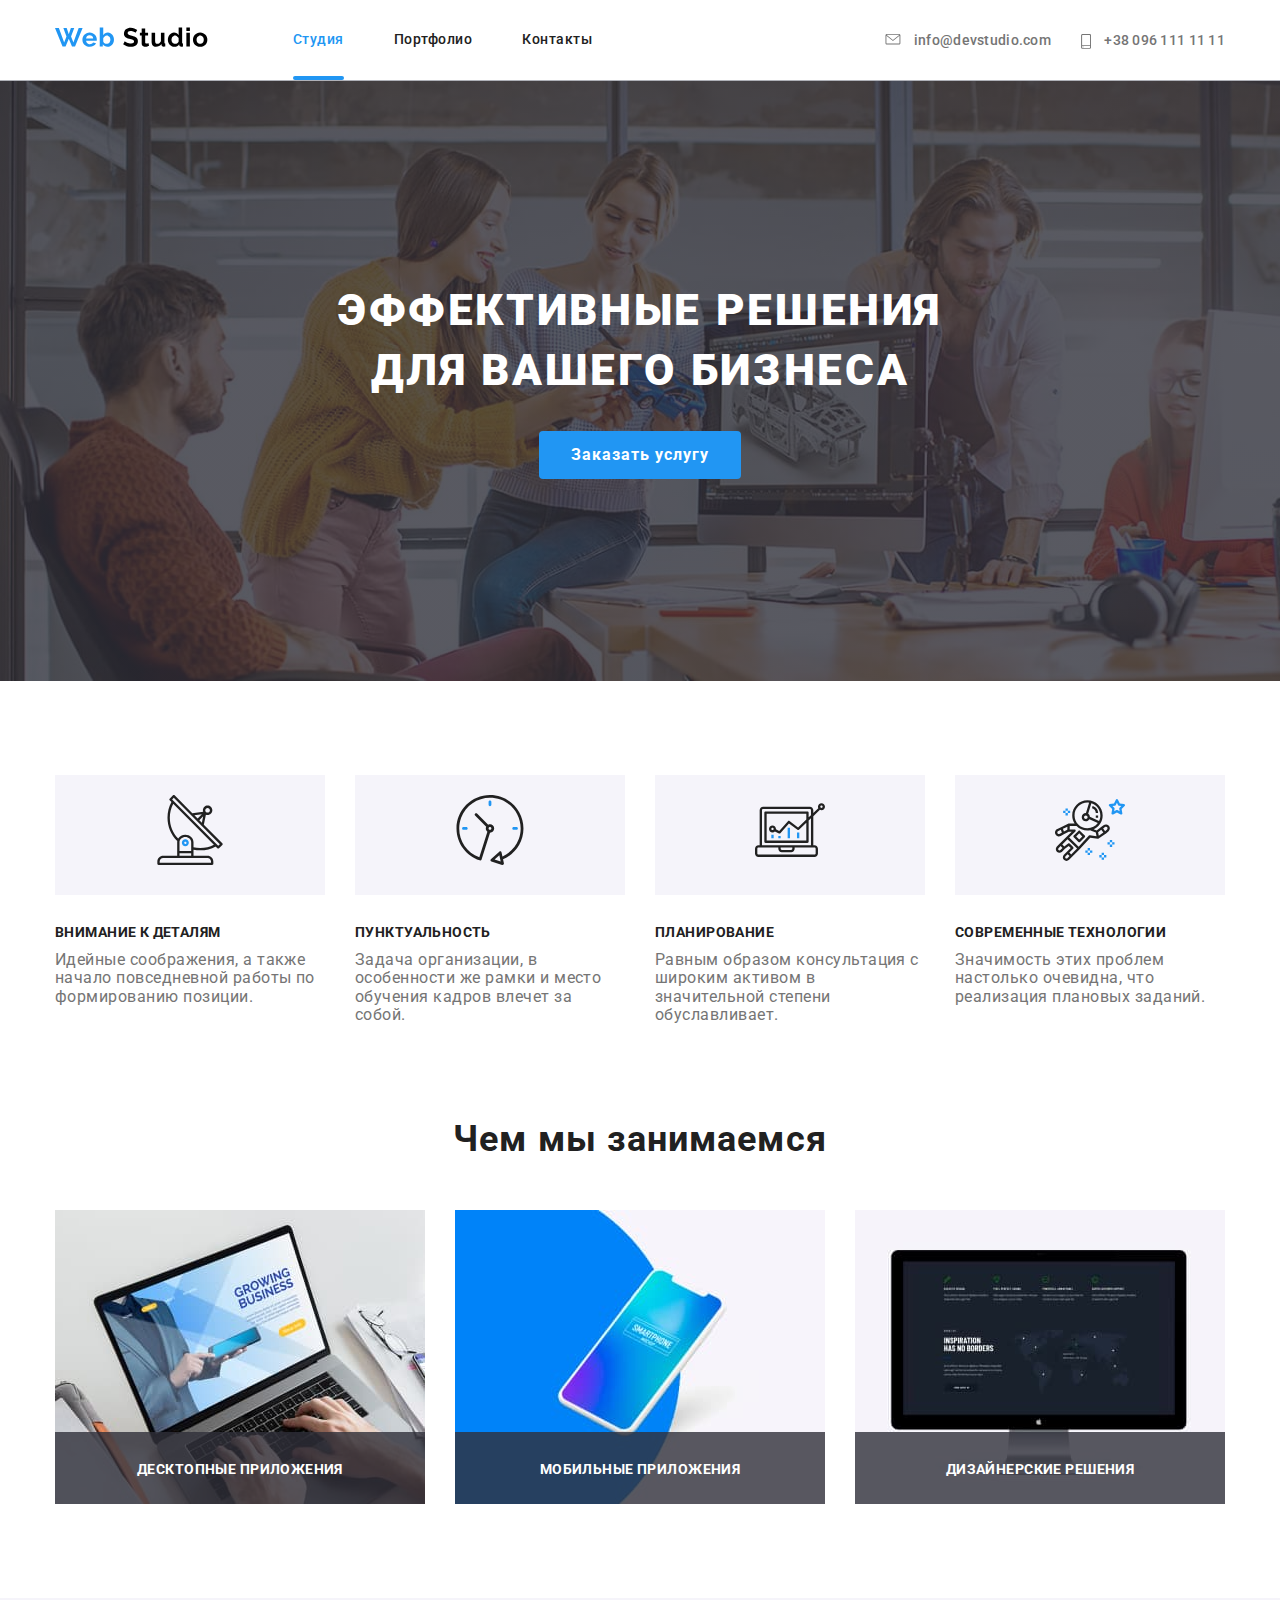
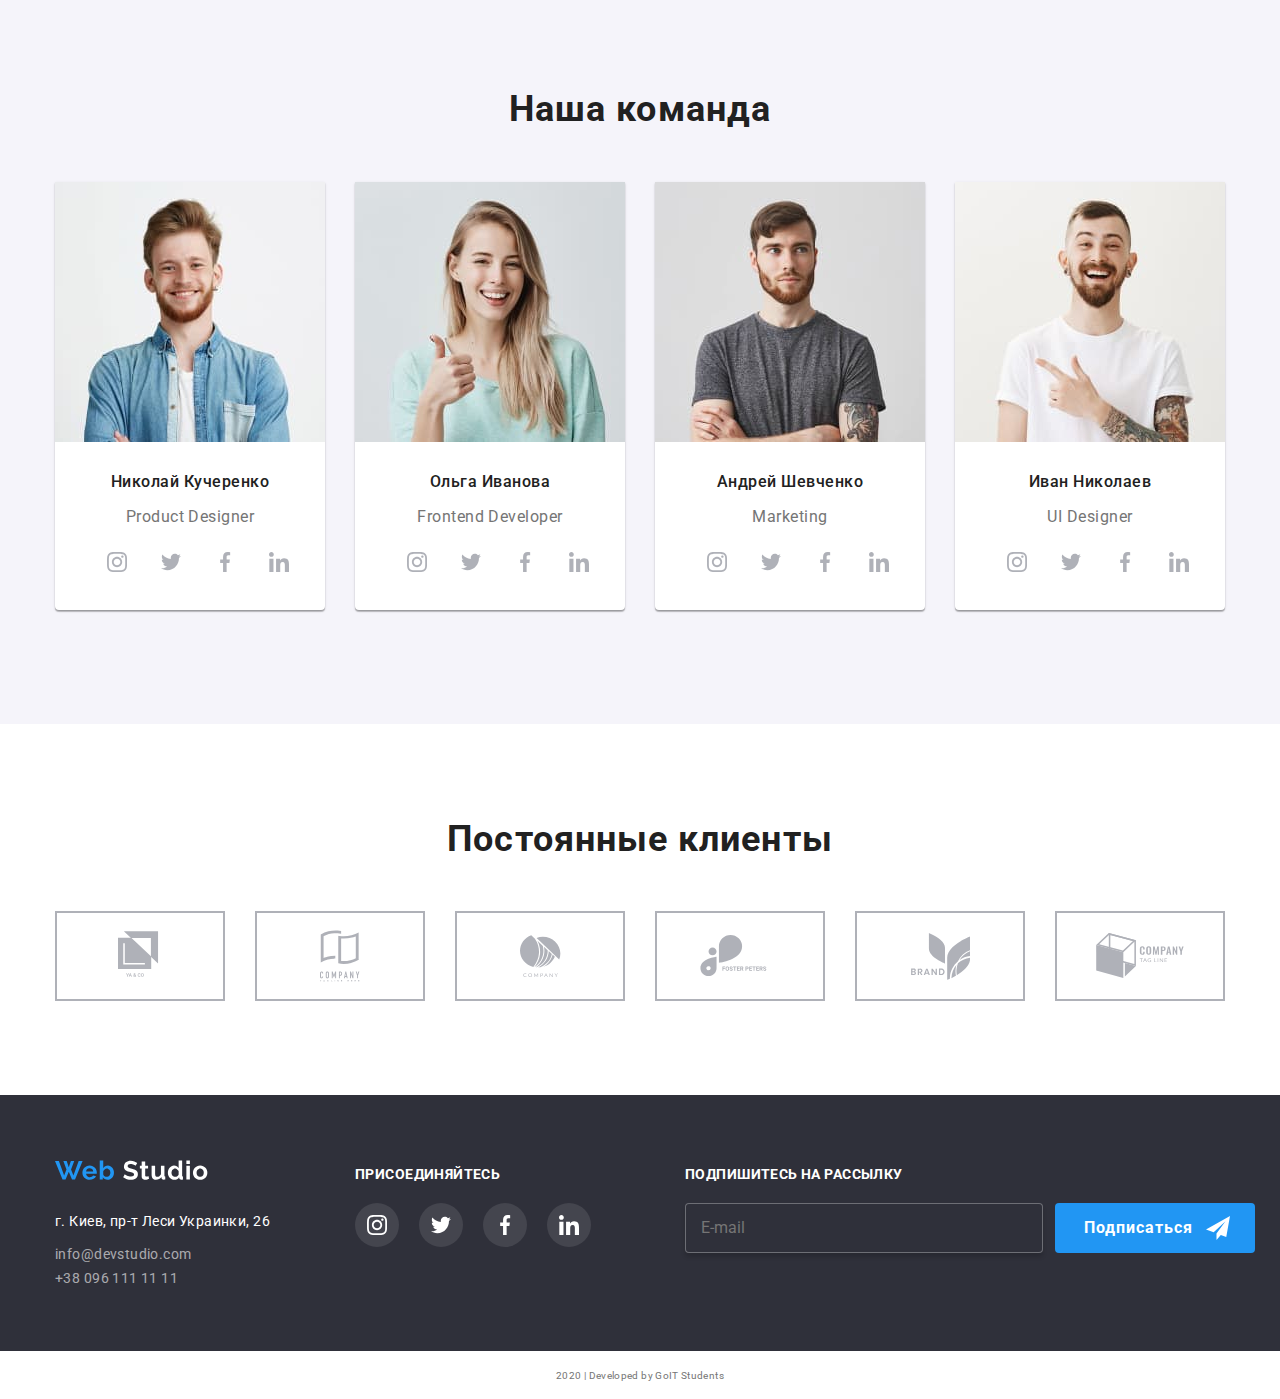
<file: index.html>
<!DOCTYPE html>
<html lang="ru">
  <head>
    <meta charset="UTF-8" />
    <meta name="viewport" content="width=device-width, initial-scale=1.0" />
    <title class="logo">WebStudio</title>
    <link
      href="https://fonts.googleapis.com/css2?family=Raleway:wght@700&family=Roboto:wght@400;500;700;900&display=swap"
      rel="stylesheet"
    />
    <link
      rel="stylesheet"
      href="https://cdnjs.cloudflare.com/ajax/libs/modern-normalize/0.6.0/modern-normalize.min.css"
    />
    <link rel="stylesheet" href="./css/main.css" />
    <link rel="stylesheet" href="./css/webstud.css" />
  </head>
  <body>
    <header class="page-header">
      <div class="container main-nav">
        <!-- ВОПРОС -->
        <nav class="main-nav">
          <a href="./index.html" class="logo">
            <svg class="icon-log">
              <use href="./images/sprite.svg#icon-webstudioheader"></use>
            </svg>
          </a>
          <ul class="site-nav list">
            <li class="item">
              <a href="./index.html" class="link current">Студия</a>
            </li>
            <li class="item">
              <a href="./portfolio.html" class="link">Портфолио</a>
            </li>
            <li class="item"><a href="" class="link">Контакты</a></li>
          </ul>
        </nav>

        <ul class="site-cont list">
          <li class="item">
            <a href="mailto:info@devstudio.com" class="address">
              <svg class="envelope">
                <use href="./images/sprite.svg#icon-envelope"></use>
              </svg>
              info@devstudio.com
            </a>
          </li>
          <li class="item">
            <a href="tel:+380961111111" class="address">
              <svg class="smartphone">
                <use href="./images/sprite.svg#icon-smartphone"></use>
              </svg>
              +38 096 111 11 11
            </a>
          </li>
        </ul>
      </div>
    </header>

    <main>
      <!-- Герой -->
      <section class="hero">
        <div class="centered-banner">
          <h1 class="banner-title">
            Эффективные решения <br />
            для вашего бизнеса
          </h1>
          <button class="banner-btn" data-modal-open>
            <span class="banner-btn-text">Заказать услугу</span>
          </button>
        </div>
      </section>

      <!-- Особенности-->
      <section class="feature-section">
        <div class="container">
          <ul class="feature list">
            <li class="feature-item">
              <div class="feature-icon-bg">
                <svg class="feature-icon">
                  <use href="./images/sprite.svg#icon-antenna1"></use>
                </svg>
              </div>
              <h3 class="title">Внимание к деталям</h3>
              <p class="text">
                Идейные соображения, а также начало повседневной работы по
                формированию позиции.
              </p>
            </li>
            <li class="feature-item">
              <div class="feature-icon-bg">
                <svg class="feature-icon">
                  <use href="./images/sprite.svg#icon-clock1"></use>
                </svg>
              </div>
              <h3 class="title">Пунктуальность</h3>
              <p class="text">
                Задача организации, в особенности же рамки и место обучения
                кадров влечет за собой.
              </p>
            </li>
            <li class="feature-item">
              <div class="feature-icon-bg">
                <svg class="feature-icon">
                  <use href="./images/sprite.svg#icon-diagram1"></use>
                </svg>
              </div>
              <h3 class="title">Планирование</h3>
              <p class="text">
                Равным образом консультация с широким активом в значительной
                степени обуславливает.
              </p>
            </li>
            <li class="feature-item">
              <div class="feature-icon-bg">
                <svg class="feature-icon">
                  <use href="./images/sprite.svg#icon-astronaut1"></use>
                </svg>
              </div>
              <h3 class="title">Современные технологии</h3>
              <p class="text">
                Значимость этих проблем настолько очевидна, что реализация
                плановых заданий.
              </p>
            </li>
          </ul>
        </div>
      </section>

      <!-- Наши услуги -->
      <section class="wwd-section">
        <div class="container">
          <h2 class="section-title">Чем мы занимаемся</h2>
          <ul class="service list">
            <li class="service-item">
              <div class="wwd-position">
                <img
                  src="./images/laptop.jpg"
                  alt="Ноутбук"
                  width="370"
                  height="294"
                />
                <h3 class="subtitle">Десктопные приложения</h3>
              </div>
            </li>

            <li class="service-item">
              <div class="wwd-position">
                <img
                  src="./images/phone.jpg"
                  alt="Смартфон"
                  width="370"
                  height="294"
                />
                <h3 class="subtitle">Мобильные приложения</h3>
              </div>
            </li>

            <li class="service-item">
              <div class="wwd-position">
                <img
                  src="./images/pc.jpg"
                  alt="Монитор"
                  width="370"
                  height="294"
                />
                <h3 class="subtitle">Дизайнерские решения</h3>
              </div>
            </li>
          </ul>
        </div>
      </section>

      <!-- Наша команда -->
      <section class="team-section">
        <div class="container">
          <h2 class="section-title">Наша команда</h2>
          <ul class="team list">
            <li class="team-card">
              <img
                class="team-member"
                src="./images/nikolay.jpg"
                alt="Фото Николая"
                width="270"
                height="260"
              />

              <h3 class="subtitle">Николай Кучеренко</h3>
              <p class="text">Product Designer</p>
              <ul class="team-links">
                <li class="team-link">
                  <a href="" aria-label="Instagram" class="logo-link">
                    <svg class="team-icon">
                      <use href="./images/sprite.svg#icon-instagram1"></use>
                    </svg>
                  </a>
                </li>
                <li class="team-link">
                  <a href="" aria-label="Twitter" class="logo-link">
                    <svg class="team-icon">
                      <use href="./images/sprite.svg#icon-twitter1"></use>
                    </svg>
                  </a>
                </li>
                <li class="team-link">
                  <a href="" aria-label="Facebook" class="logo-link">
                    <svg class="team-icon">
                      <use href="./images/sprite.svg#icon-facebook1"></use>
                    </svg>
                  </a>
                </li>
                <li class="team-link">
                  <a href="" aria-label="Linkedin" class="logo-link">
                    <svg class="team-icon">
                      <use href="./images/sprite.svg#icon-linkedin1"></use>
                    </svg>
                  </a>
                </li>
              </ul>
            </li>
            <li class="team-card">
              <img
                class="team-member"
                src="./images/olga.jpg"
                alt="Фото Ольги"
                width="270"
                height="260"
              />

              <h3 class="subtitle">Ольга Иванова</h3>
              <p class="text">Frontend Developer</p>
              <ul class="team-links">
                <li class="team-link">
                  <a href="" aria-label="Instagram" class="logo-link">
                    <svg class="team-icon">
                      <use href="./images/sprite.svg#icon-instagram1"></use>
                    </svg>
                  </a>
                </li>
                <li class="team-link">
                  <a href="" aria-label="Twitter" class="logo-link">
                    <svg class="team-icon">
                      <use href="./images/sprite.svg#icon-twitter1"></use>
                    </svg>
                  </a>
                </li>
                <li class="team-link">
                  <a href="" aria-label="Facebook" class="logo-link">
                    <svg class="team-icon">
                      <use href="./images/sprite.svg#icon-facebook1"></use>
                    </svg>
                  </a>
                </li>
                <li class="team-link">
                  <a href="" aria-label="Linkedin" class="logo-link">
                    <svg class="team-icon">
                      <use href="./images/sprite.svg#icon-linkedin1"></use>
                    </svg>
                  </a>
                </li>
              </ul>
            </li>
            <li class="team-card">
              <img
                class="team-member"
                src="./images/andrey.jpg"
                alt="Фото Андрея"
                width="270"
                height="260"
              />

              <h3 class="subtitle">Андрей Шевченко</h3>
              <p class="text">Marketing</p>
              <ul class="team-links">
                <li class="team-link">
                  <a href="" aria-label="Instagram" class="logo-link">
                    <svg class="team-icon">
                      <use href="./images/sprite.svg#icon-instagram1"></use>
                    </svg>
                  </a>
                </li>
                <li class="team-link">
                  <a href="" aria-label="Twitter" class="logo-link">
                    <svg class="team-icon">
                      <use href="./images/sprite.svg#icon-twitter1"></use>
                    </svg>
                  </a>
                </li>
                <li class="team-link">
                  <a href="" aria-label="Facebook" class="logo-link">
                    <svg class="team-icon">
                      <use href="./images/sprite.svg#icon-facebook1"></use>
                    </svg>
                  </a>
                </li>
                <li class="team-link">
                  <a href="" aria-label="Linkedin" class="logo-link">
                    <svg class="team-icon">
                      <use href="./images/sprite.svg#icon-linkedin1"></use>
                    </svg>
                  </a>
                </li>
              </ul>
            </li>
            <li class="team-card">
              <img
                class="team-member"
                src="./images/ivan.jpg"
                alt="Фото Ивана"
                width="270"
                height="260"
              />

              <h3 class="subtitle">Иван Николаев</h3>
              <p class="text">UI Designer</p>
              <ul class="team-links">
                <li class="team-link">
                  <a href="" aria-label="Instagram" class="logo-link">
                    <svg class="team-icon">
                      <use href="./images/sprite.svg#icon-instagram1"></use>
                    </svg>
                  </a>
                </li>
                <li class="team-link">
                  <a href="" aria-label="Twitter" class="logo-link">
                    <svg class="team-icon">
                      <use href="./images/sprite.svg#icon-twitter1"></use>
                    </svg>
                  </a>
                </li>
                <li class="team-link">
                  <a href="" aria-label="Facebook" class="logo-link">
                    <svg class="team-icon">
                      <use href="./images/sprite.svg#icon-facebook1"></use>
                    </svg>
                  </a>
                </li>
                <li class="team-link">
                  <a href="" aria-label="Linkedin" class="logo-link">
                    <svg class="team-icon">
                      <use href="./images/sprite.svg#icon-linkedin1"></use>
                    </svg>
                  </a>
                </li>
              </ul>
            </li>
          </ul>
        </div>
      </section>

      <!-- Партнёры -->
      <section class="partners-section">
        <div class="container">
          <h2 class="section-title">Постоянные клиенты</h2>
          <ul class="list">
            <li class="partner-item">
              <a class="item-link" href="">
                <svg class="partner-icon1 icon-hover">
                  <use href="./images/sprite.svg#icon-logo1"></use>
                </svg>
              </a>
            </li>
            <li class="partner-item">
              <a class="item-link" href="">
                <svg class="partner-icon2 icon-hover">
                  <use href="./images/sprite.svg#icon-logo2"></use>
                </svg>
              </a>
            </li>
            <li class="partner-item">
              <a class="item-link" href="">
                <svg class="partner-icon3 icon-hover">
                  <use href="./images/sprite.svg#icon-logo3"></use>
                </svg>
              </a>
            </li>
            <li class="partner-item">
              <a class="item-link" href="">
                <svg class="partner-icon4 icon-hover">
                  <use href="./images/sprite.svg#icon-logo4"></use>
                </svg>
              </a>
            </li>
            <li class="partner-item">
              <a class="item-link" href="">
                <svg class="partner-icon5 icon-hover">
                  <use href="./images/sprite.svg#icon-logo5"></use>
                </svg>
              </a>
            </li>
            <li class="partner-item">
              <a class="item-link" href="">
                <svg class="partner-icon6 icon-hover">
                  <use href="./images/sprite.svg#icon-logo6"></use>
                </svg>
              </a>
            </li>
          </ul>
        </div>
      </section>
    </main>

    <!-- Подвал страницы -->
    <footer>
      <!-- Адрес -->
      <section class="footer">
        <div class="container footer-cont">
          <div class="footer-flex">
            <div class="footer-adress">
              <a href="./index.html">
                <svg class="footer-logo">
                  <use href="./images/sprite.svg#icon-webstudiofooter"></use>
                </svg>
              </a>

              <address class="address-item">
                <p class="footer-text">г. Киев, пр-т Леси Украинки, 26</p>
                <a href="mailto:info@devstudio.com" class="footer-address-email"
                  >info@devstudio.com</a
                >
                <br />
                <a href="tel:+380961111111" class="footer-address-phone"
                  >+38 096 111 11 11</a
                >
              </address>
            </div>

            <!-- Социальные сети -->
            <div class="footer-join">
              <b class="call-to-action"> присоединяйтесь </b>
              <ul class="call-to-action-list-flex list">
                <li class="social-link-li">
                  <a
                    class="footer-icon-flex"
                    href=""
                    aria-label="Ссылка на Instagram"
                  >
                    <svg class="footer-icon">
                      <use href="./images/sprite.svg#icon-instagram2"></use>
                    </svg>
                  </a>
                </li>
                <li class="social-link-li">
                  <a
                    class="footer-icon-flex"
                    href=""
                    aria-label="Ссылка на Twitter"
                  >
                    <svg class="footer-icon">
                      <use href="./images/sprite.svg#icon-twitter2"></use>
                    </svg>
                  </a>
                </li>
                <li class="social-link-li">
                  <a
                    class="footer-icon-flex"
                    href=""
                    aria-label="Ссылка на Facebook"
                  >
                    <svg class="footer-icon">
                      <use href="./images/sprite.svg#icon-facebook2"></use>
                    </svg>
                  </a>
                </li>
                <li class="social-link-li">
                  <a
                    class="footer-icon-flex"
                    href=""
                    aria-label="Ссылка на Linkedin"
                  >
                    <svg class="footer-icon">
                      <use href="./images/sprite.svg#icon-linkedin2"></use>
                    </svg>
                  </a>
                </li>
              </ul>
            </div>
            <!-- Подписка -->
            <div class="subscribe-footer">
              <h3 class="call-to-action">Подпишитесь на рассылку</h3>
              <form class="footer-form">
                <div class="subscribe-box">
                  <input
                    class="footer-input"
                    type="email"
                    name="email"
                    placeholder="E-mail"
                  />
                  <button type="submit" class="input-btn">
                    <span class="input-btn-text">Подписаться</span>
                    <svg class="footer-btn-icon">
                      <use href="./images/footer (1).svg#icon-iconsend"></use>
                    </svg>
                  </button>
                </div>
              </form>
            </div>
          </div>
        </div>
      </section>
      <p class="bottom"><small>2020 | Developed by GoIT Students</small></p>
    </footer>

    <!-- MODAL -->
    <div class="backdrop is-hidden" data-modal>
      <div class="modal">
        <form class="modal-form">
          <button class="modal-x-btn" type="button" data-modal-close>
            <svg class="modal-x-icon">
              <use href="./images/modal.svg#icon-vector4"></use>
            </svg>
          </button>
          <div class="modal-title-box">
            <span class="modal-title">
              Оставьте свои данные, мы вам перезвоним
            </span>
          </div>
          <div class="form-field">
            <input
              type="text"
              name="user-name"
              class="form-input"
              placeholder=" "
              id="user-name"
            />
            <label for="user-name" class="form-label">Имя </label>
            <svg class="modal-icon">
              <use href="./images/modal.svg#icon-vector"></use>
            </svg>
          </div>
          <div class="form-field">
            <input
              type="tel"
              name="user-tel"
              class="form-input"
              placeholder=" "
              id="user-tel"
            />

            <label for="user-tel" class="form-label">Телефон </label>
            <svg class="modal-icon">
              <use href="./images/modal.svg#icon-vector2"></use>
            </svg>
          </div>
          <div class="form-field">
            <input
              type="email"
              name="user-mail"
              class="form-input"
              placeholder=" "
              id="user-email"
            />
            <label for="user-email" class="form-label">Почта </label>
            <svg class="modal-icon">
              <use href="./images/modal.svg#icon-vector3"></use>
            </svg>
          </div>
          <div class="form-field">
            <textarea name="" id="textarea" placeholder=" "></textarea>
            <label class="coment-label" for="textarea">Комментарий</label>
          </div>
          <div class="form-field checkbox-box">
            <label class="checkbox-label">
              <input class="checkbox" type="checkbox" name="checkbox" />
              <span class="checkbox-icon"></span>
              <span class="checkbox-text"
                >Соглашаюсь с рассылкой и принимаю</span
              >
              <a class="checkbox-link" href="">Условия договора</a>
            </label>
          </div>
          <button class="modal-btn" type="submit">
            <span class="modal-btn-text">Отправить</span>
          </button>
        </form>
      </div>
    </div>
    <script>
      (() => {
        const refs = {
          openModalBtn: document.querySelector("[data-modal-open]"),
          closeModalBtn: document.querySelector("[data-modal-close]"),
          modal: document.querySelector("[data-modal]"),
        };

        refs.openModalBtn.addEventListener("click", toggleModal);
        refs.closeModalBtn.addEventListener("click", toggleModal);

        function toggleModal() {
          refs.modal.classList.toggle("is-hidden");
        }
      })();
    </script>
  </body>
</html>
</file>
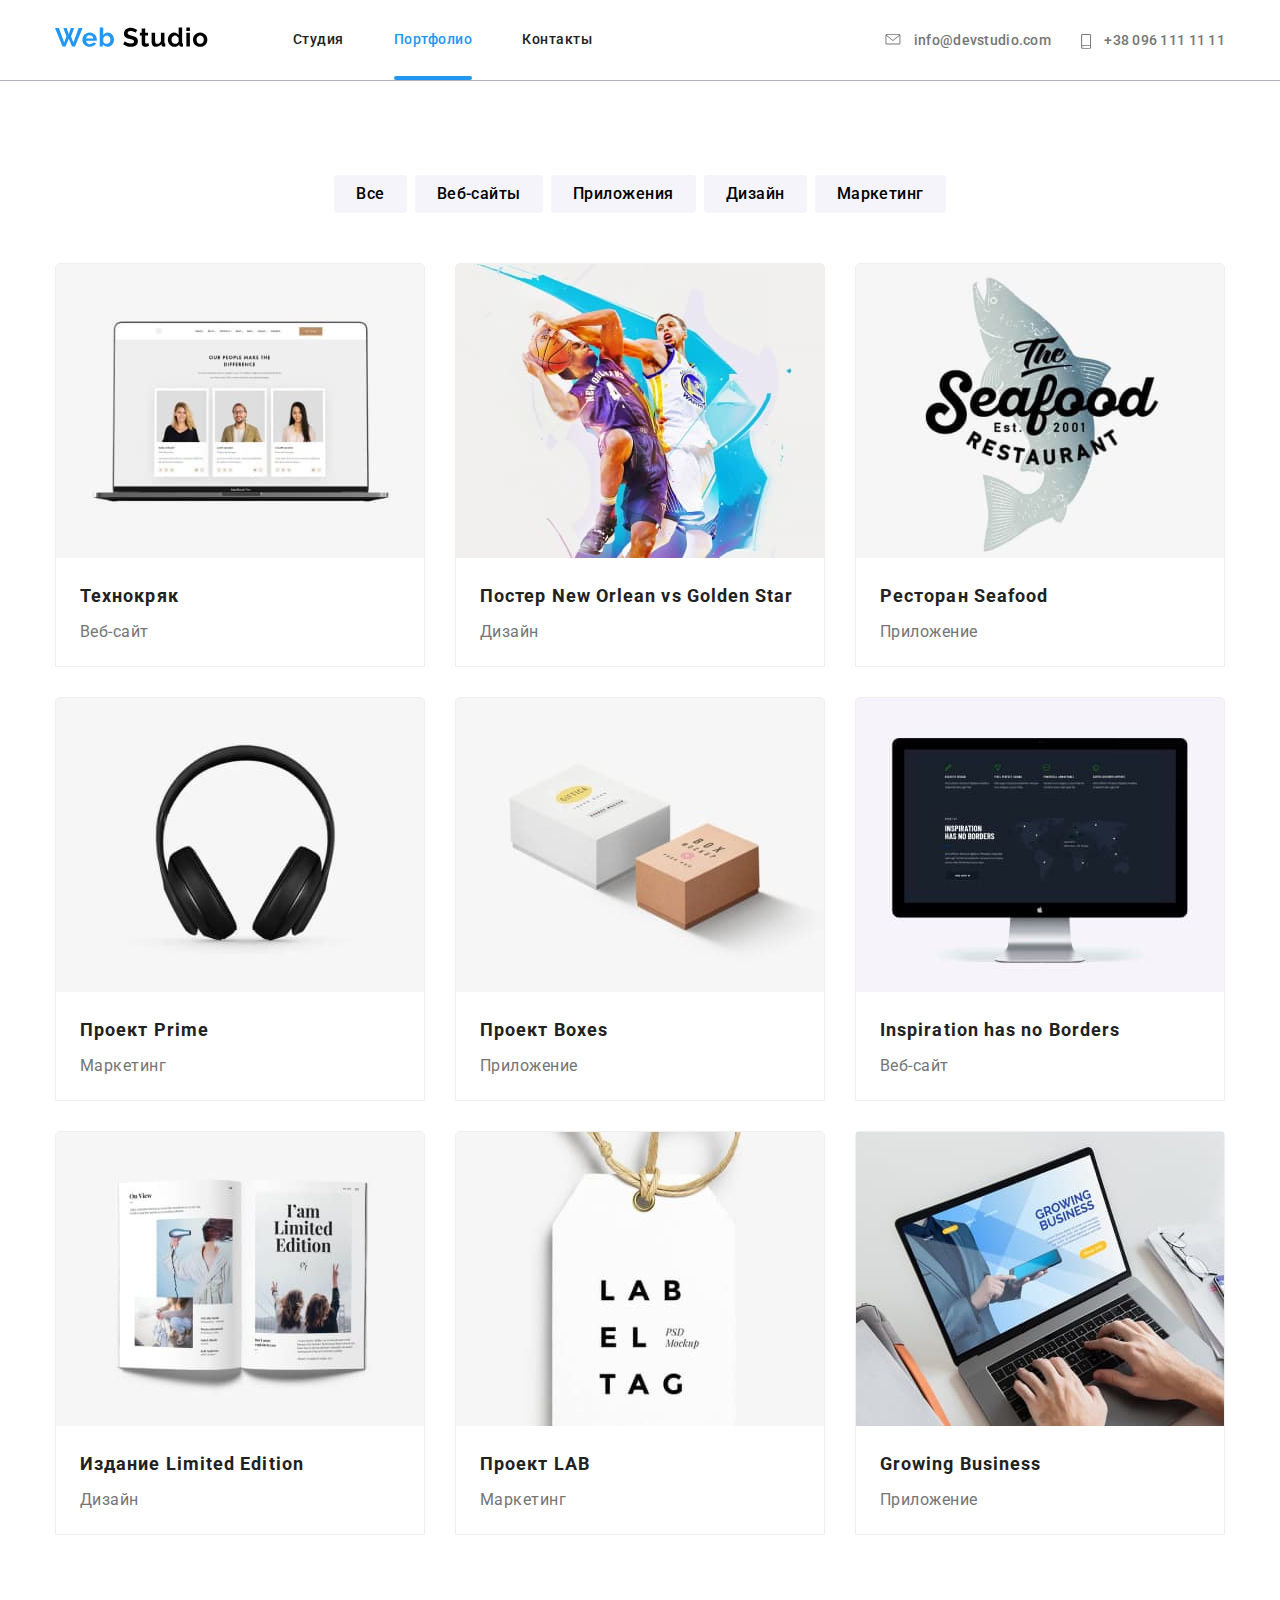
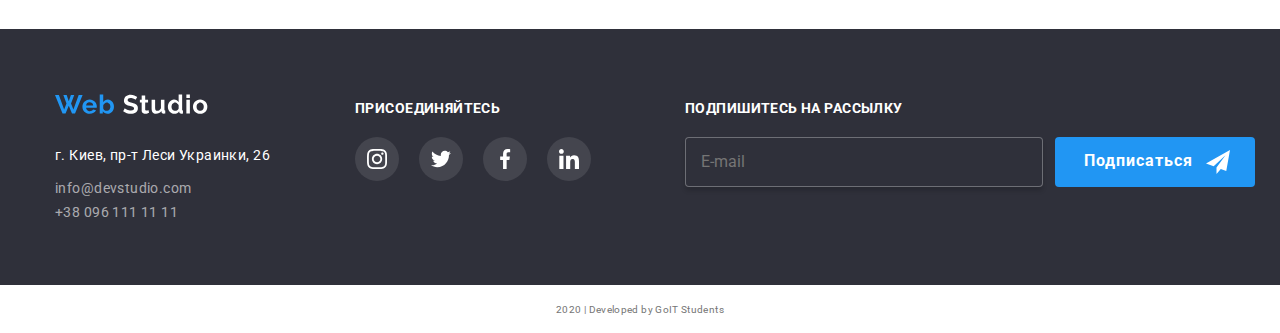
<file: portfolio.html>
<!DOCTYPE html>
<html lang="ru">
  <head>
    <meta charset="UTF-8" />
    <meta name="viewport" content="width=device-width, initial-scale=1.0" />
    <title>Portfolio</title>
    <link
      href="https://fonts.googleapis.com/css2?family=Raleway:wght@700&family=Roboto:wght@400;500;700;900&display=swap"
      rel="stylesheet"
    />
    <link
      rel="stylesheet"
      href="https://cdnjs.cloudflare.com/ajax/libs/modern-normalize/0.6.0/modern-normalize.min.css"
    />
    <link rel="stylesheet" href="./css/main.css" />
    <link rel="stylesheet" href="./css/portfolio.css" />
  </head>
  <body>
    <!-- Шапка страницы -->
    <header class="page-header">
      <div class="container main-nav">
        <!-- ВОПРОС -->
        <nav class="main-nav">
          <a href="./index.html" class="logo">
            <svg class="icon-log">
              <use href="./images/sprite.svg#icon-webstudioheader"></use>
            </svg>
          </a>
          <ul class="site-nav list">
            <li class="item">
              <a href="./index.html" class="link">Студия</a>
            </li>
            <li class="item">
              <a href="./portfolio.html" class="link current">Портфолио</a>
            </li>
            <li class="item"><a href="" class="link">Контакты</a></li>
          </ul>
        </nav>

        <ul class="site-cont list">
          <li class="item">
            <a href="mailto:info@devstudio.com" class="address">
              <svg class="envelope">
                <use href="./images/sprite.svg#icon-envelope"></use>
              </svg>
              info@devstudio.com
            </a>
          </li>
          <li class="item">
            <a href="tel:+380961111111" class="address">
              <svg class="smartphone">
                <use href="./images/sprite.svg#icon-smartphone"></use>
              </svg>
              +38 096 111 11 11
            </a>
          </li>
        </ul>
      </div>
    </header>
    <!-- Уникальный  контент -->
    <main>
      <!-- Примеры работ -->
      <section class="main-section">
        <div class="container">
          <!-- <h1>Галлерея работ</h1> -->
          <ul class="button-portfolio list">
            <li class="filter-btn">
              <button type="button" class="btn-portf">
                <span class="btn-text">Все</span>
              </button>
            </li>
            <li class="filter-btn">
              <button type="button" class="btn-portf">
                <span class="btn-text">Веб-сайты</span>
              </button>
            </li>
            <li class="filter-btn">
              <button type="button" class="btn-portf">
                <span class="btn-text">Приложения</span>
              </button>
            </li>
            <li class="filter-btn">
              <button type="button" class="btn-portf">
                <span class="btn-text">Дизайн</span>
              </button>
            </li>
            <li class="filter-btn">
              <button type="button" class="btn-portf">
                <span class="btn-text">Маркетинг</span>
              </button>
            </li>
          </ul>

          <ul class="filter-items">
            <li class="filter-item">
              <a href="" class="link">
                <div class="filter-overlay">
                  <img src="./images/img.jpg" alt="" />
                  <div class="filter-animation">
                    <p class="filter-text">
                      Технокряк это современная площадка распространения
                      коронавируса. Компании используют эту платформу для
                      цифрового шпионажа и атак на защищённые сервера
                      конкурентов.
                    </p>
                  </div>
                </div>
                <h2 class="title">Технокряк</h2>
                <p class="text">Веб-сайт</p>
              </a>
            </li>
            <li class="filter-item">
              <a href="" class="link">
                <div class="filter-overlay">
                  <img src="./images/img2.jpg" alt="" />
                  <div class="filter-animation">
                    <p class="filter-text">
                      Технокряк это современная площадка распространения
                      коронавируса. Компании используют эту платформу для
                      цифрового шпионажа и атак на защищённые сервера
                      конкурентов.
                    </p>
                  </div>
                </div>
                <h2 class="title">Постер New Orlean vs Golden Star</h2>
                <p class="text">Дизайн</p>
              </a>
            </li>
            <li class="filter-item">
              <a href="" class="link">
                <div class="filter-overlay">
                  <img src="./images/img3.jpg" alt="" />
                  <div class="filter-animation">
                    <p class="filter-text">
                      Технокряк это современная площадка распространения
                      коронавируса. Компании используют эту платформу для
                      цифрового шпионажа и атак на защищённые сервера
                      конкурентов.
                    </p>
                  </div>
                </div>
                <h2 class="title">Ресторан Seafood</h2>
                <p class="text">Приложение</p>
              </a>
            </li>
            <li class="filter-item">
              <a href="" class="link">
                <div class="filter-overlay">
                  <img src="./images/img4.jpg" alt="" />
                  <div class="filter-animation">
                    <p class="filter-text">
                      Технокряк это современная площадка распространения
                      коронавируса. Компании используют эту платформу для
                      цифрового шпионажа и атак на защищённые сервера
                      конкурентов.
                    </p>
                  </div>
                </div>
                <h2 class="title">Проект Prime</h2>
                <p class="text">Маркетинг</p>
              </a>
            </li>
            <li class="filter-item">
              <a href="" class="link">
                <div class="filter-overlay">
                  <img src="./images/img5.jpg" alt="" />
                  <div class="filter-animation">
                    <p class="filter-text">
                      Технокряк это современная площадка распространения
                      коронавируса. Компании используют эту платформу для
                      цифрового шпионажа и атак на защищённые сервера
                      конкурентов.
                    </p>
                  </div>
                </div>
                <h2 class="title">Проект Boxes</h2>
                <p class="text">Приложение</p>
              </a>
            </li>
            <li class="filter-item">
              <a href="" class="link">
                <div class="filter-overlay">
                  <img src="./images/img6.jpg" alt="" />
                  <div class="filter-animation">
                    <p class="filter-text">
                      Технокряк это современная площадка распространения
                      коронавируса. Компании используют эту платформу для
                      цифрового шпионажа и атак на защищённые сервера
                      конкурентов.
                    </p>
                  </div>
                </div>
                <h2 class="title">Inspiration has no Borders</h2>
                <p class="text">Веб-сайт</p>
              </a>
            </li>
            <li class="filter-item">
              <a href="" class="link">
                <div class="filter-overlay">
                  <img src="./images/img7.jpg" alt="" />
                  <div class="filter-animation">
                    <p class="filter-text">
                      Технокряк это современная площадка распространения
                      коронавируса. Компании используют эту платформу для
                      цифрового шпионажа и атак на защищённые сервера
                      конкурентов.
                    </p>
                  </div>
                </div>
                <h2 class="title">Издание Limited Edition</h2>
                <p class="text">Дизайн</p>
              </a>
            </li>
            <li class="filter-item">
              <a href="" class="link">
                <div class="filter-overlay">
                  <img src="./images/img8.jpg" alt="" />
                  <div class="filter-animation">
                    <p class="filter-text">
                      Технокряк это современная площадка распространения
                      коронавируса. Компании используют эту платформу для
                      цифрового шпионажа и атак на защищённые сервера
                      конкурентов.
                    </p>
                  </div>
                </div>
                <h2 class="title">Проект LAB</h2>
                <p class="text">Маркетинг</p>
              </a>
            </li>
            <li class="filter-item">
              <a href="" class="link">
                <div class="filter-overlay">
                  <img src="./images/img9.jpg" alt="" />
                  <div class="filter-animation">
                    <p class="filter-text">
                      Технокряк это современная площадка распространения
                      коронавируса. Компании используют эту платформу для
                      цифрового шпионажа и атак на защищённые сервера
                      конкурентов.
                    </p>
                  </div>
                </div>
                <h2 class="title">Growing Business</h2>
                <p class="text">Приложение</p>
              </a>
            </li>
          </ul>
        </div>
      </section>
    </main>

    <!-- Подвал страницы -->
    <footer>
      <!-- Адрес -->
      <section class="footer">
        <div class="container footer-cont">
          <div class="footer-flex">
            <div class="footer-adress">
              <a href="./index.html">
                <svg class="footer-logo">
                  <use href="./images/sprite.svg#icon-webstudiofooter"></use>
                </svg>
              </a>

              <address class="address-item">
                <p class="footer-text">г. Киев, пр-т Леси Украинки, 26</p>
                <a href="mailto:info@devstudio.com" class="footer-address-email"
                  >info@devstudio.com</a
                >
                <br />
                <a href="tel:+380961111111" class="footer-address-phone"
                  >+38 096 111 11 11</a
                >
              </address>
            </div>

            <!-- Социальные сети -->
            <div class="footer-join">
              <b class="call-to-action"> присоединяйтесь </b>
              <ul class="call-to-action-list-flex list">
                <li class="social-link-li">
                  <a
                    class="footer-icon-flex"
                    href=""
                    aria-label="Ссылка на Instagram"
                  >
                    <svg class="footer-icon">
                      <use href="./images/sprite.svg#icon-instagram2"></use>
                    </svg>
                  </a>
                </li>
                <li class="social-link-li">
                  <a
                    class="footer-icon-flex"
                    href=""
                    aria-label="Ссылка на Twitter"
                  >
                    <svg class="footer-icon">
                      <use href="./images/sprite.svg#icon-twitter2"></use>
                    </svg>
                  </a>
                </li>
                <li class="social-link-li">
                  <a
                    class="footer-icon-flex"
                    href=""
                    aria-label="Ссылка на Facebook"
                  >
                    <svg class="footer-icon">
                      <use href="./images/sprite.svg#icon-facebook2"></use>
                    </svg>
                  </a>
                </li>
                <li class="social-link-li">
                  <a
                    class="footer-icon-flex"
                    href=""
                    aria-label="Ссылка на Linkedin"
                  >
                    <svg class="footer-icon">
                      <use href="./images/sprite.svg#icon-linkedin2"></use>
                    </svg>
                  </a>
                </li>
              </ul>
            </div>
            <!-- Подписка -->
            <div class="subscribe-footer">
              <h3 class="call-to-action">Подпишитесь на рассылку</h3>
              <form class="footer-form">
                <div class="subscribe-box">
                  <input
                    class="footer-input"
                    type="email"
                    name="email"
                    placeholder="E-mail"
                  />
                  <button type="submit" class="input-btn">
                    <span class="input-btn-text">Подписаться</span>
                    <svg class="footer-btn-icon">
                      <use href="./images/footer (1).svg#icon-iconsend"></use>
                    </svg>
                  </button>
                </div>
              </form>
            </div>
          </div>
        </div>
      </section>
      <p class="bottom"><small>2020 | Developed by GoIT Students</small></p>
    </footer>
  </body>
</html>
</file>
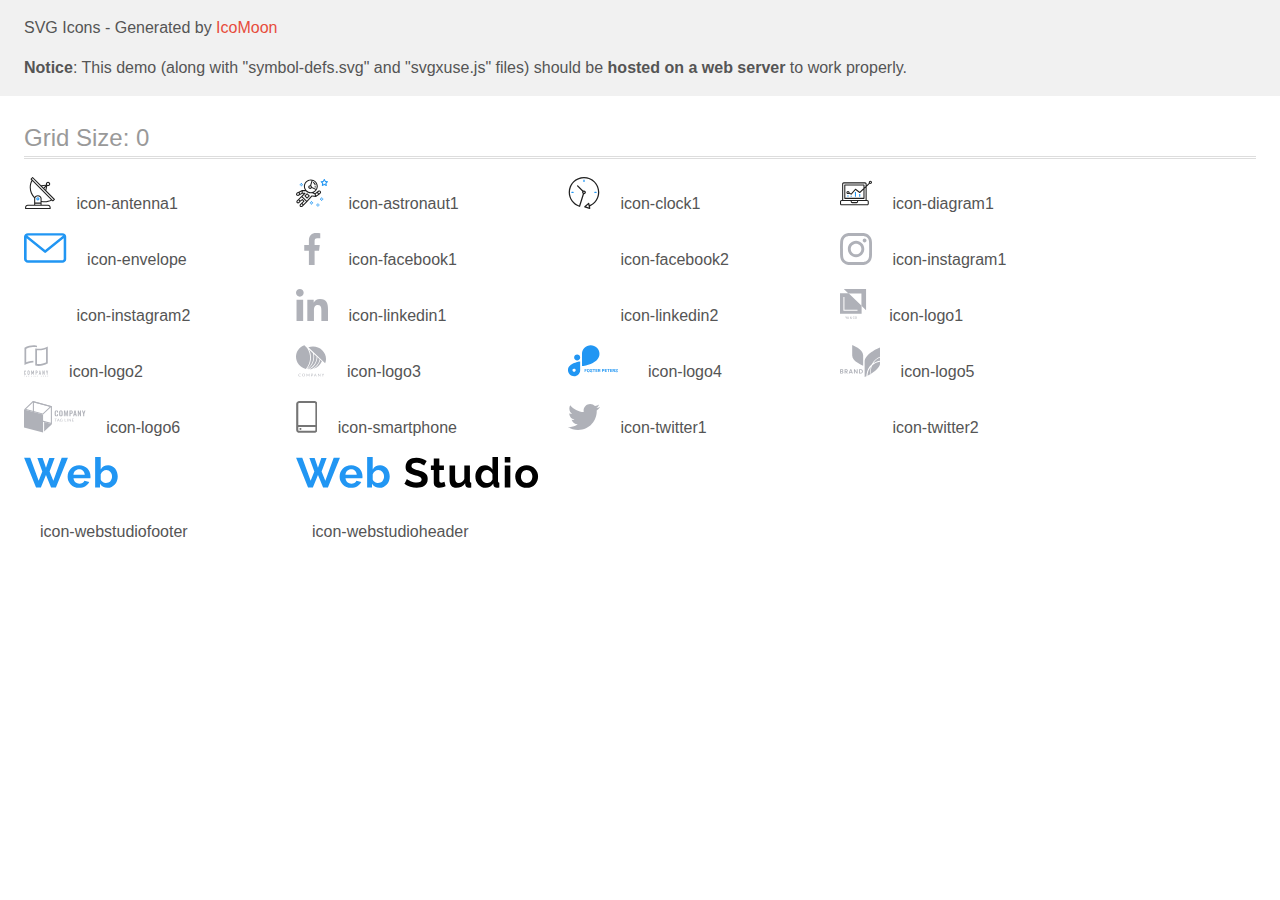
<file: svg/demo-external-svg.html>
<!doctype html>
<html>
<head>
    <title>IcoMoon - SVG Icons</title>
    <meta charset="utf-8">
    <meta name="viewport" content="width=device-width, initial-scale=1">
    <link rel="stylesheet" href="demo-files/demo.css">
    <link rel="stylesheet" href="style.css">
</head>
<body>
<header class="bgc1 clearfix">
<div class="mhl">
    <p>SVG Icons - Generated by <a href="https://icomoon.io/app">IcoMoon</a></p><p><strong>Notice</strong>: This demo (along with "symbol-defs.svg" and "svgxuse.js" files) should be <b>hosted on a web server</b> to work properly.</p>
</div>
</header>
    <div class="clearfix mhl ptl">
        <h1 class="mvm mtn fgc1">Grid Size: 0</h1>
        <div class="glyph fs1">
            <div class="clearfix pbs">
                <svg class="icon icon-antenna1"><use xlink:href="symbol-defs.svg#icon-antenna1"></use></svg><span class="name"> icon-antenna1</span>
            </div>
        </div>
        <div class="glyph fs1">
            <div class="clearfix pbs">
                <svg class="icon icon-astronaut1"><use xlink:href="symbol-defs.svg#icon-astronaut1"></use></svg><span class="name"> icon-astronaut1</span>
            </div>
        </div>
        <div class="glyph fs1">
            <div class="clearfix pbs">
                <svg class="icon icon-clock1"><use xlink:href="symbol-defs.svg#icon-clock1"></use></svg><span class="name"> icon-clock1</span>
            </div>
        </div>
        <div class="glyph fs1">
            <div class="clearfix pbs">
                <svg class="icon icon-diagram1"><use xlink:href="symbol-defs.svg#icon-diagram1"></use></svg><span class="name"> icon-diagram1</span>
            </div>
        </div>
        <div class="glyph fs1">
            <div class="clearfix pbs">
                <svg class="icon icon-envelope"><use xlink:href="symbol-defs.svg#icon-envelope"></use></svg><span class="name"> icon-envelope</span>
            </div>
        </div>
        <div class="glyph fs1">
            <div class="clearfix pbs">
                <svg class="icon icon-facebook1"><use xlink:href="symbol-defs.svg#icon-facebook1"></use></svg><span class="name"> icon-facebook1</span>
            </div>
        </div>
        <div class="glyph fs1">
            <div class="clearfix pbs">
                <svg class="icon icon-facebook2"><use xlink:href="symbol-defs.svg#icon-facebook2"></use></svg><span class="name"> icon-facebook2</span>
            </div>
        </div>
        <div class="glyph fs1">
            <div class="clearfix pbs">
                <svg class="icon icon-instagram1"><use xlink:href="symbol-defs.svg#icon-instagram1"></use></svg><span class="name"> icon-instagram1</span>
            </div>
        </div>
        <div class="glyph fs1">
            <div class="clearfix pbs">
                <svg class="icon icon-instagram2"><use xlink:href="symbol-defs.svg#icon-instagram2"></use></svg><span class="name"> icon-instagram2</span>
            </div>
        </div>
        <div class="glyph fs1">
            <div class="clearfix pbs">
                <svg class="icon icon-linkedin1"><use xlink:href="symbol-defs.svg#icon-linkedin1"></use></svg><span class="name"> icon-linkedin1</span>
            </div>
        </div>
        <div class="glyph fs1">
            <div class="clearfix pbs">
                <svg class="icon icon-linkedin2"><use xlink:href="symbol-defs.svg#icon-linkedin2"></use></svg><span class="name"> icon-linkedin2</span>
            </div>
        </div>
        <div class="glyph fs1">
            <div class="clearfix pbs">
                <svg class="icon icon-logo1"><use xlink:href="symbol-defs.svg#icon-logo1"></use></svg><span class="name"> icon-logo1</span>
            </div>
        </div>
        <div class="glyph fs1">
            <div class="clearfix pbs">
                <svg class="icon icon-logo2"><use xlink:href="symbol-defs.svg#icon-logo2"></use></svg><span class="name"> icon-logo2</span>
            </div>
        </div>
        <div class="glyph fs1">
            <div class="clearfix pbs">
                <svg class="icon icon-logo3"><use xlink:href="symbol-defs.svg#icon-logo3"></use></svg><span class="name"> icon-logo3</span>
            </div>
        </div>
        <div class="glyph fs1">
            <div class="clearfix pbs">
                <svg class="icon icon-logo4"><use xlink:href="symbol-defs.svg#icon-logo4"></use></svg><span class="name"> icon-logo4</span>
            </div>
        </div>
        <div class="glyph fs1">
            <div class="clearfix pbs">
                <svg class="icon icon-logo5"><use xlink:href="symbol-defs.svg#icon-logo5"></use></svg><span class="name"> icon-logo5</span>
            </div>
        </div>
        <div class="glyph fs1">
            <div class="clearfix pbs">
                <svg class="icon icon-logo6"><use xlink:href="symbol-defs.svg#icon-logo6"></use></svg><span class="name"> icon-logo6</span>
            </div>
        </div>
        <div class="glyph fs1">
            <div class="clearfix pbs">
                <svg class="icon icon-smartphone"><use xlink:href="symbol-defs.svg#icon-smartphone"></use></svg><span class="name"> icon-smartphone</span>
            </div>
        </div>
        <div class="glyph fs1">
            <div class="clearfix pbs">
                <svg class="icon icon-twitter1"><use xlink:href="symbol-defs.svg#icon-twitter1"></use></svg><span class="name"> icon-twitter1</span>
            </div>
        </div>
        <div class="glyph fs1">
            <div class="clearfix pbs">
                <svg class="icon icon-twitter2"><use xlink:href="symbol-defs.svg#icon-twitter2"></use></svg><span class="name"> icon-twitter2</span>
            </div>
        </div>
        <div class="glyph fs1">
            <div class="clearfix pbs">
                <svg class="icon icon-webstudiofooter"><use xlink:href="symbol-defs.svg#icon-webstudiofooter"></use></svg><span class="name"> icon-webstudiofooter</span>
            </div>
        </div>
        <div class="glyph fs1">
            <div class="clearfix pbs">
                <svg class="icon icon-webstudioheader"><use xlink:href="symbol-defs.svg#icon-webstudioheader"></use></svg><span class="name"> icon-webstudioheader</span>
            </div>
        </div>
  </div>
<script defer src="svgxuse.js"></script>
</body>
</html>
</file>
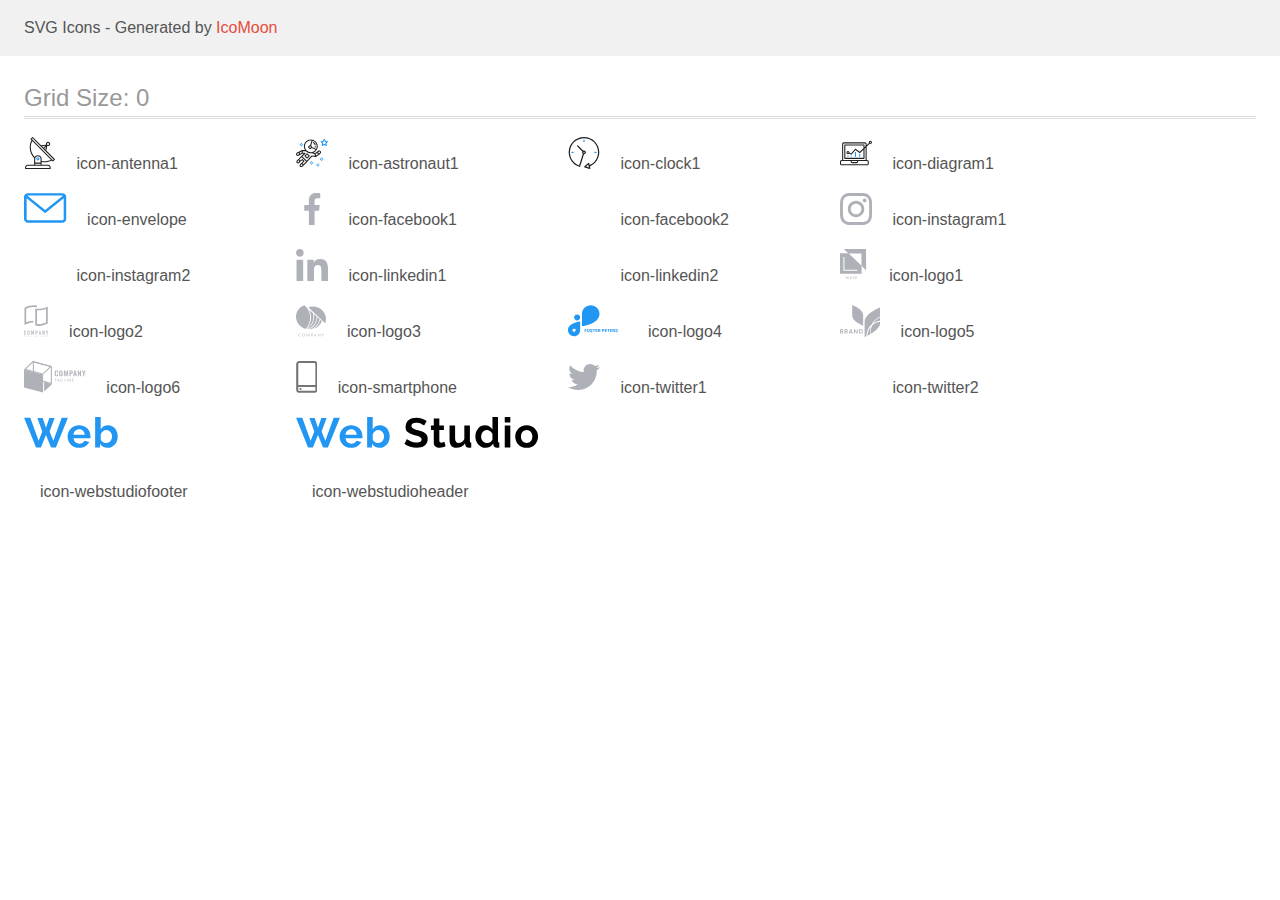
<file: svg/demo.html>
<!doctype html>
<html>
<head>
    <title>IcoMoon - SVG Icons</title>
    <meta charset="utf-8">
    <meta name="viewport" content="width=device-width, initial-scale=1">
    <link rel="stylesheet" href="demo-files/demo.css">
    <link rel="stylesheet" href="style.css">
</head>
<body>
<svg aria-hidden="true" style="position: absolute; width: 0; height: 0; overflow: hidden;" version="1.1" xmlns="http://www.w3.org/2000/svg" xmlns:xlink="http://www.w3.org/1999/xlink">
<defs>
<symbol id="icon-antenna1" viewBox="0 0 32 32">
<path fill="#212121" style="fill: var(--color1, #212121)" d="M30.773 22.098l-8.443-8.505 0.937-4.616c0.225 0.090 0.485 0.144 0.758 0.146h0.007c0.008 0 0.017 0 0.026 0 1.192 0 2.159-0.967 2.159-2.159s-0.967-2.159-2.159-2.159c-1.192 0-2.159 0.967-2.159 2.159 0 0.259 0.046 0.508 0.13 0.739l-0.005-0.015-4.96 0.606-8.091-8.133c-0.096-0.098-0.229-0.159-0.376-0.16h-0c-0.14 0.001-0.274 0.057-0.373 0.155l-1.512 1.504c-0.096 0.097-0.156 0.23-0.156 0.377s0.060 0.281 0.156 0.377v0l0.814 0.825c-1.143 2.062-1.816 4.522-1.816 7.139 0 4.106 1.656 7.824 4.336 10.525l-0.001-0.001c0.043 0.041 0.092 0.074 0.146 0.097-0.032 0.164-0.051 0.353-0.052 0.546v6.188h-6.4c-1.472 0.001-2.666 1.194-2.667 2.666v1.067c0 0.295 0.239 0.534 0.534 0.534h24.534c0.294 0 0.533-0.239 0.533-0.534v-1.067c-0.002-1.472-1.195-2.665-2.666-2.666h-6.4v-2.742c1.003 0.21 2.024 0.317 3.049 0.32 2.58-0.003 5.005-0.663 7.117-1.822l-0.077 0.039 0.818 0.823c0.099 0.101 0.235 0.159 0.376 0.16 0.14-0.001 0.274-0.057 0.373-0.155l1.512-1.504c0.096-0.097 0.156-0.23 0.156-0.377s-0.060-0.281-0.156-0.377v0zM23.28 6.233c0.193-0.192 0.459-0.31 0.752-0.31 0.589 0 1.067 0.478 1.067 1.066s-0.477 1.066-1.067 1.066c-0 0-0 0-0 0h-0.004c-0.587-0.003-1.061-0.479-1.061-1.066 0-0.295 0.12-0.563 0.314-0.756l0-0h-0.002zM22.024 9.737l-0.598 2.946-1.175-1.183 1.774-1.763zM21.419 8.835l-1.92 1.909-1.486-1.493 3.406-0.416zM24.004 28.8c0.884 0 1.6 0.716 1.6 1.6v0 0.534h-23.466v-0.534c0-0.884 0.716-1.6 1.6-1.6v0h20.267zM16.538 26.666v1.067h-5.334v-1.067h5.334zM11.204 25.6v-4.053c0-1.294 1.196-2.346 2.667-2.346s2.667 1.053 2.667 2.346v4.053h-5.334zM17.604 23.904v-2.357c0-1.882-1.675-3.413-3.733-3.413-0.017-0-0.038-0-0.058-0-1.353 0-2.54 0.707-3.213 1.771l-0.009 0.016c-2.36-2.482-3.812-5.846-3.812-9.55 0-2.314 0.567-4.496 1.569-6.414l-0.036 0.077 18.602 18.709c-1.823 0.947-3.979 1.502-6.266 1.502-1.079 0-2.128-0.124-3.136-0.357l0.093 0.018zM28.893 23.22l-21.057-21.181 0.754-0.752 7.935 7.98c0.004 0 0.006 0.007 0.010 0.010l13.114 13.191-0.757 0.752z"></path>
<path fill="#2196f3" style="fill: var(--color2, #2196f3)" d="M13.876 20.267h-0.005c-0.001 0-0.002 0-0.002 0-0.884 0-1.6 0.716-1.6 1.6s0.715 1.599 1.597 1.6h0.005c0.001 0 0.001 0 0.002 0 0.884 0 1.6-0.716 1.6-1.6s-0.715-1.599-1.598-1.6h-0zM14.249 22.245c-0.096 0.096-0.229 0.155-0.376 0.155-0.295 0-0.534-0.239-0.534-0.534s0.238-0.533 0.532-0.533h0c0.293 0.001 0.531 0.239 0.531 0.533 0 0.148-0.060 0.282-0.157 0.378l-0 0h0.005z"></path>
</symbol>
<symbol id="icon-astronaut1" viewBox="0 0 32 32">
<path fill="#2196f3" style="fill: var(--color2, #2196f3)" d="M31.974 4.524c-0.064-0.191-0.227-0.332-0.427-0.362l-0.003-0-1.911-0.278-0.855-1.731c-0.179-0.365-0.777-0.365-0.956 0l-0.855 1.731-1.911 0.278c-0.26 0.039-0.457 0.26-0.457 0.528 0 0.15 0.062 0.285 0.161 0.382l1.383 1.348-0.326 1.903c-0.034 0.2 0.048 0.402 0.212 0.522 0.166 0.12 0.383 0.135 0.562 0.040l1.709-0.899 1.709 0.899c0.072 0.038 0.157 0.060 0.247 0.060 0.295 0 0.534-0.239 0.534-0.534 0-0.031-0.003-0.062-0.008-0.092l0 0.003-0.326-1.903 1.383-1.348c0.099-0.097 0.161-0.233 0.161-0.382 0-0.059-0.009-0.115-0.027-0.168l0.001 0.004zM29.511 5.851c-0.126 0.122-0.183 0.299-0.153 0.472l0.191 1.114-1-0.526c-0.072-0.039-0.158-0.062-0.249-0.062s-0.177 0.023-0.252 0.063l0.003-0.001-1 0.526 0.191-1.114c0.005-0.027 0.008-0.058 0.008-0.090 0-0.15-0.062-0.285-0.161-0.382l-0.81-0.789 1.119-0.163c0.174-0.025 0.324-0.134 0.401-0.292l0.501-1.013 0.5 1.013c0.078 0.158 0.228 0.267 0.402 0.292l1.119 0.162-0.809 0.79zM26.134 20.522h-1.067v1.067h1.067v-1.067zM26.134 22.656h-1.067v1.066h1.067v-1.066zM27.2 21.589h-1.067v1.067h1.067v-1.067z"></path>
<path fill="#2196f3" style="fill: var(--color2, #2196f3)" d="M25.067 21.589h-1.067v1.067h1.067v-1.067zM22.4 26.389h-1.067v1.067h1.067v-1.067zM22.4 28.523h-1.067v1.067h1.067v-1.067zM23.467 27.456h-1.067v1.067h1.067v-1.067zM21.334 27.456h-1.067v1.067h1.067v-1.067zM16 24.256h-1.066v1.067h1.066v-1.067zM16 26.389h-1.066v1.067h1.066v-1.067zM17.067 25.322h-1.067v1.067h1.067v-1.067zM14.933 25.322h-1.066v1.067h1.067v-1.067zM5.867 6.122h-1.066v1.066h1.066v-1.066zM5.867 8.256h-1.066v1.066h1.066v-1.066zM6.933 7.189h-1.067v1.067h1.066v-1.067zM4.8 7.189h-1.067v1.067h1.067v-1.067z"></path>
<path fill="#212121" style="fill: var(--color1, #212121)" d="M24.715 14.16c-0.28-0.376-0.698-0.636-1.179-0.703l-0.009-0.001c-0.076-0.012-0.164-0.018-0.254-0.018-0.411 0-0.789 0.139-1.090 0.373l0.004-0.003-1.253 0.96-1.898 1.417-1.358-0.541c2.421-1.086 4.113-3.508 4.113-6.32 0-3.823-3.122-6.934-6.961-6.934s-6.961 3.11-6.961 6.934c0 1.386 0.415 2.674 1.12 3.759l-2.768-0.024c-0.009 0-0.016 0.005-0.023 0.005-0.057 0.003-0.11 0.014-0.159 0.033l0.004-0.001c-0.013 0.005-0.026 0.007-0.038 0.013-0.006 0.003-0.013 0.003-0.019 0.006l-3.233 1.596c-0 0-0.001 0-0.001 0.001l-1.893 0.91c-0.024 0.011-0.045 0.023-0.064 0.036l0.001-0.001c-0.482 0.324-0.795 0.867-0.795 1.483 0 0.297 0.073 0.577 0.201 0.823l-0.005-0.010c0.22 0.424 0.592 0.742 1.043 0.885l0.013 0.003c0.161 0.053 0.345 0.083 0.537 0.083 0.308 0 0.598-0.078 0.851-0.216l-0.009 0.005 1.388-0.738 2.264-1.169 1.357-0.008-5.442 5.415c0 0.001-0.001 0.001-0.001 0.001l-1.339 1.333c-0.303 0.299-0.49 0.714-0.49 1.173 0 0.002 0 0.004 0 0.005v-0c0 0.444 0.174 0.863 0.49 1.178 0.301 0.3 0.717 0.485 1.176 0.485 0.001 0 0.002 0 0.004 0h-0c0.428 0 0.854-0.162 1.18-0.485l1.314-1.309 1.741-1.3 0.901 0.897-3.102 3.088c-0.303 0.299-0.491 0.715-0.491 1.174 0 0.001 0 0.003 0 0.004v-0c0 0.445 0.174 0.864 0.49 1.179 0.302 0.3 0.717 0.485 1.176 0.485 0.001 0 0.002 0 0.003 0h-0c0.427 0 0.855-0.162 1.18-0.485l4.488-4.472c0.007-0.006 0.016-0.009 0.022-0.016l5.166-5.658 3.471 0.494c0.025 0.004 0.050 0.006 0.075 0.006 0.065 0 0.127-0.016 0.187-0.038 0.018-0.006 0.033-0.015 0.050-0.023 0.019-0.010 0.039-0.015 0.058-0.027l3.213-2.133c0.012-0.008 0.018-0.021 0.029-0.030 0.013-0.010 0.029-0.014 0.041-0.026l1.271-1.191c0.348-0.326 0.564-0.787 0.564-1.3 0-0.4-0.132-0.769-0.355-1.066l0.003 0.005zM2.13 17.77c-0.098 0.054-0.215 0.086-0.34 0.086-0.078 0-0.153-0.013-0.224-0.036l0.005 0.001c-0.294-0.093-0.504-0.364-0.504-0.683 0-0.236 0.114-0.445 0.29-0.575l0.002-0.001 1.314-0.632 0.316 0.924 0.133 0.389-0.992 0.527zM5.627 15.942l-1.548 0.8-0.255-0.746-0.184-0.537 2.027-1.001-0.040 1.484zM20.727 9.322c0 0.918-0.219 1.785-0.599 2.56l-4.181-1.899c-0.044-0.575-0.342-1.072-0.782-1.384l-0.006-0.004 1.463-4.861c2.378 0.756 4.105 2.974 4.105 5.588zM8.938 9.322c0-3.235 2.644-5.867 5.894-5.867 0.253 0 0.5 0.022 0.745 0.053l-1.432 4.753c-0.019 0-0.037-0.006-0.057-0.006-0 0-0.001 0-0.001 0-1.032 0-1.869 0.835-1.872 1.867v0c0.003 1.031 0.84 1.867 1.872 1.867 0 0 0.001 0 0.001 0h-0c0.695 0 1.295-0.383 1.618-0.944l3.863 1.755c-1.075 1.446-2.795 2.389-4.737 2.389-3.25 0-5.894-2.632-5.894-5.867zM14.895 10.122c0 0.441-0.362 0.8-0.806 0.8-0 0-0.001 0-0.001 0-0.443 0-0.802-0.358-0.804-0.8v-0c0-0.441 0.361-0.8 0.806-0.8s0.806 0.359 0.806 0.8zM2.464 25.146c-0.11 0.109-0.261 0.176-0.428 0.176s-0.317-0.067-0.427-0.175l0 0c-0.109-0.108-0.176-0.257-0.176-0.422s0.067-0.314 0.176-0.422l0-0 0.962-0.959 0.852 0.848-0.959 0.955zM5.678 28.88c-0.11 0.109-0.261 0.176-0.428 0.176s-0.317-0.067-0.427-0.175l0 0c-0.109-0.108-0.176-0.257-0.176-0.422s0.067-0.314 0.176-0.422l0-0 0.963-0.959 0.852 0.848-0.96 0.955zM9.16 25.411l-0.001 0.001-1.765 1.76-0.852-0.848 1.765-1.757c0.040-0.040 0.065-0.088 0.090-0.136 0.007-0.014 0.020-0.026 0.026-0.040 0.016-0.041 0.019-0.085 0.026-0.128 0.003-0.025 0.014-0.048 0.014-0.073 0-0.035-0.013-0.070-0.020-0.105-0.006-0.032-0.006-0.064-0.019-0.096-0.025-0.053-0.055-0.098-0.092-0.138l0 0c-0.010-0.012-0.014-0.027-0.025-0.038h-0.001s0-0.001-0.001-0.002l-1.607-1.6c-0.017-0.017-0.039-0.024-0.058-0.038-0.025-0.021-0.054-0.040-0.084-0.057l-0.003-0.001c-0.027-0.013-0.058-0.024-0.090-0.031l-0.003-0.001c-0.030-0.009-0.065-0.017-0.101-0.020l-0.002-0c-0.007-0-0.015-0.001-0.023-0.001-0.026 0-0.051 0.002-0.075 0.005l0.003-0c-0.036 0.005-0.069 0.009-0.104 0.021-0.036 0.013-0.068 0.028-0.097 0.046l0.002-0.001c-0.020 0.011-0.042 0.015-0.061 0.029l-1.773 1.324-0.901-0.897 2.399-2.386 4.361 4.289-0.928 0.919zM15.979 18.394c-0.015-0.002-0.030 0.004-0.045 0.003-0.008-0-0.017-0.001-0.027-0.001-0.031 0-0.062 0.003-0.092 0.008l0.003-0c-0.070 0.011-0.132 0.035-0.187 0.070l0.002-0.001c-0.030 0.018-0.057 0.037-0.083 0.061-0.013 0.011-0.028 0.016-0.040 0.029l-4.698 5.146-4.328-4.256 2.833-2.818c0.096-0.097 0.156-0.23 0.156-0.377 0-0.295-0.239-0.534-0.534-0.534-0.001 0-0.001 0-0.002 0h0l-2.219 0.013 0.028-1.607 3.104 0.027c1.264 1.297 3.027 2.101 4.978 2.101 0.001 0 0.002 0 0.003 0h-0c0.438 0 0.864-0.046 1.28-0.122 0.040 0.032 0.080 0.064 0.129 0.085l2.41 0.96 0.152 0.759 0.178 0.885-3.003-0.427zM20.020 18.572l-0.313-1.558 1.446-1.080 0.946 1.257-2.080 1.381zM23.774 15.741l-0.838 0.785-0.931-1.237 0.831-0.637c0.155-0.119 0.351-0.168 0.543-0.143 0.193 0.027 0.364 0.128 0.48 0.284 0.088 0.117 0.141 0.265 0.141 0.426 0 0.206-0.087 0.391-0.226 0.521l-0 0z"></path>
<path fill="#212121" style="fill: var(--color1, #212121)" d="M13.602 18.544l-2.143-2.134c-0.096-0.096-0.229-0.155-0.376-0.155s-0.28 0.059-0.376 0.155l-2.143 2.133c-0.097 0.097-0.156 0.23-0.156 0.378s0.060 0.281 0.156 0.378l-0-0 2.142 2.134c0.096 0.096 0.229 0.156 0.376 0.156s0.28-0.059 0.376-0.156v0l2.143-2.134c0.097-0.097 0.157-0.23 0.157-0.378s-0.060-0.281-0.157-0.378l-0-0zM11.083 20.303l-1.387-1.381 1.386-1.381 1.387 1.381-1.387 1.381zM17.164 5.071l-0.258 1.036c0.071 0.018 1.738 0.452 1.738 2.149h1.067c0-2.017-1.666-2.965-2.547-3.184zM19.711 9.322h-1.067v1.066h1.067v-1.066z"></path>
</symbol>
<symbol id="icon-clock1" viewBox="0 0 32 32">
<path fill="#212121" style="fill: var(--color1, #212121)" d="M31.296 15.301c-0.001-8.452-6.855-15.303-15.308-15.301s-15.303 6.855-15.301 15.308c0.002 6.788 4.422 12.543 10.541 14.545l0.108 0.031c0.061 0.019 0.123 0.029 0.187 0.029 0.12 0 0.238-0.032 0.342-0.094 0.135-0.080 0.236-0.207 0.283-0.357l3.865-12.25c1.054-0.004 1.906-0.859 1.906-1.913 0-1.056-0.856-1.913-1.913-1.913-0.303 0-0.59 0.071-0.845 0.196l0.011-0.005-5.106-5.107c-0.114-0.11-0.271-0.179-0.443-0.179-0.352 0-0.638 0.286-0.638 0.638 0 0.172 0.068 0.328 0.179 0.443l-0-0 5.103 5.109c-0.121 0.241-0.191 0.525-0.191 0.826 0 0.602 0.283 1.137 0.723 1.48l0.004 0.003-3.682 11.673c-7.278-2.681-11.004-10.754-8.324-18.032s10.754-11.004 18.032-8.323c7.278 2.681 11.004 10.754 8.323 18.032-1.345 3.581-4.003 6.406-7.374 7.938l-0.088 0.036-0.398-1.874c-0.063-0.291-0.318-0.506-0.624-0.506-0.164 0-0.313 0.062-0.426 0.163l0.001-0.001-3.837 3.426c-0.132 0.117-0.214 0.287-0.214 0.477 0 0.283 0.185 0.524 0.441 0.606l0.005 0.001 4.899 1.563c0.058 0.020 0.126 0.031 0.196 0.031 0.352 0 0.637-0.285 0.637-0.637 0-0.047-0.005-0.093-0.015-0.138l0.001 0.004-0.391-1.839c5.528-2.374 9.329-7.772 9.329-14.057 0-0.011 0-0.023-0-0.034v0.002zM15.992 14.664c0.352 0 0.638 0.286 0.638 0.638s-0.285 0.638-0.638 0.638v0c-0.352 0-0.638-0.286-0.638-0.638s0.286-0.638 0.638-0.638v0zM18.092 29.528l2.184-1.948 0.603 2.84-2.787-0.892z"></path>
<path fill="#2196f3" style="fill: var(--color2, #2196f3)" d="M15.354 3.185v1.275c0 0.352 0.286 0.638 0.638 0.638s0.638-0.285 0.638-0.638v0-1.275c0-0.352-0.285-0.638-0.638-0.638s-0.638 0.285-0.638 0.638v0zM3.876 14.664c-0.352 0-0.638 0.286-0.638 0.638s0.285 0.638 0.638 0.638h1.275c0.352 0 0.638-0.286 0.638-0.638s-0.285-0.638-0.638-0.638h-1.275zM28.108 15.939c0.352 0 0.638-0.286 0.638-0.638s-0.285-0.638-0.638-0.638h-1.275c-0.352 0-0.638 0.286-0.638 0.638s0.285 0.638 0.638 0.638h1.275z"></path>
</symbol>
<symbol id="icon-diagram1" viewBox="0 0 32 32">
<path fill="#2196f3" style="fill: var(--color2, #2196f3)" d="M14.926 14.965h1.066v4.798h-1.066v-4.798zM19.19 17.097h1.066v2.665h-1.066v-2.665zM10.661 18.696h1.066v1.066h-1.066v-1.066zM7.463 18.163h1.066v1.599h-1.066v-1.599z"></path>
<path fill="#212121" style="fill: var(--color1, #212121)" d="M1.599 28.291h25.586c0 0 0 0 0 0 0.883 0 1.599-0.716 1.599-1.599v0-2.132c0-0.883-0.716-1.599-1.599-1.599v0h-0.533v-13.294l3.028-2.868c0.207 0.104 0.452 0.166 0.711 0.166 0.888 0 1.608-0.72 1.608-1.608s-0.72-1.608-1.608-1.608c-0.888 0-1.608 0.72-1.608 1.608 0 0.247 0.056 0.481 0.155 0.69l-0.004-0.010-2.281 2.162v-1.23c0-0.883-0.716-1.599-1.599-1.599v0h-21.323c-0.883 0-1.599 0.716-1.599 1.599v0 15.992h-0.533c-0.883 0-1.599 0.716-1.599 1.599v0 2.132c0 0.883 0.716 1.599 1.599 1.599v0zM30.384 4.837c0.294 0 0.533 0.239 0.533 0.533s-0.239 0.533-0.533 0.533v0c-0.294 0-0.533-0.239-0.533-0.533s0.239-0.533 0.533-0.533v0zM3.198 6.969c0-0.294 0.239-0.533 0.533-0.533h21.323c0.294 0 0.533 0.239 0.533 0.533v2.239l-1.066 1.013v-2.185c0-0.295-0.239-0.534-0.534-0.534h-19.189c-0.294 0-0.534 0.239-0.534 0.533v13.327c0 0.294 0.239 0.533 0.534 0.533h19.189c0.295 0 0.534-0.239 0.534-0.533v-9.675l1.066-1.010v12.283h-22.389v-15.991zM7.996 13.899c-0.001 0-0.003 0-0.005 0-0.883 0-1.599 0.716-1.599 1.599s0.716 1.599 1.599 1.599c0.432 0 0.824-0.172 1.112-0.45l-0 0 1.853 0.93c0.215 0.107 0.476 0.057 0.636-0.122l3.939-4.432 3.872 2.902c0.208 0.155 0.498 0.139 0.686-0.039l3.365-3.188v8.131h-18.123v-12.261h18.123v2.661l-3.771 3.572-3.904-2.927c-0.088-0.067-0.2-0.107-0.32-0.107-0.158 0-0.3 0.069-0.398 0.178l-0 0.001-3.993 4.493-1.493-0.746c0.011-0.064 0.017-0.128 0.020-0.193 0-0.883-0.716-1.599-1.599-1.599v0zM8.529 15.498c0 0.294-0.239 0.533-0.533 0.533s-0.533-0.239-0.533-0.533v0c0-0.294 0.239-0.533 0.533-0.533s0.533 0.239 0.533 0.533v0zM11.727 24.026h5.33v0.533c0 0.294-0.238 0.533-0.533 0.533h-4.265c-0.294 0-0.533-0.239-0.533-0.533v0-0.533zM1.067 24.56c0-0.294 0.238-0.533 0.533-0.533h9.062v0.533c0 0.883 0.716 1.599 1.599 1.599v0h4.265c0.883 0 1.599-0.716 1.599-1.599v0-0.533h9.062c0.294 0 0.533 0.239 0.533 0.533v2.132c0 0.294-0.239 0.533-0.533 0.533h-25.586c-0 0-0 0-0 0-0.294 0-0.533-0.239-0.533-0.533 0 0 0 0 0 0v0-2.132z"></path>
</symbol>
<symbol id="icon-envelope" viewBox="0 0 43 32">
<path fill="#2196f3" style="fill: var(--color2, #2196f3)" d="M38.667 0h-34.667c-2.205 0-4 1.675-4 3.733v22.405c0 2.059 1.795 3.733 4 3.733h34.667c2.205 0 4-1.675 4-3.733v-22.405c0-2.059-1.795-3.733-4-3.733zM38.667 2.488c0.181 0 0.355 0.037 0.512 0.099l-17.845 14.437-17.845-14.437c0.152-0.062 0.327-0.098 0.512-0.099h34.667zM38.667 27.381h-34.667c-0.736 0-1.333-0.557-1.333-1.243v-20.923l17.792 14.395c0.235 0.189 0.537 0.304 0.866 0.304 0.003 0 0.006 0 0.009-0h-0c0.002 0 0.005 0 0.008 0 0.329 0 0.631-0.115 0.869-0.306l-0.003 0.002 17.792-14.395v20.923c0 0.685-0.597 1.243-1.333 1.243z"></path>
</symbol>
<symbol id="icon-facebook1" viewBox="0 0 32 32">
<path fill="#afb1b8" style="fill: var(--color3, #afb1b8)" d="M21.328 5.312h2.923v-5.088c-1.232-0.143-2.66-0.224-4.107-0.224-0.052 0-0.104 0-0.157 0l0.008-0c-4.213 0-7.099 2.65-7.099 7.52v4.48h-4.646v5.688h4.646v14.312h5.699v-14.31h4.459l0.709-5.688h-5.17v-3.922c0-1.643 0.443-2.768 2.734-2.768z"></path>
</symbol>
<symbol id="icon-facebook2" viewBox="0 0 32 32">
<path fill="#fff" style="fill: var(--color4, #fff)" d="M21.328 5.312h2.923v-5.088c-1.232-0.143-2.66-0.224-4.107-0.224-0.052 0-0.104 0-0.157 0l0.008-0c-4.213 0-7.099 2.65-7.099 7.52v4.48h-4.646v5.688h4.646v14.312h5.699v-14.31h4.459l0.709-5.688h-5.17v-3.922c0-1.643 0.443-2.768 2.734-2.768z"></path>
</symbol>
<symbol id="icon-instagram1" viewBox="0 0 32 32">
<path fill="#afb1b8" style="fill: var(--color3, #afb1b8)" d="M31.968 9.408c-0.074-1.701-0.349-2.869-0.742-3.882-0.424-1.111-1.054-2.059-1.85-2.837l-0.001-0.001c-0.78-0.792-1.724-1.419-2.778-1.827l-0.054-0.018c-1.019-0.394-2.181-0.667-3.882-0.742-1.712-0.082-2.256-0.101-6.602-0.101-4.344 0-4.888 0.019-6.595 0.094-1.699 0.074-2.869 0.349-3.88 0.742-1.112 0.424-2.060 1.054-2.839 1.85l-0.001 0.001c-0.791 0.78-1.418 1.724-1.825 2.778l-0.018 0.054c-0.395 1.019-0.669 2.181-0.744 3.882-0.082 1.712-0.101 2.256-0.101 6.602 0 4.344 0.019 4.888 0.094 6.595 0.075 1.701 0.35 2.869 0.744 3.882 0.426 1.11 1.055 2.057 1.849 2.837l0.001 0.001c0.8 0.813 1.77 1.443 2.832 1.843 1.019 0.395 2.182 0.67 3.882 0.744 1.707 0.075 2.251 0.094 6.595 0.094 4.346 0 4.89-0.019 6.595-0.094 1.701-0.074 2.869-0.349 3.882-0.742 2.157-0.85 3.833-2.526 4.664-4.628l0.019-0.055c0.394-1.019 0.669-2.182 0.744-3.882 0.075-1.707 0.093-2.251 0.093-6.595s-0.006-4.888-0.080-6.595zM29.088 22.474c-0.070 1.563-0.333 2.406-0.55 2.97-0.552 1.399-1.64 2.486-3.004 3.024l-0.036 0.012c-0.56 0.219-1.411 0.482-2.968 0.55-1.688 0.075-2.194 0.094-6.464 0.094-4.269 0-4.782-0.019-6.464-0.094-1.563-0.069-2.406-0.331-2.97-0.55-0.721-0.269-1.334-0.676-1.836-1.192l-0.001-0.001c-0.517-0.503-0.924-1.117-1.184-1.803l-0.011-0.034c-0.218-0.563-0.48-1.413-0.549-2.97-0.075-1.688-0.094-2.195-0.094-6.464 0-4.27 0.019-4.784 0.094-6.464 0.069-1.563 0.331-2.406 0.549-2.97 0.269-0.722 0.678-1.337 1.198-1.837l0.002-0.002c0.504-0.517 1.119-0.923 1.806-1.182l0.034-0.011c0.56-0.219 1.411-0.48 2.968-0.55 1.688-0.074 2.195-0.093 6.464-0.093 4.275 0 4.782 0.019 6.464 0.093 1.563 0.069 2.406 0.331 2.97 0.55 0.693 0.256 1.325 0.662 1.837 1.194 0.531 0.52 0.938 1.144 1.195 1.84 0.218 0.56 0.48 1.411 0.549 2.968 0.075 1.688 0.094 2.194 0.094 6.464 0 4.269-0.019 4.768-0.094 6.458z"></path>
<path fill="#afb1b8" style="fill: var(--color3, #afb1b8)" d="M16.059 7.782c-4.539 0.002-8.218 3.682-8.219 8.221v0c0 0 0 0.001 0 0.002 0 4.541 3.681 8.222 8.222 8.222s8.222-3.681 8.222-8.222c0-4.541-3.681-8.222-8.222-8.222-0.001 0-0.001 0-0.002 0h0zM16.059 21.334c-2.945-0-5.332-2.388-5.332-5.333s2.388-5.333 5.333-5.333c0 0 0.001 0 0.001 0h-0c2.946 0 5.334 2.388 5.334 5.334s-2.388 5.334-5.334 5.334v0zM26.525 7.458c0 1.060-0.86 1.92-1.92 1.92s-1.92-0.86-1.92-1.92v0c0-1.060 0.86-1.92 1.92-1.92s1.92 0.86 1.92 1.92v0z"></path>
</symbol>
<symbol id="icon-instagram2" viewBox="0 0 32 32">
<path fill="#fff" style="fill: var(--color4, #fff)" d="M31.968 9.408c-0.074-1.701-0.349-2.869-0.742-3.882-0.424-1.111-1.054-2.059-1.85-2.837l-0.001-0.001c-0.78-0.792-1.724-1.419-2.778-1.827l-0.054-0.018c-1.019-0.394-2.181-0.667-3.882-0.742-1.712-0.082-2.256-0.101-6.602-0.101-4.344 0-4.888 0.019-6.595 0.094-1.699 0.074-2.869 0.349-3.88 0.742-1.112 0.424-2.060 1.054-2.839 1.85l-0.001 0.001c-0.791 0.78-1.418 1.724-1.825 2.778l-0.018 0.054c-0.395 1.019-0.669 2.181-0.744 3.882-0.082 1.712-0.101 2.256-0.101 6.602 0 4.344 0.019 4.888 0.094 6.595 0.075 1.701 0.35 2.869 0.744 3.882 0.426 1.11 1.055 2.057 1.849 2.837l0.001 0.001c0.8 0.813 1.77 1.443 2.832 1.843 1.019 0.395 2.182 0.67 3.882 0.744 1.707 0.075 2.251 0.094 6.595 0.094 4.346 0 4.89-0.019 6.595-0.094 1.701-0.074 2.869-0.349 3.882-0.742 2.157-0.85 3.833-2.526 4.664-4.628l0.019-0.055c0.394-1.019 0.669-2.182 0.744-3.882 0.075-1.707 0.093-2.251 0.093-6.595s-0.006-4.888-0.080-6.595zM29.088 22.474c-0.070 1.563-0.333 2.406-0.55 2.97-0.552 1.399-1.64 2.486-3.004 3.024l-0.036 0.012c-0.56 0.219-1.411 0.482-2.968 0.55-1.688 0.075-2.194 0.094-6.464 0.094-4.269 0-4.782-0.019-6.464-0.094-1.563-0.069-2.406-0.331-2.97-0.55-0.721-0.269-1.334-0.676-1.836-1.192l-0.001-0.001c-0.517-0.503-0.924-1.117-1.184-1.803l-0.011-0.034c-0.218-0.563-0.48-1.413-0.549-2.97-0.075-1.688-0.094-2.195-0.094-6.464 0-4.27 0.019-4.784 0.094-6.464 0.069-1.563 0.331-2.406 0.549-2.97 0.269-0.722 0.678-1.337 1.198-1.837l0.002-0.002c0.504-0.517 1.119-0.923 1.806-1.182l0.034-0.011c0.56-0.219 1.411-0.48 2.968-0.55 1.688-0.074 2.195-0.093 6.464-0.093 4.275 0 4.782 0.019 6.464 0.093 1.563 0.069 2.406 0.331 2.97 0.55 0.693 0.256 1.325 0.662 1.837 1.194 0.531 0.52 0.938 1.144 1.195 1.84 0.218 0.56 0.48 1.411 0.549 2.968 0.075 1.688 0.094 2.194 0.094 6.464 0 4.269-0.019 4.768-0.094 6.458z"></path>
<path fill="#fff" style="fill: var(--color4, #fff)" d="M16.059 7.782c-4.539 0.002-8.218 3.682-8.219 8.221v0c0 0 0 0.001 0 0.002 0 4.541 3.681 8.222 8.222 8.222s8.222-3.681 8.222-8.222c0-4.541-3.681-8.222-8.222-8.222-0.001 0-0.001 0-0.002 0h0zM16.059 21.334c-2.945-0-5.332-2.388-5.332-5.333s2.388-5.333 5.333-5.333c0 0 0.001 0 0.001 0h-0c2.946 0 5.334 2.388 5.334 5.334s-2.388 5.334-5.334 5.334v0zM26.525 7.458c0 1.060-0.86 1.92-1.92 1.92s-1.92-0.86-1.92-1.92v0c0-1.060 0.86-1.92 1.92-1.92s1.92 0.86 1.92 1.92v0z"></path>
</symbol>
<symbol id="icon-linkedin1" viewBox="0 0 32 32">
<path fill="#afb1b8" style="fill: var(--color3, #afb1b8)" d="M31.992 32h0.008v-11.738c0-5.741-1.235-10.163-7.947-10.163-3.227 0-5.392 1.77-6.277 3.45h-0.093v-2.914h-6.365v21.363h6.627v-10.578c0-2.786 0.528-5.48 3.978-5.48 3.398 0 3.45 3.179 3.45 5.658v10.402h6.619zM0.528 10.635h6.635v21.365h-6.635v-21.365zM3.843 0c-2.123 0-3.843 1.721-3.843 3.843v0c0 2.12 1.722 3.878 3.843 3.878 2.12 0 3.842-1.757 3.842-3.878s-1.72-3.841-3.841-3.843h-0z"></path>
</symbol>
<symbol id="icon-linkedin2" viewBox="0 0 32 32">
<path fill="#fff" style="fill: var(--color4, #fff)" d="M31.992 32h0.008v-11.738c0-5.741-1.235-10.163-7.947-10.163-3.227 0-5.392 1.77-6.277 3.45h-0.093v-2.914h-6.365v21.363h6.627v-10.578c0-2.786 0.528-5.48 3.978-5.48 3.398 0 3.45 3.179 3.45 5.658v10.402h6.619zM0.528 10.635h6.635v21.365h-6.635v-21.365zM3.843 0c-2.123 0-3.843 1.721-3.843 3.843v0c0 2.12 1.722 3.878 3.843 3.878 2.12 0 3.842-1.757 3.842-3.878s-1.72-3.841-3.841-3.843h-0z"></path>
</symbol>
<symbol id="icon-logo1" viewBox="0 0 29 32">
<path fill="#afb1b8" style="fill: var(--color3, #afb1b8)" d="M3.84 0l4.677 4.428h13.046v12.351l4.677 4.428v-21.206h-22.4z"></path>
<path fill="#afb1b8" style="fill: var(--color3, #afb1b8)" d="M0 4.241v20.6h21.76v-8.188l-13.105-12.407-8.655-0.005zM17.615 21.828h-14.172v-13.855h1.002v12.917h13.17v0.938zM6.266 28.662l0.524-1.078h0.438l-0.764 1.437v0.838h-0.397v-0.838l-0.764-1.437h0.439l0.524 1.078zM8.513 29.329h-0.881l-0.184 0.53h-0.411l0.859-2.275h0.355l0.861 2.275h-0.413l-0.186-0.53zM7.743 29.010h0.659l-0.33-0.944-0.33 0.944zM10.071 29.244c0-0.105 0.029-0.202 0.086-0.289 0.058-0.089 0.17-0.193 0.339-0.314-0.069-0.083-0.131-0.176-0.182-0.276l-0.004-0.008c-0.031-0.066-0.050-0.144-0.052-0.226v-0c0-0.179 0.054-0.319 0.163-0.422s0.254-0.156 0.437-0.156c0.166 0 0.301 0.049 0.406 0.147 0.106 0.097 0.16 0.218 0.16 0.361 0 0.001 0 0.002 0 0.003 0 0.096-0.027 0.186-0.074 0.262l0.001-0.002c-0.063 0.095-0.142 0.174-0.233 0.236l-0.003 0.002-0.155 0.113 0.44 0.518c0.063-0.125 0.095-0.264 0.095-0.417h0.33c0 0.28-0.065 0.509-0.196 0.689l0.334 0.396h-0.44l-0.128-0.152c-0.154 0.115-0.348 0.183-0.558 0.183-0.008 0-0.017-0-0.025-0l0.001 0c-0.225 0-0.405-0.060-0.54-0.179-0.124-0.11-0.202-0.27-0.202-0.447 0-0.007 0-0.014 0-0.021l-0 0.001zM10.824 29.587c0.128 0 0.248-0.043 0.359-0.128l-0.497-0.586-0.049 0.035c-0.125 0.095-0.188 0.203-0.188 0.325 0 0.105 0.034 0.191 0.102 0.256 0.066 0.061 0.156 0.099 0.254 0.099 0.006 0 0.013-0 0.019-0l-0.001 0zM10.614 28.121c0 0.088 0.054 0.197 0.161 0.33l0.173-0.118 0.049-0.039c0.059-0.052 0.097-0.128 0.097-0.212 0-0.003-0-0.006-0-0.009v0c0-0.001 0-0.001 0-0.002 0-0.059-0.026-0.112-0.067-0.149l-0-0c-0.042-0.040-0.099-0.064-0.162-0.064-0.003 0-0.006 0-0.009 0h0c-0.003-0-0.006-0-0.010-0-0.066 0-0.126 0.029-0.167 0.075l-0 0c-0.041 0.048-0.066 0.111-0.066 0.179 0 0.003 0 0.007 0 0.010v-0zM14.748 29.118c-0.023 0.243-0.113 0.432-0.269 0.568s-0.364 0.204-0.623 0.204c-0.181 0-0.341-0.043-0.48-0.128-0.139-0.089-0.248-0.214-0.317-0.362l-0.002-0.005c-0.074-0.16-0.117-0.347-0.117-0.544 0-0.003 0-0.005 0-0.008v0-0.212c0-0.214 0.038-0.403 0.114-0.567 0.077-0.164 0.186-0.29 0.326-0.378 0.143-0.089 0.307-0.133 0.494-0.133 0.251 0 0.453 0.068 0.606 0.205s0.243 0.329 0.268 0.578h-0.394c-0.019-0.163-0.067-0.281-0.144-0.353-0.076-0.073-0.188-0.109-0.336-0.109-0.172 0-0.304 0.063-0.397 0.189-0.092 0.125-0.138 0.309-0.141 0.552v0.202c0 0.246 0.044 0.433 0.132 0.563s0.218 0.194 0.387 0.194c0.155 0 0.272-0.035 0.35-0.105s0.128-0.186 0.148-0.348h0.394zM16.918 28.78c0 0.223-0.038 0.419-0.115 0.588-0.077 0.168-0.188 0.297-0.332 0.388-0.143 0.090-0.307 0.134-0.494 0.134-0.184 0-0.349-0.045-0.493-0.134-0.146-0.094-0.261-0.225-0.332-0.38l-0.002-0.006c-0.075-0.163-0.119-0.354-0.119-0.555 0-0.008 0-0.015 0-0.023v0.001-0.128c0-0.222 0.038-0.418 0.117-0.588s0.19-0.3 0.333-0.389c0.144-0.091 0.308-0.136 0.493-0.136s0.35 0.045 0.493 0.134c0.143 0.089 0.255 0.217 0.333 0.384s0.118 0.362 0.118 0.584v0.126zM16.522 28.662c0-0.252-0.048-0.445-0.143-0.58-0.085-0.123-0.225-0.202-0.384-0.202-0.007 0-0.015 0-0.022 0.001l0.001-0c-0.005-0-0.011-0-0.016-0-0.159 0-0.299 0.079-0.384 0.2l-0.001 0.002c-0.096 0.133-0.145 0.323-0.147 0.567v0.131c0 0.25 0.049 0.444 0.146 0.58s0.233 0.205 0.406 0.205c0.175 0 0.31-0.067 0.403-0.2 0.095-0.133 0.142-0.328 0.142-0.584v-0.118z"></path>
</symbol>
<symbol id="icon-logo2" viewBox="0 0 25 32">
<path fill="#afb1b8" style="fill: var(--color3, #afb1b8)" d="M10.447 1.806h0.084c0.156 0 0.324 0.015 0.49 0.030 0.734 0.052 1.463 0.162 2.18 0.329v-1.762c-0.652-0.172-1.42-0.299-2.207-0.357l-0.042-0.002c-0.254-0.020-0.57-0.035-0.889-0.043l-0.021-0h-0.263c-1.523 0.006-3.040 0.201-4.514 0.582-1.68 0.418-3.293 1.075-4.79 1.948v17.475c1.312-0.729 2.832-1.339 4.431-1.75l0.135-0.029c1.123-0.3 2.433-0.51 3.78-0.586l0.052-0.002h0.052c0.217-0.011 0.433-0.017 0.655-0.018v-1.791c-1.78 0.024-3.493 0.264-5.129 0.695l0.147-0.033c-0.603 0.157-1.185 0.326-1.731 0.513l-0.623 0.212v-13.626l0.266-0.128c1.89-0.918 4.096-1.513 6.425-1.649l0.047-0.002c0.008-0.001 0.018-0.001 0.028-0.001s0.019 0 0.029 0.001l-0.001-0c0.248-0.012 0.497-0.018 0.742-0.018h0.28c0.129 0.003 0.258 0.006 0.388 0.014z"></path>
<path fill="#afb1b8" style="fill: var(--color3, #afb1b8)" d="M14.837 3.651c-0.005 0-0.010 0-0.016 0-0.915 0-1.811-0.077-2.684-0.225l0.094 0.013c-0.277-0.047-0.55-0.103-0.814-0.164v17.275c1.12 0.277 2.271 0.412 3.425 0.404 1.607-0.007 3.162-0.218 4.644-0.61l-0.128 0.029c1.817-0.461 3.412-1.129 4.877-1.995l-0.085 0.047v-17.163c-1.311 0.728-2.83 1.338-4.429 1.751l-0.136 0.030c-1.551 0.399-3.146 0.603-4.746 0.609zM21.745 3.95l0.623-0.209v13.63l-0.266 0.129c-0.903 0.442-1.962 0.834-3.065 1.118l-0.119 0.026c-1.331 0.345-2.7 0.521-4.074 0.527-0.411 0-0.818-0.017-1.214-0.052l-0.426-0.038v-14.017l0.497 0.033c0.361 0.023 0.735 0.034 1.141 0.034 1.745-0.006 3.482-0.229 5.173-0.663 0.581-0.154 1.158-0.326 1.731-0.518zM1.684 25.977c-0.167-0.173-0.401-0.281-0.661-0.281-0.011 0-0.023 0-0.034 0.001l0.002-0c-0.004-0-0.009-0-0.014-0-0.139 0-0.272 0.028-0.393 0.078l0.007-0.003c-0.237 0.095-0.42 0.28-0.51 0.512l-0.002 0.006c-0.049 0.123-0.073 0.254-0.071 0.386v2.335c-0.006 0.164 0.026 0.328 0.092 0.479 0.055 0.119 0.135 0.226 0.234 0.313 0.093 0.078 0.202 0.135 0.32 0.166 0.114 0.031 0.231 0.048 0.349 0.048 0.13 0.001 0.258-0.026 0.377-0.081 0.351-0.155 0.591-0.5 0.591-0.901 0-0 0-0 0-0v0-0.262h-0.611v0.209c0 0.004 0 0.009 0 0.014 0 0.070-0.013 0.136-0.037 0.198l0.001-0.004c-0.021 0.052-0.051 0.095-0.089 0.132l-0 0c-0.070 0.054-0.159 0.088-0.255 0.089h-0c-0.011 0.001-0.023 0.002-0.035 0.002-0.103 0-0.194-0.050-0.25-0.127l-0.001-0.001c-0.051-0.082-0.082-0.182-0.082-0.289 0-0.008 0-0.017 0.001-0.025l-0 0.001v-2.177c-0.004-0.121 0.022-0.24 0.075-0.349 0.056-0.087 0.153-0.143 0.262-0.143 0.013 0 0.025 0.001 0.038 0.002l-0.001-0c0.004-0 0.008-0 0.012-0 0.107 0 0.201 0.052 0.26 0.131l0.001 0.001c0.063 0.082 0.101 0.187 0.101 0.3 0 0.004-0 0.009-0 0.013v-0.001 0.202h0.604v-0.238c0-0.003 0-0.007 0-0.011 0-0.143-0.027-0.28-0.077-0.405l0.003 0.007c-0.048-0.128-0.117-0.237-0.205-0.329l0 0zM5.31 25.951c-0.186-0.158-0.429-0.255-0.694-0.257h-0c-0.124 0.001-0.248 0.023-0.364 0.066-0.252 0.091-0.45 0.276-0.556 0.512l-0.002 0.006c-0.062 0.143-0.092 0.297-0.089 0.452v2.239c-0.004 0.157 0.026 0.314 0.089 0.458 0.055 0.12 0.135 0.227 0.236 0.313 0.094 0.086 0.203 0.154 0.322 0.197 0.117 0.043 0.24 0.065 0.364 0.066 0.267-0.001 0.51-0.1 0.695-0.264l-0.001 0.001c0.097-0.087 0.176-0.194 0.23-0.313 0.063-0.145 0.093-0.302 0.089-0.458v-2.24c0-0.006 0-0.013 0-0.020 0-0.156-0.033-0.305-0.092-0.439l0.003 0.007c-0.057-0.128-0.135-0.237-0.23-0.327l-0-0zM5.025 28.969c0.001 0.010 0.002 0.023 0.002 0.035 0 0.114-0.047 0.216-0.123 0.289l-0 0c-0.077 0.065-0.178 0.105-0.287 0.105s-0.21-0.040-0.288-0.105l0.001 0.001c-0.076-0.073-0.123-0.175-0.123-0.289 0-0.012 0.001-0.025 0.002-0.037l-0 0.002v-2.24c-0.001-0.010-0.001-0.022-0.001-0.034 0-0.113 0.047-0.216 0.123-0.289l0-0c0.077-0.065 0.178-0.105 0.287-0.105s0.21 0.040 0.288 0.105l-0.001-0.001c0.076 0.073 0.123 0.175 0.123 0.289 0 0.013-0.001 0.025-0.002 0.037l0-0.002v2.239zM10.072 29.969v-4.24h-0.586l-0.771 2.244h-0.010l-0.778-2.244h-0.58v4.24h0.606v-2.579h0.011l0.593 1.823h0.302l0.598-1.823h0.010v2.578h0.606zM13.513 26.027c-0.093-0.105-0.211-0.185-0.342-0.232-0.124-0.041-0.266-0.065-0.414-0.065-0.009 0-0.018 0-0.026 0l0.001-0h-0.9v4.239h0.604v-1.655h0.311c0.189 0.009 0.376-0.031 0.545-0.116 0.139-0.078 0.251-0.188 0.329-0.32l0.002-0.004c0.070-0.113 0.117-0.238 0.138-0.369 0.023-0.159 0.034-0.32 0.033-0.482 0.006-0.203-0.014-0.407-0.059-0.606-0.043-0.153-0.12-0.284-0.223-0.39l0 0zM13.201 27.319c-0.003 0.081-0.023 0.157-0.057 0.224l0.001-0.003c-0.035 0.065-0.089 0.116-0.154 0.147l-0.002 0.001c-0.075 0.034-0.162 0.054-0.254 0.054-0.011 0-0.022-0-0.033-0.001l0.002 0h-0.276v-1.441h0.311c0.009-0 0.019-0.001 0.029-0.001 0.088 0 0.172 0.020 0.247 0.055l-0.004-0.002c0.062 0.036 0.111 0.090 0.141 0.155l0.001 0.002c0.033 0.074 0.051 0.154 0.053 0.236v0.281c0 0.098 0.006 0.201 0 0.291h-0.006zM16.374 25.729h-0.495l-0.934 4.24h0.604l0.177-0.911h0.823l0.178 0.911h0.604l-0.958-4.24zM15.817 28.481l0.297-1.537h0.011l0.295 1.537h-0.604zM20.277 28.283h-0.011l-0.912-2.554h-0.581v4.24h0.604v-2.55h0.012l0.923 2.549h0.568v-4.239h-0.604v2.554zM23.968 25.729l-0.486 1.686h-0.012l-0.486-1.686h-0.639l0.83 2.448v1.791h0.604v-1.791l0.83-2.447h-0.64zM0 31.166h0.291v0.817h0.198v-0.817h0.289v-0.167h-0.778v0.167zM2.447 30.999l-0.382 0.984h0.21l0.081-0.224h0.392l0.084 0.224h0.215l-0.391-0.985h-0.21zM2.417 31.593l0.134-0.365 0.134 0.365h-0.268zM4.866 31.62h0.228v0.127c-0.063 0.051-0.145 0.082-0.234 0.083h-0c-0.004 0-0.009 0-0.014 0-0.079 0-0.149-0.037-0.195-0.094l-0-0c-0.046-0.065-0.073-0.147-0.073-0.234 0-0.008 0-0.016 0.001-0.023l-0 0.001c0-0.219 0.095-0.329 0.283-0.329 0.006-0.001 0.014-0.001 0.021-0.001 0.097 0 0.178 0.067 0.201 0.157l0 0.001 0.194-0.038c-0.042-0.192-0.18-0.289-0.417-0.289-0.004-0-0.008-0-0.013-0-0.127 0-0.244 0.048-0.331 0.127l0-0c-0.088 0.087-0.143 0.208-0.143 0.342 0 0.013 0 0.026 0.002 0.038l-0-0.002c-0 0.007-0 0.015-0 0.023 0 0.132 0.048 0.254 0.127 0.347l-0.001-0.001c0.087 0.090 0.209 0.146 0.343 0.146 0.011 0 0.021-0 0.032-0.001l-0.001 0c0.005 0 0.010 0 0.016 0 0.155 0 0.296-0.060 0.402-0.157l-0 0v-0.388h-0.426v0.166zM7.337 30.999h-0.199v0.984h0.689v-0.167h-0.49v-0.817zM9.426 30.999h-0.199v0.984h0.199v-0.985zM11.469 31.655l-0.404-0.657h-0.193v0.984h0.185v-0.643l0.396 0.643h0.198v-0.985h-0.182v0.658zM13.315 31.55h0.49v-0.167h-0.49v-0.216h0.527v-0.167h-0.727v0.984h0.747v-0.167h-0.548v-0.266zM17.792 31.386h-0.388v-0.388h-0.197v0.984h0.197v-0.431h0.388v0.431h0.198v-0.985h-0.198v0.388zM19.649 31.55h0.492v-0.167h-0.492v-0.216h0.529v-0.167h-0.726v0.984h0.746v-0.167h-0.548v-0.266zM22.168 31.55c0.171-0.027 0.258-0.118 0.258-0.274 0.001-0.008 0.002-0.018 0.002-0.028 0-0.079-0.038-0.148-0.098-0.191l-0.001-0c-0.073-0.037-0.159-0.059-0.25-0.059-0.014 0-0.027 0-0.040 0.001l0.002-0h-0.417v0.984h0.198v-0.412h0.039c0.005-0 0.010-0 0.016-0 0.039 0 0.076 0.008 0.109 0.023l-0.002-0.001c0.029 0.018 0.053 0.042 0.070 0.072l0.215 0.313h0.236l-0.12-0.192c-0.054-0.096-0.128-0.175-0.215-0.235l-0.002-0.002zM21.969 31.413h-0.146v-0.247h0.156c0.012-0.001 0.027-0.002 0.042-0.002 0.057 0 0.111 0.009 0.163 0.026l-0.004-0.001c0.026 0.024 0.043 0.058 0.043 0.096 0 0.042-0.020 0.080-0.052 0.104l-0 0c-0.049 0.016-0.106 0.025-0.164 0.025-0.013 0-0.026-0-0.039-0.001l0.002 0zM24.068 31.55h0.49v-0.167h-0.49v-0.216h0.529v-0.167h-0.729v0.984h0.747v-0.167h-0.548v-0.266z"></path>
</symbol>
<symbol id="icon-logo3" viewBox="0 0 31 32">
<path fill="#afb1b8" style="fill: var(--color3, #afb1b8)" d="M4.722 31.103c0.023 0.001 0.044 0.010 0.060 0.025v0l0.153 0.161c-0.119 0.13-0.266 0.234-0.431 0.304-0.194 0.077-0.401 0.115-0.61 0.109-0.009 0-0.020 0-0.031 0-0.196 0-0.383-0.038-0.554-0.106l0.010 0.004c-0.332-0.134-0.588-0.397-0.709-0.725l-0.003-0.009c-0.062-0.164-0.098-0.354-0.098-0.552 0-0.007 0-0.013 0-0.020v0.001c-0-0.006-0-0.014-0-0.021 0-0.199 0.039-0.388 0.109-0.562l-0.004 0.010c0.067-0.165 0.168-0.316 0.298-0.444 0.13-0.127 0.286-0.225 0.458-0.29 0.189-0.070 0.39-0.104 0.592-0.102 0.188-0.004 0.375 0.027 0.549 0.093 0.152 0.063 0.291 0.149 0.412 0.257l-0.128 0.171c-0.009 0.012-0.020 0.023-0.032 0.031l-0 0c-0.013 0.009-0.028 0.014-0.045 0.014-0.002 0-0.004-0-0.006-0l0 0c-0.021-0.001-0.040-0.008-0.056-0.019l0 0-0.068-0.045-0.096-0.059c-0.087-0.046-0.189-0.082-0.296-0.101l-0.006-0.001c-0.063-0.011-0.135-0.018-0.209-0.018-0.007 0-0.013 0-0.020 0h0.001c-0.005-0-0.010-0-0.016-0-0.147 0-0.288 0.028-0.417 0.079l0.008-0.003c-0.13 0.051-0.241 0.124-0.333 0.216l0-0c-0.095 0.099-0.169 0.216-0.216 0.342-0.054 0.145-0.081 0.298-0.079 0.452-0.002 0.156 0.025 0.313 0.078 0.46 0.047 0.126 0.119 0.242 0.213 0.341 0.088 0.093 0.196 0.165 0.318 0.212 0.125 0.049 0.259 0.074 0.394 0.073 0.078 0.001 0.156-0.004 0.234-0.015 0.127-0.015 0.247-0.057 0.354-0.122 0.054-0.034 0.104-0.071 0.152-0.113 0.019-0.017 0.044-0.029 0.072-0.030h0zM9.144 30.296c0.002 0.194-0.033 0.387-0.103 0.568-0.067 0.172-0.165 0.319-0.288 0.44l-0 0c-0.126 0.123-0.276 0.221-0.444 0.286l-0.009 0.003c-0.173 0.065-0.373 0.102-0.582 0.102s-0.409-0.037-0.594-0.106l0.012 0.004c-0.175-0.069-0.325-0.167-0.45-0.29l0 0c-0.123-0.123-0.222-0.271-0.288-0.436l-0.003-0.009c-0.065-0.169-0.103-0.364-0.103-0.568s0.038-0.399 0.107-0.579l-0.004 0.011c0.065-0.166 0.164-0.318 0.29-0.447 0.126-0.119 0.276-0.214 0.441-0.276l0.009-0.003c0.173-0.066 0.373-0.104 0.582-0.104s0.409 0.038 0.594 0.108l-0.012-0.004c0.17 0.066 0.324 0.164 0.452 0.29 0.127 0.127 0.224 0.275 0.289 0.439 0.071 0.182 0.106 0.376 0.104 0.571zM8.742 30.296c0-0.007 0-0.016 0-0.024 0-0.155-0.027-0.303-0.076-0.441l0.003 0.009c-0.087-0.256-0.278-0.457-0.522-0.554l-0.006-0.002c-0.126-0.047-0.271-0.075-0.423-0.075s-0.297 0.027-0.432 0.078l0.009-0.003c-0.251 0.099-0.443 0.299-0.528 0.55l-0.002 0.006c-0.097 0.298-0.097 0.615 0 0.912 0.087 0.256 0.279 0.457 0.524 0.552l0.006 0.002c0.273 0.097 0.573 0.097 0.846 0 0.124-0.048 0.234-0.121 0.324-0.214 0.092-0.1 0.162-0.216 0.205-0.341 0.052-0.147 0.076-0.301 0.073-0.456zM12.16 30.774l0.041 0.102c0.015-0.036 0.028-0.069 0.044-0.102 0.017-0.040 0.034-0.073 0.052-0.105l-0.003 0.005 0.978-1.694c0.019-0.030 0.036-0.048 0.056-0.053s0.043-0.009 0.066-0.009c0.005 0 0.010 0 0.015 0l-0.001-0h0.289v2.755h-0.342v-2.11c-0.001-0.014-0.001-0.031-0.001-0.048s0.001-0.033 0.002-0.050l-0 0.002-0.984 1.718c-0.013 0.026-0.033 0.048-0.057 0.062l-0.001 0c-0.023 0.014-0.052 0.022-0.082 0.022-0.001 0-0.002 0-0.002-0h-0.055c-0.030 0.001-0.060-0.007-0.084-0.022s-0.045-0.036-0.058-0.062l-0-0.001-1.012-1.73v2.212h-0.331v-2.75h0.289c0.004-0 0.009-0 0.014-0 0.024 0 0.046 0.003 0.068 0.010l-0.002-0c0.024 0.011 0.042 0.029 0.053 0.052l0 0.001 0.999 1.696c0.018 0.028 0.035 0.060 0.048 0.094l0.001 0.004zM15.841 30.638v1.031h-0.383v-2.75h0.854c0.161-0.003 0.322 0.017 0.476 0.060 0.124 0.034 0.239 0.092 0.337 0.171 0.085 0.074 0.15 0.167 0.191 0.27 0.045 0.112 0.067 0.232 0.066 0.352 0.002 0.121-0.022 0.24-0.071 0.352-0.049 0.109-0.118 0.202-0.205 0.274l-0.001 0.001c-0.095 0.080-0.209 0.143-0.333 0.181l-0.007 0.002c-0.149 0.045-0.305 0.067-0.461 0.064l-0.463-0.007zM15.841 30.342h0.464c0.1 0.002 0.201-0.013 0.296-0.042 0.083-0.027 0.154-0.068 0.215-0.12l-0.001 0.001c0.056-0.049 0.1-0.11 0.129-0.178l0.001-0.003c0.029-0.066 0.046-0.144 0.046-0.225 0-0.003-0-0.005-0-0.008v0c0-0.008 0.001-0.018 0.001-0.028 0-0.071-0.015-0.138-0.041-0.199l0.001 0.003c-0.032-0.074-0.077-0.137-0.133-0.188l-0-0c-0.126-0.094-0.285-0.15-0.457-0.15-0.020 0-0.040 0.001-0.060 0.002l0.003-0h-0.464v1.134zM20.987 31.673h-0.302c-0.002 0-0.004 0-0.006 0-0.030 0-0.057-0.010-0.079-0.026l0 0c-0.021-0.017-0.038-0.038-0.049-0.063l-0-0.001-0.26-0.665h-1.307l-0.27 0.665c-0.011 0.025-0.027 0.046-0.047 0.061l-0 0c-0.022 0.017-0.051 0.028-0.082 0.028-0.002 0-0.003-0-0.005-0h-0.302l1.148-2.756h0.398l1.164 2.756zM19.092 30.65h1.079l-0.455-1.122c-0.030-0.071-0.060-0.157-0.083-0.245l-0.003-0.013-0.044 0.144c-0.015 0.049-0.029 0.088-0.045 0.126l0.003-0.009-0.452 1.119zM22.64 28.93c0.023 0.013 0.043 0.030 0.058 0.050l1.674 2.076v-2.139h0.342v2.756h-0.191c-0.001 0-0.003 0-0.005 0-0.027 0-0.052-0.006-0.074-0.017l0.001 0c-0.024-0.014-0.044-0.031-0.061-0.051l-0-0-1.674-2.075c0.002 0.031 0.002 0.063 0 0.095v2.049h-0.342v-2.756h0.203c0.024 0 0.047 0.004 0.068 0.013zM27.537 30.577v1.094h-0.383v-1.094l-1.058-1.66h0.342c0.002-0 0.005-0 0.008-0 0.028 0 0.054 0.009 0.075 0.024l-0-0c0.021 0.018 0.038 0.038 0.052 0.061l0.001 0.001 0.662 1.070c0.026 0.045 0.049 0.088 0.068 0.128s0.034 0.078 0.048 0.116l0.050-0.118c0.021-0.049 0.043-0.090 0.068-0.13l-0.002 0.004 0.653-1.078c0.014-0.022 0.031-0.042 0.050-0.059l0-0c0.020-0.017 0.047-0.027 0.076-0.027 0.002 0 0.004 0 0.006 0h0.346l-1.060 1.667zM11.971 24.293c0.167 0.020 0.335 0.037 0.506 0.051 2.582-1.101 4.767-2.902 6.281-5.18s2.29-4.93 2.231-7.625l-2.846-2.712c0.189 0.894 0.297 1.921 0.297 2.974 0 2.015-0.396 3.937-1.115 5.694l0.036-0.1c-1.090 2.731-2.957 5.12-5.39 6.899z"></path>
<path fill="#afb1b8" style="fill: var(--color3, #afb1b8)" d="M10.954 24.167l0.077 0.015c2.601-1.773 4.583-4.247 5.692-7.104 0.627-1.564 0.991-3.378 0.991-5.276 0-1.296-0.17-2.553-0.488-3.748l0.023 0.101-4.054-3.862c1.269 2.397 2.015 5.239 2.015 8.255 0 0.701-0.040 1.393-0.119 2.074l0.008-0.083c-0.397 3.519-1.834 6.857-4.144 9.628zM24.704 14.724c-0.688 2.962-2.361 5.632-4.77 7.616-0.665 0.553-1.406 1.066-2.191 1.51l-0.075 0.039c2.039-0.578 3.804-1.556 5.285-2.851l-0.016 0.013c1.465-1.281 2.625-2.875 3.381-4.679l0.031-0.084-1.645-1.565z"></path>
<path fill="#afb1b8" style="fill: var(--color3, #afb1b8)" d="M24.060 14.288l-2.341-2.23c-0.053 2.681-0.865 5.162-2.23 7.249l0.032-0.053c-1.394 2.169-3.373 3.943-5.729 5.137h0.012c0.525 0 1.049-0.030 1.571-0.089 2.251-0.883 4.15-2.237 5.65-3.95l0.014-0.017c1.454-1.66 2.512-3.704 3.005-5.958l0.016-0.089zM11.294 2.664l-2.793-2.664c-2.497 0.919-4.644 2.535-6.16 4.636s-2.333 4.589-2.34 7.139c0.010 2.818 1.005 5.552 2.829 7.77s4.372 3.793 7.242 4.476c2.562-2.973 4.061-6.647 4.281-10.488s-0.851-7.648-3.059-10.87zM30.512 13.878c-0.010-3.343-1.409-6.547-3.89-8.91s-5.843-3.696-9.352-3.706c-1.622-0.002-3.23 0.284-4.741 0.841l17.099 16.29c0.559-1.335 0.884-2.886 0.884-4.513 0-0 0-0.001 0-0.001v0z"></path>
</symbol>
<symbol id="icon-logo4" viewBox="0 0 60 32">
<path fill="#2196f3" style="fill: var(--color2, #2196f3)" d="M9.229 9.548h-0.002c-1.683 0-3.048 1.331-3.048 2.971v0.002c0 1.64 1.365 2.971 3.048 2.971h0.002c1.683 0 3.048-1.331 3.048-2.971v-0.002c0-1.64-1.365-2.97-3.048-2.97zM31.73 8.599c-0.005-2.279-0.936-4.463-2.59-6.075-1.651-1.611-3.893-2.519-6.231-2.524-2.339 0.004-4.581 0.912-6.236 2.523s-2.585 3.797-2.59 6.076v12.566s17.645-1.915 17.647-12.564v-0.002zM0 25.289c0.008 1.659 0.697 3.155 1.801 4.226l0.002 0.001c1.121 1.086 2.65 1.756 4.336 1.758h0c1.686-0.001 3.215-0.671 4.337-1.759l-0.002 0.002c1.106-1.071 1.794-2.567 1.803-4.224v-8.746s-12.278 1.335-12.278 8.743zM6.14 26.855c-0.001 0-0.002 0-0.003 0-0.331 0-0.639-0.098-0.897-0.267l0.006 0.004c-0.261-0.171-0.465-0.41-0.588-0.693l-0.004-0.010c-0.077-0.177-0.122-0.383-0.122-0.599 0-0.108 0.011-0.214 0.033-0.315l-0.002 0.010c0.063-0.304 0.216-0.583 0.441-0.802 0.22-0.213 0.5-0.365 0.813-0.427l0.010-0.002c0.312-0.061 0.635-0.030 0.929 0.089s0.545 0.319 0.722 0.577c0.17 0.244 0.271 0.546 0.271 0.872 0 0.216-0.045 0.422-0.125 0.609l0.004-0.010c-0.080 0.191-0.199 0.365-0.348 0.511s-0.327 0.262-0.522 0.341c-0.182 0.076-0.394 0.12-0.616 0.12-0 0-0 0-0.001 0h0v-0.006zM18.671 25.884h-1.256v1.297h-0.653v-3.173h2.067v0.53h-1.414v0.819h1.256v0.528zM21.815 25.666c0 0.313-0.056 0.586-0.166 0.822s-0.269 0.417-0.476 0.545c-0.194 0.121-0.43 0.192-0.682 0.192-0.009 0-0.017-0-0.025-0l0.001 0c-0.012 0-0.025 0.001-0.039 0.001-0.504 0-0.939-0.296-1.141-0.723l-0.003-0.008c-0.109-0.23-0.173-0.5-0.173-0.785 0-0.009 0-0.018 0-0.028l-0 0.001v-0.158c0-0.313 0.056-0.588 0.167-0.825 0.114-0.238 0.273-0.42 0.478-0.547 0.206-0.128 0.442-0.192 0.707-0.192s0.499 0.064 0.703 0.192c0.207 0.127 0.366 0.309 0.478 0.547 0.113 0.237 0.17 0.511 0.17 0.822v0.141zM21.152 25.522c0-0.333-0.060-0.586-0.179-0.759-0.106-0.157-0.284-0.26-0.485-0.26-0.009 0-0.018 0-0.027 0.001l0.001-0c-0.007-0-0.016-0-0.024-0-0.201 0-0.378 0.102-0.482 0.256l-0.001 0.002c-0.119 0.17-0.18 0.42-0.182 0.749v0.155c0 0.324 0.060 0.576 0.179 0.755s0.291 0.268 0.515 0.268c0.008 0 0.017 0.001 0.026 0.001 0.2 0 0.375-0.101 0.479-0.255l0.001-0.002c0.118-0.173 0.177-0.424 0.179-0.755v-0.155zM23.936 26.348c0-0.005 0-0.012 0-0.018 0-0.108-0.051-0.204-0.131-0.264l-0.001-0.001c-0.087-0.067-0.244-0.137-0.47-0.21-0.209-0.065-0.388-0.139-0.558-0.227l0.019 0.009c-0.36-0.195-0.541-0.457-0.541-0.787 0-0.171 0.048-0.324 0.144-0.458s0.236-0.24 0.417-0.316c0.182-0.075 0.385-0.113 0.61-0.113s0.429 0.042 0.606 0.124c0.177 0.082 0.315 0.197 0.412 0.347 0.099 0.15 0.148 0.32 0.148 0.511h-0.654c0-0.146-0.045-0.258-0.137-0.338-0.092-0.082-0.22-0.123-0.386-0.123-0.16 0-0.284 0.034-0.373 0.103-0.081 0.058-0.133 0.152-0.133 0.258 0 0.003 0 0.006 0 0.008v-0c0 0.103 0.052 0.189 0.155 0.259 0.104 0.070 0.258 0.135 0.46 0.196 0.372 0.112 0.644 0.251 0.813 0.417s0.255 0.372 0.255 0.618c0 0.275-0.104 0.491-0.312 0.647s-0.487 0.234-0.839 0.234c-0.244 0-0.467-0.045-0.667-0.133-0.189-0.080-0.345-0.206-0.458-0.365l-0.002-0.003c-0.098-0.147-0.156-0.327-0.156-0.521 0-0.007 0-0.014 0-0.020l-0 0.001h0.656c0 0.35 0.21 0.525 0.628 0.525 0.156 0 0.277-0.031 0.365-0.094 0.079-0.057 0.131-0.149 0.131-0.253 0-0.005-0-0.009-0-0.014l0 0.001zM27.426 24.537h-0.972v2.644h-0.654v-2.644h-0.959v-0.53h2.586v0.53zM29.711 25.805h-1.255v0.85h1.474v0.525h-2.126v-3.173h2.123v0.53h-1.47v0.756h1.256v0.513zM31.489 26.019h-0.521v1.162h-0.655v-3.173h1.18c0.374 0 0.664 0.083 0.867 0.251s0.305 0.403 0.305 0.708c0 0.216-0.047 0.397-0.141 0.543-0.105 0.152-0.249 0.271-0.419 0.341l-0.006 0.002 0.687 1.297v0.030h-0.703l-0.595-1.162zM30.968 25.489h0.527c0.164 0 0.292-0.042 0.382-0.124 0.084-0.082 0.136-0.197 0.136-0.323 0-0.008-0-0.017-0.001-0.025l0 0.001c0-0.15-0.043-0.268-0.129-0.353-0.084-0.086-0.214-0.129-0.391-0.129h-0.525v0.953zM34.931 26.062v1.119h-0.655v-3.173h1.239c0.238 0 0.447 0.043 0.628 0.131s0.321 0.211 0.418 0.372c0.097 0.16 0.146 0.342 0.146 0.548 0 0.311-0.106 0.557-0.32 0.737-0.212 0.179-0.507 0.268-0.883 0.268h-0.573zM34.931 25.533h0.584c0.173 0 0.304-0.041 0.394-0.123 0.092-0.081 0.138-0.197 0.138-0.348 0-0.007 0.001-0.015 0.001-0.023 0-0.137-0.053-0.262-0.139-0.355l0 0c-0.092-0.096-0.218-0.145-0.38-0.149h-0.599v0.997zM39.069 25.805h-1.255v0.85h1.474v0.525h-2.128v-3.173h2.124v0.53h-1.469v0.756h1.255v0.513zM42.104 24.537h-0.972v2.644h-0.655v-2.644h-0.959v-0.53h2.585v0.53zM44.388 25.805h-1.255v0.85h1.474v0.525h-2.128v-3.173h2.124v0.53h-1.47v0.756h1.256v0.513zM46.166 26.019h-0.521v1.162h-0.654v-3.173h1.18c0.375 0 0.665 0.083 0.868 0.251s0.305 0.403 0.305 0.708c0 0.216-0.047 0.397-0.141 0.543-0.105 0.152-0.249 0.271-0.419 0.341l-0.006 0.002 0.686 1.297v0.030h-0.702l-0.595-1.162zM45.645 25.489h0.528c0.164 0 0.29-0.042 0.381-0.124 0.084-0.082 0.135-0.196 0.135-0.322 0-0.009-0-0.017-0.001-0.026l0 0.001c0-0.15-0.042-0.268-0.128-0.353-0.085-0.086-0.214-0.129-0.391-0.129h-0.525v0.953zM49.488 26.348c0-0.005 0-0.012 0-0.018 0-0.108-0.051-0.204-0.131-0.264l-0.001-0.001c-0.087-0.067-0.244-0.137-0.47-0.21-0.209-0.065-0.388-0.139-0.558-0.227l0.019 0.009c-0.36-0.195-0.541-0.457-0.541-0.787 0-0.171 0.048-0.324 0.144-0.458s0.236-0.24 0.417-0.316c0.181-0.075 0.385-0.113 0.61-0.113s0.429 0.042 0.606 0.124c0.177 0.082 0.315 0.197 0.412 0.347 0.099 0.15 0.148 0.32 0.148 0.511h-0.654c0-0.146-0.045-0.258-0.137-0.338-0.092-0.082-0.22-0.123-0.387-0.123-0.159 0-0.283 0.034-0.372 0.103-0.081 0.058-0.133 0.152-0.133 0.258 0 0.003 0 0.006 0 0.008v-0c0 0.103 0.052 0.189 0.155 0.259 0.104 0.070 0.258 0.135 0.46 0.196 0.372 0.112 0.644 0.251 0.813 0.417s0.255 0.372 0.255 0.618c0 0.275-0.104 0.491-0.312 0.647s-0.487 0.234-0.839 0.234c-0.244 0-0.467-0.045-0.667-0.133-0.189-0.080-0.345-0.206-0.458-0.365l-0.002-0.003c-0.098-0.147-0.156-0.327-0.156-0.521 0-0.007 0-0.014 0-0.020l-0 0.001h0.656c0 0.35 0.21 0.525 0.628 0.525 0.156 0 0.277-0.031 0.365-0.094 0.079-0.057 0.13-0.149 0.13-0.253 0-0.005-0-0.009-0-0.014l0 0.001z"></path>
</symbol>
<symbol id="icon-logo5" viewBox="0 0 40 32">
<path fill="#afb1b8" style="fill: var(--color3, #afb1b8)" d="M3.056 26.742c0.157 0.194 0.24 0.438 0.236 0.688 0.001 0.016 0.001 0.034 0.001 0.053 0 0.324-0.141 0.615-0.365 0.815l-0.001 0.001c-0.304 0.231-0.681 0.343-1.061 0.317h-1.865v-4.361h1.827c0.031-0.002 0.067-0.003 0.103-0.003 0.341 0 0.657 0.11 0.914 0.297l-0.004-0.003c0.218 0.184 0.355 0.457 0.355 0.763 0 0.018-0.001 0.037-0.002 0.055l0-0.003c0.011 0.24-0.065 0.477-0.212 0.667-0.142 0.173-0.338 0.293-0.556 0.34 0.247 0.046 0.471 0.177 0.63 0.373zM0.868 26.084h0.78c0.178 0.014 0.354-0.038 0.497-0.145 0.104-0.095 0.169-0.231 0.169-0.383 0-0.015-0.001-0.030-0.002-0.045l0 0.002c0.001-0.011 0.001-0.024 0.001-0.037 0-0.153-0.064-0.291-0.167-0.389l-0-0c-0.124-0.093-0.28-0.149-0.449-0.149-0.022 0-0.043 0.001-0.065 0.003l0.003-0h-0.767v1.144zM2.222 27.756c0.114-0.1 0.186-0.245 0.186-0.408 0-0.012-0-0.024-0.001-0.036l0 0.002c0.001-0.010 0.001-0.021 0.001-0.032 0-0.166-0.073-0.314-0.189-0.416l-0.001-0.001c-0.132-0.099-0.299-0.159-0.48-0.159-0.018 0-0.036 0.001-0.054 0.002l0.002-0h-0.818v1.199h0.829c0.187 0.011 0.372-0.042 0.524-0.151zM6.79 28.617l-1.016-1.704h-0.382v1.704h-0.874v-4.361h1.654c0.034-0.003 0.074-0.004 0.114-0.004 0.396 0 0.76 0.142 1.042 0.377l-0.003-0.002c0.245 0.251 0.397 0.595 0.397 0.974 0 0.313-0.103 0.601-0.277 0.834l0.003-0.004c-0.204 0.235-0.483 0.392-0.789 0.443l1.083 1.743h-0.95zM5.392 26.318h0.715c0.497 0 0.745-0.22 0.745-0.66 0.001-0.011 0.001-0.024 0.001-0.037 0-0.176-0.070-0.336-0.184-0.453l0 0c-0.133-0.112-0.306-0.18-0.495-0.18-0.024 0-0.047 0.001-0.070 0.003l0.003-0h-0.724l0.009 1.328zM11.568 27.739h-1.742l-0.308 0.878h-0.916l1.6-4.313h0.991l1.593 4.312h-0.916l-0.301-0.878zM11.335 27.079l-0.637-1.84-0.637 1.84h1.273zM17.55 28.617h-0.869l-1.945-2.965v2.965h-0.866v-4.361h0.866l1.945 2.982v-2.982h0.868v4.361zM22.502 27.573c-0.182 0.33-0.45 0.593-0.775 0.764l-0.010 0.005c-0.378 0.191-0.797 0.286-1.22 0.274h-1.546v-4.361h1.546c0.020-0.001 0.043-0.001 0.067-0.001 0.42 0 0.817 0.1 1.168 0.277l-0.015-0.007c0.332 0.168 0.606 0.433 0.786 0.761 0.171 0.333 0.272 0.727 0.272 1.144s-0.1 0.811-0.278 1.158l0.007-0.014zM21.509 27.469c0.239-0.278 0.384-0.642 0.384-1.041s-0.145-0.763-0.386-1.043l0.002 0.002c-0.264-0.232-0.612-0.374-0.993-0.374-0.033 0-0.066 0.001-0.098 0.003l0.004-0h-0.603v2.823h0.603c0.028 0.002 0.061 0.003 0.094 0.003 0.381 0 0.729-0.141 0.994-0.375l-0.002 0.001zM12.111 0s11.201 4.246 10.964 10.39v10.392s-11.193-4.248-10.959-10.392l-0.005-10.39zM33.053 18.349c2.005-1.402 4.428-2.346 7.049-2.628l0.068-0.006v-3.253c-2.995 1.181-5.437 3.227-7.081 5.827l-0.035 0.060z"></path>
<path fill="#afb1b8" style="fill: var(--color3, #afb1b8)" d="M31.782 19.329c1.749-3.487 4.693-6.158 8.283-7.513l0.105-0.035v-9.373s-15.952 6.048-15.615 14.797v14.796s0.711-0.27 1.829-0.777c0-0.473 0-0.95 0.051-1.43 0.35-4.206 2.342-7.888 5.326-10.447l0.021-0.017z"></path>
<path fill="#afb1b8" style="fill: var(--color3, #afb1b8)" d="M30.266 24.825c0.084-1.027 0.27-2.041 0.558-3.030-2.038 2.401-3.303 5.514-3.378 8.921l-0 0.016c1.299-0.625 2.304-1.165 3.286-1.741l-0.218 0.118c-0.191-0.908-0.3-1.952-0.3-3.021 0-0.444 0.019-0.884 0.056-1.319l-0.004 0.057zM30.9 24.878c-0.031 0.359-0.049 0.777-0.049 1.199 0 0.948 0.090 1.874 0.261 2.772l-0.015-0.092c4.358-2.619 9.256-6.664 9.067-11.553v-0.426c-3.246 0.375-6.107 1.788-8.297 3.894l0.005-0.005c-0.501 1.234-0.847 2.664-0.968 4.158l-0.003 0.052z"></path>
</symbol>
<symbol id="icon-logo6" viewBox="0 0 62 32">
<path fill="#afb1b8" style="fill: var(--color3, #afb1b8)" d="M31.123 14.854c-0.251-0.36-0.401-0.806-0.401-1.287 0-0.050 0.002-0.101 0.005-0.15l-0 0.007v-2.074c0-0.637 0.132-1.12 0.394-1.45s0.715-0.495 1.356-0.494c0.602 0 1.030 0.141 1.282 0.422 0.275 0.359 0.41 0.798 0.379 1.241v0.487h-1.077v-0.494c0-0.019 0.001-0.041 0.001-0.064 0-0.148-0.012-0.293-0.034-0.435l0.002 0.016c-0.017-0.115-0.073-0.214-0.153-0.287l-0-0c-0.095-0.071-0.215-0.113-0.345-0.113-0.016 0-0.032 0.001-0.048 0.002l0.002-0c-0.014-0.001-0.029-0.002-0.045-0.002-0.137 0-0.264 0.045-0.367 0.121l0.002-0.001c-0.090 0.081-0.154 0.19-0.178 0.313l-0.001 0.004c-0.031 0.169-0.045 0.341-0.042 0.513v2.518c-0.002 0.029-0.003 0.062-0.003 0.096 0 0.222 0.052 0.432 0.145 0.619l-0.004-0.008c0.055 0.075 0.128 0.134 0.212 0.171l0.003 0.001c0.063 0.027 0.136 0.044 0.213 0.044 0.023 0 0.045-0.001 0.067-0.004l-0.003 0c0.013 0.001 0.029 0.002 0.044 0.002 0.128 0 0.245-0.044 0.338-0.117l-0.001 0.001c0.084-0.079 0.142-0.184 0.16-0.303l0-0.003c0.026-0.167 0.037-0.336 0.034-0.504v-0.511h1.077v0.466c0.003 0.038 0.004 0.083 0.004 0.128 0 0.442-0.141 0.85-0.381 1.183l0.004-0.006c-0.247 0.308-0.669 0.462-1.288 0.462s-1.088-0.164-1.354-0.506zM35.608 14.876c-0.272-0.323-0.408-0.794-0.408-1.416v-2.183c0-0.616 0.136-1.082 0.408-1.399s0.726-0.474 1.364-0.473c0.633 0 1.085 0.158 1.358 0.473 0.271 0.317 0.41 0.783 0.41 1.399v2.183c0 0.616-0.139 1.089-0.415 1.414-0.277 0.325-0.727 0.487-1.354 0.487s-1.090-0.164-1.364-0.485zM37.473 14.352c0.097-0.202 0.142-0.424 0.129-0.646v-2.672c0.001-0.021 0.002-0.047 0.002-0.072 0-0.204-0.048-0.397-0.133-0.569l0.003 0.007c-0.056-0.076-0.13-0.136-0.216-0.173l-0.003-0.001c-0.062-0.027-0.135-0.042-0.211-0.042-0.026 0-0.051 0.002-0.076 0.005l0.003-0c-0.022-0.003-0.047-0.005-0.073-0.005-0.077 0-0.15 0.016-0.216 0.044l0.004-0.001c-0.090 0.038-0.164 0.098-0.219 0.172l-0.001 0.001c-0.098 0.197-0.143 0.415-0.129 0.633v2.685c-0.014 0.223 0.031 0.444 0.129 0.646 0.062 0.067 0.138 0.121 0.222 0.158l0.004 0.002c0.082 0.036 0.177 0.057 0.277 0.057s0.195-0.021 0.281-0.059l-0.005 0.002c0.089-0.039 0.164-0.093 0.226-0.16l0-0v-0.013zM40.035 9.468h1.16l0.872 4.028 0.892-4.028h1.128l0.113 5.813h-0.833l-0.089-4.040-0.861 4.040h-0.669l-0.892-4.054-0.083 4.054h-0.843l0.104-5.812zM45.5 9.468h1.806c1.040 0 1.56 0.55 1.56 1.651 0 1.054-0.547 1.58-1.643 1.579h-0.614v2.583h-1.115l0.007-5.812zM47.043 11.952c0.11 0.014 0.222 0.004 0.327-0.028 0.106-0.031 0.204-0.085 0.286-0.155 0.128-0.197 0.184-0.427 0.16-0.657 0.001-0.020 0.001-0.044 0.001-0.067 0-0.163-0.020-0.322-0.057-0.474l0.003 0.014c-0.017-0.062-0.045-0.115-0.083-0.161l0.001 0.001c-0.039-0.047-0.086-0.087-0.139-0.116l-0.002-0.001c-0.129-0.059-0.279-0.094-0.437-0.094-0.021 0-0.042 0.001-0.062 0.002l0.003-0h-0.433v1.736h0.433zM50.474 9.468h1.197l1.229 5.813h-1.039l-0.243-1.341h-1.068l-0.25 1.341h-1.055l1.229-5.812zM51.497 13.267l-0.417-2.44-0.417 2.44h0.835zM53.892 9.468h0.779l1.494 3.316v-3.316h0.925v5.812h-0.742l-1.503-3.462v3.462h-0.957l0.002-5.812zM59.258 13.064l-1.242-3.588h1.046l0.758 2.305 0.711-2.305h1.023l-1.226 3.588v2.216h-1.071v-2.216zM32.845 17.822v0.304h-0.91v2.362h-0.381v-2.362h-0.914v-0.304h2.205zM35.697 20.488h-0.294c-0.002 0-0.005 0-0.008 0-0.028 0-0.054-0.010-0.075-0.026l0 0c-0.022-0.015-0.038-0.036-0.048-0.060l-0-0.001-0.263-0.633h-1.262l-0.264 0.633c-0.008 0.028-0.022 0.052-0.040 0.072l0-0c-0.021 0.016-0.047 0.025-0.076 0.025-0.002 0-0.005-0-0.007-0h-0.294l1.115-2.666h0.387l1.128 2.655zM33.85 19.498h1.053l-0.446-1.085c-0.028-0.067-0.057-0.15-0.080-0.236l-0.003-0.014-0.042 0.141-0.040 0.111-0.442 1.083zM37.619 20.226c0.070 0.003 0.139 0.003 0.209 0 0.061-0.006 0.12-0.017 0.179-0.032 0.063-0.015 0.117-0.032 0.169-0.052l-0.009 0.003c0.049-0.019 0.099-0.042 0.15-0.065v-0.6h-0.446c-0.002 0-0.003 0-0.005 0-0.021 0-0.041-0.008-0.055-0.021l0 0c-0.014-0.011-0.022-0.027-0.022-0.046 0-0.001 0-0.002 0-0.003v0-0.205h0.865v1.022c-0.135 0.092-0.292 0.166-0.459 0.214l-0.012 0.003c-0.078 0.023-0.173 0.043-0.269 0.055l-0.009 0.001c-0.096 0.011-0.208 0.017-0.321 0.017-0.002 0-0.003 0-0.005 0h0c-0.004 0-0.008 0-0.013 0-0.197 0-0.386-0.037-0.56-0.103l0.011 0.004c-0.173-0.066-0.321-0.161-0.446-0.279l0.001 0.001c-0.12-0.117-0.218-0.258-0.285-0.414l-0.003-0.008c-0.065-0.159-0.103-0.343-0.103-0.535 0-0.006 0-0.012 0-0.018v0.001c-0-0.005-0-0.011-0-0.017 0-0.195 0.037-0.38 0.105-0.551l-0.004 0.010c0.064-0.158 0.161-0.301 0.287-0.422 0.127-0.12 0.279-0.214 0.446-0.277 0.191-0.068 0.394-0.102 0.598-0.099 0.104 0 0.207 0.007 0.31 0.023 0.090 0.014 0.179 0.036 0.266 0.067 0.078 0.028 0.153 0.063 0.223 0.106 0.069 0.042 0.134 0.088 0.195 0.139l-0.108 0.165c-0.009 0.015-0.021 0.027-0.036 0.036l-0 0c-0.015 0.009-0.032 0.014-0.051 0.014h-0c-0.026-0.001-0.050-0.008-0.070-0.021l0.001 0c-0.044-0.023-0.079-0.043-0.114-0.066l0.005 0.003c-0.042-0.026-0.092-0.050-0.143-0.070l-0.007-0.002c-0.057-0.023-0.126-0.043-0.197-0.058l-0.008-0.001c-0.081-0.015-0.173-0.023-0.268-0.023-0.005 0-0.011 0-0.016 0h0.001c-0.004-0-0.009-0-0.013-0-0.15 0-0.293 0.027-0.425 0.077l0.008-0.003c-0.125 0.047-0.237 0.119-0.328 0.211-0.093 0.096-0.163 0.209-0.207 0.332-0.047 0.132-0.075 0.285-0.075 0.444s0.027 0.312 0.078 0.454l-0.003-0.009c0.049 0.125 0.125 0.24 0.223 0.335 0.092 0.092 0.202 0.163 0.326 0.211 0.142 0.046 0.292 0.064 0.442 0.053zM41.172 20.184h1.217v0.304h-1.59v-2.666h0.381l-0.009 2.362zM43.656 20.487h-0.381v-2.664h0.381v2.666zM45.074 17.834c0.023 0.013 0.042 0.029 0.057 0.048l0 0 1.63 2.010c-0.001-0.014-0.002-0.031-0.002-0.048s0.001-0.033 0.002-0.050l-0 0.002v-1.986h0.332v2.676h-0.191c-0.004 0-0.009 0.001-0.013 0.001-0.025 0-0.049-0.006-0.071-0.016l0.001 0c-0.023-0.014-0.043-0.031-0.060-0.050l-0-0-1.628-2.007v2.072h-0.319v-2.665h0.198c0.022 0 0.043 0.004 0.063 0.013zM49.901 17.822v0.294h-1.351v0.88h1.095v0.282h-1.095v0.91h1.351v0.294h-1.743v-2.659h1.743zM9.95 1.359l16.929 4.55v15.946l-16.927-4.547v-15.949zM8.865 0v18.081l19.098 5.135v-18.080l-19.098-5.137z"></path>
<path fill="#afb1b8" style="fill: var(--color3, #afb1b8)" d="M19.1 31.61l-19.1-5.139v-18.080l19.1 5.137v18.082z"></path>
<path fill="#afb1b8" style="fill: var(--color3, #afb1b8)" d="M9.181 1.155l16.707 4.493-7.105 6.728-16.71-4.495 7.107-6.727zM8.865 0l-8.865 8.392 19.1 5.137 8.863-8.392-19.098-5.137zM20.175 30.593l7.788-7.374-7.788-2.096v9.47z"></path>
</symbol>
<symbol id="icon-smartphone" viewBox="0 0 21 32">
<path fill="#757575" style="fill: var(--color5, #757575)" d="M18.133 0h-14.933c-1.764 0-3.2 1.34-3.2 2.987v25.89c0 1.647 1.436 2.987 3.2 2.987h14.933c1.764 0 3.2-1.34 3.2-2.987v-25.89c0-1.647-1.436-2.987-3.2-2.987zM3.2 1.993h14.933c0.589 0 1.067 0.446 1.067 0.994v20.911h-17.067v-20.911c0-0.548 0.478-0.994 1.067-0.994zM18.133 29.873h-14.933c-0.589 0-1.067-0.448-1.067-0.996v-2.987h17.067v2.987c0 0.548-0.478 0.994-1.067 0.994z"></path>
<path fill="#757575" style="fill: var(--color5, #757575)" d="M5.022 27.177c0.192 0.174 0.312 0.425 0.312 0.704s-0.12 0.53-0.312 0.703l-0.001 0.001c-0.198 0.182-0.464 0.293-0.755 0.293s-0.557-0.111-0.756-0.294l0.001 0.001c-0.192-0.174-0.312-0.425-0.312-0.704s0.12-0.53 0.312-0.703l0.001-0.001c0.198-0.182 0.464-0.293 0.755-0.293s0.557 0.111 0.756 0.294l-0.001-0.001z"></path>
</symbol>
<symbol id="icon-twitter1" viewBox="0 0 32 32">
<path fill="#afb1b8" style="fill: var(--color3, #afb1b8)" d="M32 6.078c-1.1 0.493-2.376 0.857-3.713 1.028l-0.068 0.007c1.36-0.817 2.382-2.078 2.873-3.579l0.013-0.046c-1.198 0.722-2.591 1.273-4.076 1.573l-0.084 0.014c-1.2-1.279-2.9-2.076-4.787-2.076-3.622 0-6.558 2.936-6.558 6.558 0 0.001 0 0.003 0 0.004v-0c0 0.52 0.043 1.021 0.152 1.496-5.454-0.266-10.28-2.88-13.522-6.861-0.564 0.949-0.899 2.092-0.902 3.313v0.001c0 2.272 1.171 4.286 2.914 5.451-1.091-0.030-2.107-0.325-2.994-0.823l0.033 0.017v0.072c0.003 3.165 2.236 5.807 5.213 6.44l0.043 0.008c-0.499 0.136-1.071 0.215-1.662 0.215-0.020 0-0.041-0-0.061-0l0.003 0c-0.419 0-0.843-0.024-1.242-0.112 0.85 2.598 3.261 4.509 6.13 4.57-2.215 1.746-5.046 2.8-8.123 2.8-0.004 0-0.008 0-0.012 0h0.001c-0.538 0-1.053-0.026-1.57-0.091 2.827 1.846 6.287 2.944 10.004 2.944 0.021 0 0.042-0 0.063-0h-0.003c12.072 0 18.672-10 18.672-18.669 0-0.288-0.010-0.57-0.024-0.848 1.299-0.936 2.391-2.065 3.258-3.356l0.030-0.047z"></path>
</symbol>
<symbol id="icon-twitter2" viewBox="0 0 32 32">
<path fill="#fff" style="fill: var(--color4, #fff)" d="M32 6.078c-1.1 0.493-2.376 0.857-3.713 1.028l-0.068 0.007c1.36-0.817 2.382-2.078 2.873-3.579l0.013-0.046c-1.198 0.722-2.591 1.273-4.076 1.573l-0.084 0.014c-1.2-1.279-2.9-2.076-4.787-2.076-3.622 0-6.558 2.936-6.558 6.558 0 0.001 0 0.003 0 0.004v-0c0 0.52 0.043 1.021 0.152 1.496-5.454-0.266-10.28-2.88-13.522-6.861-0.564 0.949-0.899 2.092-0.902 3.313v0.001c0 2.272 1.171 4.286 2.914 5.451-1.091-0.030-2.107-0.325-2.994-0.823l0.033 0.017v0.072c0.003 3.165 2.236 5.807 5.213 6.44l0.043 0.008c-0.499 0.136-1.071 0.215-1.662 0.215-0.020 0-0.041-0-0.061-0l0.003 0c-0.419 0-0.843-0.024-1.242-0.112 0.85 2.598 3.261 4.509 6.13 4.57-2.215 1.746-5.046 2.8-8.123 2.8-0.004 0-0.008 0-0.012 0h0.001c-0.538 0-1.053-0.026-1.57-0.091 2.827 1.846 6.287 2.944 10.004 2.944 0.021 0 0.042-0 0.063-0h-0.003c12.072 0 18.672-10 18.672-18.669 0-0.288-0.010-0.57-0.024-0.848 1.299-0.936 2.391-2.065 3.258-3.356l0.030-0.047z"></path>
</symbol>
<symbol id="icon-webstudiofooter" viewBox="0 0 243 32">
<path fill="#2196f3" style="fill: var(--color2, #2196f3)" d="M13.27 0.947h5.283l3.328 9.776 3.328-9.776h5.325l-5.034 13.437 3.744 9.443 8.362-22.963h6.24l-12.022 29.536h-4.826l-5.117-12.397-5.117 12.397h-4.826l-11.939-29.536h6.157l8.403 22.963 3.661-9.443-4.95-13.437zM55.006 30.816c-1.747 0-3.328-0.291-4.742-0.874-1.41-0.602-2.612-1.431-3.618-2.453l-0.001-0.001c-0.973-1.001-1.761-2.189-2.303-3.504l-0.027-0.074c-0.5-1.257-0.791-2.713-0.791-4.237 0-0.017 0-0.034 0-0.051v0.003c0-1.552 0.264-3.008 0.79-4.368 0.535-1.408 1.312-2.614 2.291-3.622l-0.002 0.003c1.001-1.047 2.205-1.89 3.549-2.469l0.070-0.027c1.443-0.61 3.051-0.915 4.826-0.915 1.776 0 3.357 0.304 4.742 0.915 1.414 0.61 2.608 1.429 3.578 2.454 0.967 0.991 1.731 2.183 2.224 3.508l0.023 0.069c0.528 1.36 0.79 2.773 0.79 4.243 0 0.36-0.013 0.707-0.042 1.040 0 0.333-0.027 0.61-0.083 0.832h-16.848c0.083 0.859 0.291 1.622 0.624 2.288 0.641 1.285 1.721 2.271 3.040 2.774l0.039 0.013c0.666 0.25 1.36 0.374 2.080 0.374 1.11 0 2.15-0.264 3.12-0.79 0.998-0.555 1.678-1.275 2.038-2.163l4.784 1.331c-0.803 1.664-2.093 3.037-3.869 4.118-1.747 1.054-3.84 1.581-6.282 1.581zM60.664 17.67c-0.138-1.637-0.749-2.939-1.83-3.91-1.053-0.998-2.342-1.498-3.869-1.498-0.749 0-1.456 0.139-2.122 0.416-0.661 0.262-1.228 0.628-1.708 1.084l0.002-0.002c-0.499 0.472-0.915 1.040-1.248 1.706-0.304 0.666-0.485 1.4-0.541 2.205h11.315zM83.446 30.816c-1.664 0-3.149-0.374-4.451-1.123-1.292-0.743-2.335-1.787-3.057-3.039l-0.021-0.040v3.786h-4.867v-30.368h5.574v12.397c0.776-1.331 1.789-2.357 3.037-3.078 1.275-0.749 2.758-1.123 4.451-1.123 1.414 0 2.704 0.304 3.869 0.915 1.184 0.626 2.18 1.449 2.981 2.437l0.014 0.018c0.849 1.021 1.517 2.227 1.935 3.544l0.021 0.075c0.47 1.387 0.707 2.843 0.707 4.368 0 1.581-0.264 3.051-0.79 4.41-0.505 1.381-1.225 2.569-2.131 3.589l0.010-0.011c-0.899 0.978-1.976 1.776-3.183 2.345l-0.062 0.026c-1.162 0.552-2.525 0.874-3.963 0.874-0.025 0-0.051-0-0.076-0l0.004 0zM81.907 26.074c0.886 0 1.706-0.166 2.454-0.499 0.749-0.36 1.386-0.832 1.914-1.414s0.928-1.262 1.206-2.038c0.304-0.776 0.458-1.608 0.458-2.496s-0.139-1.733-0.416-2.538c-0.28-0.818-0.691-1.523-1.213-2.13l0.007 0.008c-0.488-0.596-1.082-1.085-1.758-1.441l-0.031-0.015c-0.649-0.341-1.419-0.541-2.235-0.541-0.019 0-0.038 0-0.056 0l0.003-0c-1.248 0-2.371 0.416-3.37 1.248-0.959 0.8-1.721 1.802-2.226 2.944l-0.020 0.051v5.2c0.194 0.555 0.47 1.054 0.832 1.498 0.387 0.443 0.818 0.832 1.29 1.165 0.47 0.304 0.984 0.555 1.539 0.749 0.485 0.155 1.042 0.246 1.62 0.25h0.002z"></path>
<path fill="#fff" style="fill: var(--color4, #fff)" d="M128.042 8.602c-0.194-0.194-0.554-0.458-1.082-0.79-0.536-0.351-1.153-0.672-1.8-0.931l-0.072-0.025c-0.666-0.314-1.456-0.598-2.274-0.811l-0.097-0.021c-0.785-0.211-1.686-0.333-2.616-0.333-0.002 0-0.003 0-0.005 0h0c-1.581 0-2.758 0.291-3.536 0.874-0.776 0.582-1.165 1.4-1.165 2.454 0 0.61 0.139 1.123 0.416 1.539 0.306 0.389 0.736 0.736 1.29 1.040 0.555 0.304 1.248 0.582 2.080 0.832 0.861 0.25 1.845 0.512 2.954 0.79 1.616 0.428 2.918 0.854 4.19 1.342l-0.28-0.094c1.194 0.443 2.192 0.998 2.995 1.664 0.832 0.666 1.47 1.47 1.914 2.413 0.445 0.915 0.666 2.053 0.666 3.411 0 1.581-0.304 2.939-0.915 4.077-0.581 1.105-1.397 2.015-2.387 2.688l-0.025 0.016c-0.998 0.693-2.163 1.206-3.494 1.539-1.302 0.304-2.675 0.458-4.118 0.458-2.218 0-4.41-0.333-6.573-0.998-2.22-0.678-4.154-1.642-5.887-2.871l0.063 0.042 2.538-4.95c0.25 0.25 0.694 0.582 1.331 0.998 0.666 0.389 1.443 0.79 2.33 1.206 0.888 0.389 1.872 0.72 2.954 0.998 1.082 0.277 2.192 0.416 3.328 0.416 3.162 0 4.742-1.013 4.742-3.037 0-0.638-0.179-1.179-0.541-1.622-0.36-0.443-0.874-0.832-1.539-1.165-0.677-0.337-1.478-0.649-2.309-0.889l-0.104-0.026c-0.942-0.277-1.997-0.582-3.162-0.915-1.477-0.396-2.709-0.822-3.902-1.322l0.199 0.074c-1.026-0.472-1.885-1.013-2.579-1.622-0.657-0.596-1.19-1.315-1.564-2.122l-0.017-0.041c-0.333-0.832-0.499-1.816-0.499-2.954 0-1.498 0.278-2.829 0.832-3.994 0.551-1.161 1.324-2.134 2.272-2.9l0.016-0.012c0.98-0.76 2.131-1.358 3.379-1.728l0.074-0.019c1.225-0.396 2.633-0.624 4.096-0.624 0.037 0 0.075 0 0.112 0l-0.006-0c2.080 0 3.994 0.333 5.741 0.998 1.747 0.638 3.274 1.4 4.576 2.288l-2.538 4.659zM149.483 29.277c-0.749 0.333-1.664 0.666-2.746 0.998-1.004 0.317-2.159 0.499-3.357 0.499-0.019 0-0.038-0-0.057-0h0.003c-0.014 0-0.030 0-0.046 0-0.768 0-1.512-0.106-2.216-0.305l0.057 0.014c-0.686-0.2-1.283-0.514-1.8-0.923l0.011 0.008c-0.504-0.457-0.912-1.010-1.194-1.633l-0.013-0.031c-0.304-0.693-0.458-1.525-0.458-2.496v-12.522h-2.869v-4.285h2.87v-7.072h5.574v7.072h4.576v4.285h-4.576v10.65c0 0.776 0.195 1.331 0.582 1.664 0.416 0.304 0.915 0.458 1.498 0.458s1.152-0.096 1.706-0.291c0.555-0.194 0.998-0.36 1.331-0.499l1.123 4.41zM160.291 30.816c-2.246 0-3.952-0.72-5.117-2.163-1.165-1.442-1.747-3.578-1.747-6.406v-13.645h5.574v12.438c0 3.355 1.206 5.034 3.619 5.034 1.082 0 2.122-0.32 3.12-0.957 1.026-0.666 1.858-1.664 2.496-2.995v-13.52h5.574v15.392c0 0.582 0.098 0.998 0.291 1.248 0.222 0.25 0.568 0.389 1.040 0.416v4.742c-0.721 0.159-1.548 0.25-2.397 0.25-0.006 0-0.011 0-0.017 0h0.001c-0.998 0-1.816-0.222-2.454-0.666-0.59-0.455-0.991-1.13-1.080-1.901l-0.001-0.013-0.125-1.747c-0.971 1.498-2.219 2.621-3.744 3.37s-3.203 1.123-5.034 1.123zM189.626 30.816c-0.028 0-0.061 0-0.094 0-1.473 0-2.871-0.322-4.128-0.899l0.062 0.025c-1.292-0.592-2.386-1.406-3.278-2.403l-0.008-0.009c-0.899-1.013-1.631-2.199-2.136-3.498l-0.027-0.079c-0.475-1.297-0.749-2.795-0.749-4.357 0-0.033 0-0.066 0-0.1l-0 0.005c0-1.581 0.235-3.051 0.707-4.41 0.5-1.374 1.191-2.56 2.054-3.597l-0.016 0.019c0.837-1 1.861-1.812 3.024-2.389l0.054-0.024c1.117-0.551 2.431-0.874 3.821-0.874 0.031 0 0.063 0 0.094 0.001l-0.005-0c1.608 0 3.051 0.389 4.326 1.165 1.266 0.745 2.292 1.771 3.015 2.998l0.021 0.039v-12.397h5.574v23.962c0 0.582 0.098 0.998 0.291 1.248s0.526 0.389 0.998 0.416v4.742c-0.971 0.194-1.762 0.291-2.371 0.291-0.998 0-1.816-0.25-2.454-0.749-0.605-0.46-1.010-1.154-1.081-1.945l-0.001-0.011-0.125-1.373c-0.778 1.353-1.897 2.433-3.243 3.141l-0.044 0.021c-1.241 0.655-2.713 1.040-4.274 1.040-0.004 0-0.007 0-0.011 0h0.001zM191.082 26.074c0.526 0 1.067-0.083 1.622-0.25 1.124-0.398 2.067-1.072 2.778-1.944l0.009-0.011c0.389-0.443 0.68-0.928 0.874-1.456v-5.2c-0.235-0.639-0.559-1.191-0.964-1.673l0.007 0.009c-0.384-0.52-0.838-0.961-1.354-1.319l-0.019-0.012c-0.466-0.367-1.002-0.675-1.58-0.901l-0.043-0.015c-0.492-0.207-1.063-0.329-1.663-0.333h-0.001c-0.832 0-1.608 0.181-2.33 0.541-0.712 0.377-1.308 0.88-1.78 1.485l-0.009 0.012c-0.491 0.603-0.887 1.307-1.15 2.074l-0.014 0.048c-0.264 0.74-0.416 1.594-0.416 2.483 0 0.005 0 0.009 0 0.014v-0.001c0 0.915 0.152 1.76 0.458 2.538 0.306 0.776 0.722 1.456 1.248 2.038s1.15 1.040 1.872 1.373c0.749 0.333 1.566 0.499 2.454 0.499zM208.659 30.4v-21.798h5.574v21.798h-5.574zM208.659 5.565v-5.533h5.574v5.533h-5.574zM230.578 30.816c-1.774 0-3.37-0.304-4.784-0.915-1.41-0.602-2.612-1.431-3.618-2.453l-0.001-0.001c-0.941-1.018-1.701-2.22-2.22-3.542l-0.027-0.077c-0.5-1.257-0.791-2.714-0.791-4.239 0-0.016 0-0.032 0-0.049v0.003c0-1.525 0.264-2.968 0.79-4.326 0.538-1.387 1.299-2.576 2.251-3.583l-0.005 0.005c1.001-1.047 2.205-1.89 3.549-2.469l0.070-0.027c1.414-0.61 3.010-0.915 4.784-0.915s3.355 0.304 4.742 0.915c1.403 0.598 2.595 1.443 3.572 2.49l0.006 0.006c0.97 0.996 1.746 2.186 2.263 3.506l0.025 0.072c0.526 1.36 0.79 2.8 0.79 4.326 0 0.014 0 0.030 0 0.046 0 1.525-0.29 2.982-0.818 4.319l0.028-0.080c-0.545 1.4-1.306 2.601-2.253 3.627l0.007-0.008c-0.971 1.026-2.163 1.845-3.578 2.454s-3.010 0.915-4.784 0.915zM224.878 19.542c0 0.971 0.139 1.858 0.416 2.662 0.306 0.776 0.707 1.456 1.206 2.038 0.526 0.582 1.138 1.040 1.83 1.373 0.693 0.304 1.442 0.458 2.246 0.458s1.554-0.152 2.246-0.458c0.705-0.341 1.301-0.803 1.783-1.366l0.006-0.007c0.526-0.582 0.93-1.275 1.206-2.080 0.29-0.764 0.458-1.648 0.458-2.571 0-0.032-0-0.065-0.001-0.097l0 0.005c0-0.944-0.152-1.816-0.458-2.621-0.273-0.805-0.685-1.498-1.211-2.086l0.005 0.006c-0.482-0.564-1.079-1.015-1.757-1.319l-0.031-0.013c-0.645-0.315-1.404-0.499-2.205-0.499-0.014 0-0.029 0-0.043 0h0.002c-0.012-0-0.027-0-0.041-0-0.802 0-1.56 0.184-2.236 0.513l0.030-0.013c-0.716 0.349-1.323 0.81-1.826 1.367l-0.005 0.005c-0.5 0.592-0.908 1.281-1.191 2.032l-0.016 0.048c-0.264 0.76-0.416 1.636-0.416 2.548 0 0.026 0 0.051 0 0.077l-0-0.004z"></path>
</symbol>
<symbol id="icon-webstudioheader" viewBox="0 0 243 32">
<path fill="#2196f3" style="fill: var(--color2, #2196f3)" d="M13.27 0.947h5.283l3.328 9.776 3.328-9.776h5.325l-5.034 13.437 3.744 9.443 8.362-22.963h6.24l-12.022 29.536h-4.826l-5.117-12.397-5.117 12.397h-4.826l-11.939-29.536h6.157l8.403 22.963 3.661-9.443-4.95-13.437zM55.006 30.816c-1.747 0-3.328-0.291-4.742-0.874-1.41-0.602-2.612-1.431-3.618-2.453l-0.001-0.001c-0.973-1.001-1.761-2.189-2.303-3.504l-0.027-0.074c-0.5-1.257-0.791-2.713-0.791-4.237 0-0.017 0-0.034 0-0.051v0.003c0-1.552 0.264-3.008 0.79-4.368 0.535-1.408 1.312-2.614 2.291-3.622l-0.002 0.003c1.001-1.047 2.205-1.89 3.549-2.469l0.070-0.027c1.443-0.61 3.051-0.915 4.826-0.915 1.776 0 3.357 0.304 4.742 0.915 1.414 0.61 2.608 1.429 3.578 2.454 0.967 0.991 1.731 2.183 2.224 3.508l0.023 0.069c0.528 1.36 0.79 2.773 0.79 4.243 0 0.36-0.013 0.707-0.042 1.040 0 0.333-0.027 0.61-0.083 0.832h-16.848c0.083 0.859 0.291 1.622 0.624 2.288 0.641 1.285 1.721 2.271 3.040 2.774l0.039 0.013c0.666 0.25 1.36 0.374 2.080 0.374 1.11 0 2.15-0.264 3.12-0.79 0.998-0.555 1.678-1.275 2.038-2.163l4.784 1.331c-0.803 1.664-2.093 3.037-3.869 4.118-1.747 1.054-3.84 1.581-6.282 1.581zM60.664 17.67c-0.138-1.637-0.749-2.939-1.83-3.91-1.053-0.998-2.342-1.498-3.869-1.498-0.749 0-1.456 0.139-2.122 0.416-0.661 0.262-1.228 0.628-1.708 1.084l0.002-0.002c-0.499 0.472-0.915 1.040-1.248 1.706-0.304 0.666-0.485 1.4-0.541 2.205h11.315zM83.446 30.816c-1.664 0-3.149-0.374-4.451-1.123-1.292-0.743-2.335-1.787-3.057-3.039l-0.021-0.040v3.786h-4.867v-30.368h5.574v12.397c0.776-1.331 1.789-2.357 3.037-3.078 1.275-0.749 2.758-1.123 4.451-1.123 1.414 0 2.704 0.304 3.869 0.915 1.184 0.626 2.18 1.449 2.981 2.437l0.014 0.018c0.849 1.021 1.517 2.227 1.935 3.544l0.021 0.075c0.47 1.387 0.707 2.843 0.707 4.368 0 1.581-0.264 3.051-0.79 4.41-0.505 1.381-1.225 2.569-2.131 3.589l0.010-0.011c-0.899 0.978-1.976 1.776-3.183 2.345l-0.062 0.026c-1.162 0.552-2.525 0.874-3.963 0.874-0.025 0-0.051-0-0.076-0l0.004 0zM81.907 26.074c0.886 0 1.706-0.166 2.454-0.499 0.749-0.36 1.386-0.832 1.914-1.414s0.928-1.262 1.206-2.038c0.304-0.776 0.458-1.608 0.458-2.496s-0.139-1.733-0.416-2.538c-0.28-0.818-0.691-1.523-1.213-2.13l0.007 0.008c-0.488-0.596-1.082-1.085-1.758-1.441l-0.031-0.015c-0.649-0.341-1.419-0.541-2.235-0.541-0.019 0-0.038 0-0.056 0l0.003-0c-1.248 0-2.371 0.416-3.37 1.248-0.959 0.8-1.721 1.802-2.226 2.944l-0.020 0.051v5.2c0.194 0.555 0.47 1.054 0.832 1.498 0.387 0.443 0.818 0.832 1.29 1.165 0.47 0.304 0.984 0.555 1.539 0.749 0.485 0.155 1.042 0.246 1.62 0.25h0.002z"></path>
<path fill="#000" style="fill: var(--color6, #000)" d="M128.042 8.602c-0.194-0.194-0.554-0.458-1.082-0.79-0.536-0.351-1.153-0.672-1.8-0.931l-0.072-0.025c-0.666-0.314-1.456-0.598-2.274-0.811l-0.097-0.021c-0.785-0.211-1.686-0.333-2.616-0.333-0.002 0-0.003 0-0.005 0h0c-1.581 0-2.758 0.291-3.536 0.874-0.776 0.582-1.165 1.4-1.165 2.454 0 0.61 0.139 1.123 0.416 1.539 0.306 0.389 0.736 0.736 1.29 1.040 0.555 0.304 1.248 0.582 2.080 0.832 0.861 0.25 1.845 0.512 2.954 0.79 1.616 0.428 2.918 0.854 4.19 1.342l-0.28-0.094c1.194 0.443 2.192 0.998 2.995 1.664 0.832 0.666 1.47 1.47 1.914 2.413 0.445 0.915 0.666 2.053 0.666 3.411 0 1.581-0.304 2.939-0.915 4.077-0.581 1.105-1.397 2.015-2.387 2.688l-0.025 0.016c-0.998 0.693-2.163 1.206-3.494 1.539-1.302 0.304-2.675 0.458-4.118 0.458-2.218 0-4.41-0.333-6.573-0.998-2.22-0.678-4.154-1.642-5.887-2.871l0.063 0.042 2.538-4.95c0.25 0.25 0.694 0.582 1.331 0.998 0.666 0.389 1.443 0.79 2.33 1.206 0.888 0.389 1.872 0.72 2.954 0.998 1.082 0.277 2.192 0.416 3.328 0.416 3.162 0 4.742-1.013 4.742-3.037 0-0.638-0.179-1.179-0.541-1.622-0.36-0.443-0.874-0.832-1.539-1.165-0.677-0.337-1.478-0.649-2.309-0.889l-0.104-0.026c-0.942-0.277-1.997-0.582-3.162-0.915-1.477-0.396-2.709-0.822-3.902-1.322l0.199 0.074c-1.026-0.472-1.885-1.013-2.579-1.622-0.657-0.596-1.19-1.315-1.564-2.122l-0.017-0.041c-0.333-0.832-0.499-1.816-0.499-2.954 0-1.498 0.278-2.829 0.832-3.994 0.551-1.161 1.324-2.134 2.272-2.9l0.016-0.012c0.98-0.76 2.131-1.358 3.379-1.728l0.074-0.019c1.225-0.396 2.633-0.624 4.096-0.624 0.037 0 0.075 0 0.112 0l-0.006-0c2.080 0 3.994 0.333 5.741 0.998 1.747 0.638 3.274 1.4 4.576 2.288l-2.538 4.659zM149.483 29.277c-0.749 0.333-1.664 0.666-2.746 0.998-1.004 0.317-2.159 0.499-3.357 0.499-0.019 0-0.038-0-0.057-0h0.003c-0.014 0-0.030 0-0.046 0-0.768 0-1.512-0.106-2.216-0.305l0.057 0.014c-0.686-0.2-1.283-0.514-1.8-0.923l0.011 0.008c-0.504-0.457-0.912-1.010-1.194-1.633l-0.013-0.031c-0.304-0.693-0.458-1.525-0.458-2.496v-12.522h-2.869v-4.285h2.87v-7.072h5.574v7.072h4.576v4.285h-4.576v10.65c0 0.776 0.195 1.331 0.582 1.664 0.416 0.304 0.915 0.458 1.498 0.458s1.152-0.096 1.706-0.291c0.555-0.194 0.998-0.36 1.331-0.499l1.123 4.41zM160.291 30.816c-2.246 0-3.952-0.72-5.117-2.163-1.165-1.442-1.747-3.578-1.747-6.406v-13.645h5.574v12.438c0 3.355 1.206 5.034 3.619 5.034 1.082 0 2.122-0.32 3.12-0.957 1.026-0.666 1.858-1.664 2.496-2.995v-13.52h5.574v15.392c0 0.582 0.098 0.998 0.291 1.248 0.222 0.25 0.568 0.389 1.040 0.416v4.742c-0.721 0.159-1.548 0.25-2.397 0.25-0.006 0-0.011 0-0.017 0h0.001c-0.998 0-1.816-0.222-2.454-0.666-0.59-0.455-0.991-1.13-1.080-1.901l-0.001-0.013-0.125-1.747c-0.971 1.498-2.219 2.621-3.744 3.37s-3.203 1.123-5.034 1.123zM189.626 30.816c-0.028 0-0.061 0-0.094 0-1.473 0-2.871-0.322-4.128-0.899l0.062 0.025c-1.292-0.592-2.386-1.406-3.278-2.403l-0.008-0.009c-0.899-1.013-1.631-2.199-2.136-3.498l-0.027-0.079c-0.475-1.297-0.749-2.795-0.749-4.357 0-0.033 0-0.066 0-0.1l-0 0.005c0-1.581 0.235-3.051 0.707-4.41 0.5-1.374 1.191-2.56 2.054-3.597l-0.016 0.019c0.837-1 1.861-1.812 3.024-2.389l0.054-0.024c1.117-0.551 2.431-0.874 3.821-0.874 0.031 0 0.063 0 0.094 0.001l-0.005-0c1.608 0 3.051 0.389 4.326 1.165 1.266 0.745 2.292 1.771 3.015 2.998l0.021 0.039v-12.397h5.574v23.962c0 0.582 0.098 0.998 0.291 1.248s0.526 0.389 0.998 0.416v4.742c-0.971 0.194-1.762 0.291-2.371 0.291-0.998 0-1.816-0.25-2.454-0.749-0.605-0.46-1.010-1.154-1.081-1.945l-0.001-0.011-0.125-1.373c-0.778 1.353-1.897 2.433-3.243 3.141l-0.044 0.021c-1.241 0.655-2.713 1.040-4.274 1.040-0.004 0-0.007 0-0.011 0h0.001zM191.082 26.074c0.526 0 1.067-0.083 1.622-0.25 1.124-0.398 2.067-1.072 2.778-1.944l0.009-0.011c0.389-0.443 0.68-0.928 0.874-1.456v-5.2c-0.235-0.639-0.559-1.191-0.964-1.673l0.007 0.009c-0.384-0.52-0.838-0.961-1.354-1.319l-0.019-0.012c-0.466-0.367-1.002-0.675-1.58-0.901l-0.043-0.015c-0.492-0.207-1.063-0.329-1.663-0.333h-0.001c-0.832 0-1.608 0.181-2.33 0.541-0.712 0.377-1.308 0.88-1.78 1.485l-0.009 0.012c-0.491 0.603-0.887 1.307-1.15 2.074l-0.014 0.048c-0.264 0.74-0.416 1.594-0.416 2.483 0 0.005 0 0.009 0 0.014v-0.001c0 0.915 0.152 1.76 0.458 2.538 0.306 0.776 0.722 1.456 1.248 2.038s1.15 1.040 1.872 1.373c0.749 0.333 1.566 0.499 2.454 0.499zM208.659 30.4v-21.798h5.574v21.798h-5.574zM208.659 5.565v-5.533h5.574v5.533h-5.574zM230.578 30.816c-1.774 0-3.37-0.304-4.784-0.915-1.41-0.602-2.612-1.431-3.618-2.453l-0.001-0.001c-0.941-1.018-1.701-2.22-2.22-3.542l-0.027-0.077c-0.5-1.257-0.791-2.714-0.791-4.239 0-0.016 0-0.032 0-0.049v0.003c0-1.525 0.264-2.968 0.79-4.326 0.538-1.387 1.299-2.576 2.251-3.583l-0.005 0.005c1.001-1.047 2.205-1.89 3.549-2.469l0.070-0.027c1.414-0.61 3.010-0.915 4.784-0.915s3.355 0.304 4.742 0.915c1.403 0.598 2.595 1.443 3.572 2.49l0.006 0.006c0.97 0.996 1.746 2.186 2.263 3.506l0.025 0.072c0.526 1.36 0.79 2.8 0.79 4.326 0 0.014 0 0.030 0 0.046 0 1.525-0.29 2.982-0.818 4.319l0.028-0.080c-0.545 1.4-1.306 2.601-2.253 3.627l0.007-0.008c-0.971 1.026-2.163 1.845-3.578 2.454s-3.010 0.915-4.784 0.915zM224.878 19.542c0 0.971 0.139 1.858 0.416 2.662 0.306 0.776 0.707 1.456 1.206 2.038 0.526 0.582 1.138 1.040 1.83 1.373 0.693 0.304 1.442 0.458 2.246 0.458s1.554-0.152 2.246-0.458c0.705-0.341 1.301-0.803 1.783-1.366l0.006-0.007c0.526-0.582 0.93-1.275 1.206-2.080 0.29-0.764 0.458-1.648 0.458-2.571 0-0.032-0-0.065-0.001-0.097l0 0.005c0-0.944-0.152-1.816-0.458-2.621-0.273-0.805-0.685-1.498-1.211-2.086l0.005 0.006c-0.482-0.564-1.079-1.015-1.757-1.319l-0.031-0.013c-0.645-0.315-1.404-0.499-2.205-0.499-0.014 0-0.029 0-0.043 0h0.002c-0.012-0-0.027-0-0.041-0-0.802 0-1.56 0.184-2.236 0.513l0.030-0.013c-0.716 0.349-1.323 0.81-1.826 1.367l-0.005 0.005c-0.5 0.592-0.908 1.281-1.191 2.032l-0.016 0.048c-0.264 0.76-0.416 1.636-0.416 2.548 0 0.026 0 0.051 0 0.077l-0-0.004z"></path>
</symbol>
</defs>
</svg>

<header class="bgc1 clearfix">
<div class="mhl">
    <p>SVG Icons - Generated by <a href="https://icomoon.io/app">IcoMoon</a></p>
</div>
</header>
    <div class="clearfix mhl ptl">
        <h1 class="mvm mtn fgc1">Grid Size: 0</h1>
        <div class="glyph fs1">
            <div class="clearfix pbs">
                <svg class="icon icon-antenna1"><use xlink:href="#icon-antenna1"></use></svg><span class="name"> icon-antenna1</span>
            </div>
        </div>
        <div class="glyph fs1">
            <div class="clearfix pbs">
                <svg class="icon icon-astronaut1"><use xlink:href="#icon-astronaut1"></use></svg><span class="name"> icon-astronaut1</span>
            </div>
        </div>
        <div class="glyph fs1">
            <div class="clearfix pbs">
                <svg class="icon icon-clock1"><use xlink:href="#icon-clock1"></use></svg><span class="name"> icon-clock1</span>
            </div>
        </div>
        <div class="glyph fs1">
            <div class="clearfix pbs">
                <svg class="icon icon-diagram1"><use xlink:href="#icon-diagram1"></use></svg><span class="name"> icon-diagram1</span>
            </div>
        </div>
        <div class="glyph fs1">
            <div class="clearfix pbs">
                <svg class="icon icon-envelope"><use xlink:href="#icon-envelope"></use></svg><span class="name"> icon-envelope</span>
            </div>
        </div>
        <div class="glyph fs1">
            <div class="clearfix pbs">
                <svg class="icon icon-facebook1"><use xlink:href="#icon-facebook1"></use></svg><span class="name"> icon-facebook1</span>
            </div>
        </div>
        <div class="glyph fs1">
            <div class="clearfix pbs">
                <svg class="icon icon-facebook2"><use xlink:href="#icon-facebook2"></use></svg><span class="name"> icon-facebook2</span>
            </div>
        </div>
        <div class="glyph fs1">
            <div class="clearfix pbs">
                <svg class="icon icon-instagram1"><use xlink:href="#icon-instagram1"></use></svg><span class="name"> icon-instagram1</span>
            </div>
        </div>
        <div class="glyph fs1">
            <div class="clearfix pbs">
                <svg class="icon icon-instagram2"><use xlink:href="#icon-instagram2"></use></svg><span class="name"> icon-instagram2</span>
            </div>
        </div>
        <div class="glyph fs1">
            <div class="clearfix pbs">
                <svg class="icon icon-linkedin1"><use xlink:href="#icon-linkedin1"></use></svg><span class="name"> icon-linkedin1</span>
            </div>
        </div>
        <div class="glyph fs1">
            <div class="clearfix pbs">
                <svg class="icon icon-linkedin2"><use xlink:href="#icon-linkedin2"></use></svg><span class="name"> icon-linkedin2</span>
            </div>
        </div>
        <div class="glyph fs1">
            <div class="clearfix pbs">
                <svg class="icon icon-logo1"><use xlink:href="#icon-logo1"></use></svg><span class="name"> icon-logo1</span>
            </div>
        </div>
        <div class="glyph fs1">
            <div class="clearfix pbs">
                <svg class="icon icon-logo2"><use xlink:href="#icon-logo2"></use></svg><span class="name"> icon-logo2</span>
            </div>
        </div>
        <div class="glyph fs1">
            <div class="clearfix pbs">
                <svg class="icon icon-logo3"><use xlink:href="#icon-logo3"></use></svg><span class="name"> icon-logo3</span>
            </div>
        </div>
        <div class="glyph fs1">
            <div class="clearfix pbs">
                <svg class="icon icon-logo4"><use xlink:href="#icon-logo4"></use></svg><span class="name"> icon-logo4</span>
            </div>
        </div>
        <div class="glyph fs1">
            <div class="clearfix pbs">
                <svg class="icon icon-logo5"><use xlink:href="#icon-logo5"></use></svg><span class="name"> icon-logo5</span>
            </div>
        </div>
        <div class="glyph fs1">
            <div class="clearfix pbs">
                <svg class="icon icon-logo6"><use xlink:href="#icon-logo6"></use></svg><span class="name"> icon-logo6</span>
            </div>
        </div>
        <div class="glyph fs1">
            <div class="clearfix pbs">
                <svg class="icon icon-smartphone"><use xlink:href="#icon-smartphone"></use></svg><span class="name"> icon-smartphone</span>
            </div>
        </div>
        <div class="glyph fs1">
            <div class="clearfix pbs">
                <svg class="icon icon-twitter1"><use xlink:href="#icon-twitter1"></use></svg><span class="name"> icon-twitter1</span>
            </div>
        </div>
        <div class="glyph fs1">
            <div class="clearfix pbs">
                <svg class="icon icon-twitter2"><use xlink:href="#icon-twitter2"></use></svg><span class="name"> icon-twitter2</span>
            </div>
        </div>
        <div class="glyph fs1">
            <div class="clearfix pbs">
                <svg class="icon icon-webstudiofooter"><use xlink:href="#icon-webstudiofooter"></use></svg><span class="name"> icon-webstudiofooter</span>
            </div>
        </div>
        <div class="glyph fs1">
            <div class="clearfix pbs">
                <svg class="icon icon-webstudioheader"><use xlink:href="#icon-webstudioheader"></use></svg><span class="name"> icon-webstudioheader</span>
            </div>
        </div>
  </div>
<script defer src="svgxuse.js"></script>
</body>
</html>
</file>
<file: css/main.css>
:root {
  --primary-text-color: #757575;
  --title-text-color: #212121;
  --accent-color: #2196f3;
  --primary-white-color: #ffffff;
  --secondary-grey-color: #f5f4fa;
}
body {
  background-color: var(--primary-white-color);
  color: var(--primary-text-color);

  font-family: Roboto, sans-serif;
  letter-spacing: 0.03em;
}

img {
  display: block;
}
ul {
  list-style: none;
}
a {
  text-decoration: none;
}

.list {
  margin: 0px;
  padding: 0px;
}
/* HEADER */

.container {
  margin-left: auto;
  margin-right: auto;
  width: 1170px;
}

/*Навигация*/
.page-header {
  border-bottom: 1px #afb1b8 solid;
}
.main-nav {
  display: flex;
  align-items: center;
}
.site-nav.list {
  display: flex;
  margin-left: 85px;
}
.site-nav .item:not(:last-child) {
  margin-right: 50px;
}
.icon-log {
  width: 153px;
  height: 31px;
}

.site-nav .link {
  position: relative;
  display: block;
  padding-top: 32px;
  padding-bottom: 32px;
  color: var(--title-text-color);
  font-weight: 500;
  font-size: 14px;
  line-height: 1.14;
  text-decoration: none;
  transition: color 250ms cubic-bezier(0.4, 0, 0.2, 1);
}
.site-nav .link:hover,
.site-nav .link:focus {
  color: var(--accent-color);
}
.link.current::after {
  position: absolute;
  content: "";
  display: block;
  width: 100%;
  height: 4px;
  background-color: var(--accent-color);
  left: 0;
  bottom: 0;
  border-radius: 2px;
}

.site-nav .current {
  color: var(--accent-color);
}

/*Контакты*/
.site-cont .address {
  color: var(--primary-text-color);
  font-weight: 500;
  font-size: 14px;
  line-height: 16px;
  letter-spacing: 0.02em;
  text-decoration: none;
  transition: color 250ms cubic-bezier(0.4, 0, 0.2, 1);
}
.envelope {
  width: 16px;
  height: 11.2px;
  fill: var(--primary-text-color);
  margin-right: 10px;
}
.smartphone {
  vertical-align: middle;
  width: 10px;
  height: 14.94px;
  fill: var(--primary-text-color);
  margin-right: 10px;
}
.address:hover,
.address:focus {
  color: var(--accent-color);
}
.site-cont.list {
  margin-left: auto;
  display: flex;
}
.site-cont .item + .item {
  margin-left: 30px;
}
.address:hover .envelope,
.address:focus .envelope {
  fill: var(--accent-color);
}
.address:hover .smartphone,
.address:focus .smartphone {
  fill: var(--accent-color);
}

/* FOOTER */
.footer {
  background-size: cover;
  background-color: #2f303a;
}
.footer-logo {
  margin-top: 60px;
  margin-bottom: 20px;
}

.call-to-action {
  background-color: #2f303a;
  color: var(--primary-white-color);
  font-weight: 700;
  font-size: 14px;
  line-height: 1.14;
  letter-spacing: 0.03em;
  text-transform: uppercase;
  margin-bottom: 20px;
  margin-top: 0;
}
.footer .footer-text {
  font-style: normal;
  font-weight: normal;
  font-size: 14px;
  line-height: 1.7;
  letter-spacing: 0.03em;
  color: var(--primary-white-color);
  margin-top: 0px;
  margin-bottom: 9px;
}
.footer-address-email,
.footer-address-phone {
  font-style: normal;
  font-weight: normal;
  font-size: 14px;
  line-height: 1.7;
  letter-spacing: 0.03em;
  color: rgba(255, 255, 255, 0.6);
}
.footer-address-email {
  margin-bottom: 9px;
}
.bottom {
  font-weight: 400;
  font-size: 12px;
  line-height: 2;
  text-align: center;
  letter-spacing: 0.03em;
}

.footer-flex {
  display: flex;
  align-items: flex-start;
}
.footer-join {
  margin-left: 69px;
  margin-top: 72px;
  margin-bottom: 100px;
  display: flex;
  flex-direction: column;
}
.call-to-action-list-flex.list {
  display: flex;
  justify-content: center;
  list-style: none;
  padding-left: 0px;
}
.social-link-li {
  display: flex;
  align-items: center;
  justify-content: center;
  background-color: rgba(255, 255, 255, 0.1);
  border-radius: 50%;
  width: 44px;
  height: 44px;
}
.social-link-li:not(:last-child) {
  margin-right: 20px;
}

.subscribe-footer {
  margin-top: 72px;
  margin-bottom: 94px;
  margin-left: 94px;
  display: flex;
  flex-direction: column;
}
.subscribe-box {
  position: relative;
  display: flex;
  flex-direction: row;
}
.footer-input {
  width: 358px;
  padding: 15px;
  border: 1px solid rgba(255, 255, 255, 0.3);
  box-shadow: 0px 4px 4px rgba(0, 0, 0, 0.15);
  border-radius: 4px;
  background-color: #2f303a;
}
.footer-input::placeholder,
.footer-input::-moz-placeholder {
  font-style: normal;
  font-weight: normal;
  font-size: 16px;
  line-height: 1.2;
  letter-spacing: 0.03em;
  color: rgba(255, 255, 255, 0.6);
}
.input-btn {
  cursor: pointer;
  width: 200px;
  height: 50px;
  background-color: var(--accent-color);
  padding: 0px;
  border: none;
  border-radius: 4px;
  margin-left: 12px;
}
.footer-btn-icon {
  position: absolute;
  width: 24px;
  height: 24px;
  right: 25px;
  top: 13px;
}
.input-btn-text {
  font-style: normal;
  font-weight: bold;
  font-size: 16px;
  line-height: 1.8;
  margin-top: 10px;
  margin-bottom: 10px;
  margin-left: 29px;
  margin-right: 62px;
  letter-spacing: 0.06em;

  color: #ffffff;
}
.footer-logo {
  width: 153px;
  height: 31px;
}
.footer-icon {
  width: 20px;
  height: 20px;
}
.address-item {
  width: 231px;
  margin-bottom: 60px;
}

.social-link-li:hover {
  background-color: var(--accent-color);
}

.footer-icon-flex {
  display: flex;
}
</file>
<file: css/webstud.css>
/* WEB STUDIO CSS */

/* БЛОК ГЕРОЙ */
.hero {
  min-height: 600px;
  text-align: center;
  background-repeat: no-repeat;
  background-size: cover;
  background-image: linear-gradient(
      to right,
      rgba(47, 48, 58, 0.8),
      rgba(47, 48, 58, 0.8)
    ),
    url(../images/headerimg.jpg);
  margin-bottom: 94px;
}

.banner-title {
  margin-top: 0px;
  margin-bottom: 0px;
  color: var(--primary-white-color);
  font-weight: 900;
  font-size: 44px;
  line-height: 1.36;
  letter-spacing: 0.06em;
  text-transform: uppercase;
  margin-bottom: 30px;
}
.banner-btn {
  cursor: pointer;
  border: none;
  min-width: 200px;
  border-radius: 4px;
  padding: 10px 32px;
  font-style: normal;
  font-weight: bold;
  font-size: 16px;
  line-height: 1.8;
  /* display: flex; */
  /* align-items: center; */
  text-align: center;
  letter-spacing: 0.06em;
  color: var(--primary-white-color);
  background-color: var(--accent-color);
}
.centered-banner {
  padding-top: 200px;
  padding-bottom: 200px;
}
/*Особенности и сервис*/
.feature-section {
  margin-bottom: 94px;
}
.feature.list .title {
  margin-top: 0px;
  margin-bottom: 10px;
  color: var(--title-text-color);
  font-weight: 700;
  font-size: 14px;
  line-height: 1.14;
  letter-spacing: 0.03em;
  text-transform: uppercase;
}
.feature.list p {
  margin-top: 0px;
  margin-bottom: 0px;
}
.feature-item:not(:last-child) {
  margin-right: 30px;
}
.feature-list .text {
  color: var(--primary-text-color);
  font-size: 14px;
  line-height: 1.71;
  letter-spacing: 0.03em;
}
.feature {
  display: flex;
}
.feature-icon-bg {
  display: flex;
  width: 270px;
  height: 120px;
  background-color: #f5f4fa;
  margin-bottom: 30px;
}
.feature-icon {
  margin-top: 20px;
  margin-bottom: 20px;
  margin-left: 100px;
  margin-right: 100px;
  display: flex;
  width: 70px;
  height: 70px;
}

/* WWD SECTION */
.wwd-section {
  margin-bottom: 94px;
}
.wwd-section .section-title {
  margin-top: 0px;
  margin-bottom: 50px;

  font-style: normal;
  font-weight: bold;
  font-size: 36px;
  line-height: 42px;
  text-align: center;
  letter-spacing: 0.03em;
  color: var(--title-text-color);
}

.wwd-section .subtitle {
  margin-top: 0px;
  margin-bottom: 0px;
  padding-bottom: 27px;
  font-style: normal;
  font-weight: bold;
  font-size: 14px;
  line-height: 1.1;
  text-align: center;
  letter-spacing: 0.03em;
  text-transform: uppercase;
  color: var(--primary-white-color);
  background-color: rgba(47, 48, 58, 0.8);
  position: absolute;
  bottom: 0;
  right: 0;
  left: 0;
}
.wwd-position {
  position: relative;
}
.service.list {
  display: flex;
}
.service-item {
  margin-right: 30px;
}

/*Команда*/
.team-link {
  display: flex;
  align-items: center;
  justify-content: center;
  width: 44px;
  height: 44px;
  border-radius: 50%;
  transition: background-color 250ms cubic-bezier(0.4, 0, 0.2, 1);
}
.team-link:hover .team-icon {
  fill: var(--primary-white-color);
  background-color: var(--accent-color);
}

.team-link:hover,
.team-link:active {
  fill: var(--primary-white-color);
  background-color: var(--accent-color);
}
.team-link:not(:last-child) {
  margin-right: 10px;
}
.team.list {
  display: flex;
  padding-bottom: 24px;
  padding-right: 34px;
}
.team-links {
  margin-bottom: 24px;
  display: flex;
}
.team-card:not(:last-child) {
  margin-right: 30px;
}
.team-card {
  background-color: var(--primary-white-color);
  box-shadow: 0px 2px 1px rgba(0, 0, 0, 0.2), 0px 1px 1px rgba(0, 0, 0, 0.14),
    0px 1px 3px rgba(0, 0, 0, 0.12);
  border-radius: 0px 0px 4px 4px;
}

.team-member {
  margin-top: 0px;
}
.team-section {
  padding-top: 90px;
  padding-bottom: 90px;
  background-color: var(--secondary-grey-color);
}
.team-section .section-title {
  margin-top: 0px;
  margin-bottom: 50px;
  font-style: normal;
  font-weight: bold;
  font-size: 36px;
  line-height: 1.2;
  text-align: center;
  letter-spacing: 0.03em;
  color: var(--title-text-color);
}

.subtitle {
  margin-top: 0px;
  padding-top: 30px;
  color: var(--title-text-color);
  font-weight: 500;
  font-size: 16px;
  line-height: 1.19;
  letter-spacing: 0.03em;
  color: var(--title-text-color);
  text-align: center;
}
.team-section .text {
  font-style: normal;
  font-weight: normal;
  font-size: 16px;
  line-height: 1.2;
  text-align: center;
  letter-spacing: 0.03em;
  color: var(--primary-text-color);
  margin-top: 0px;
  margin-bottom: 16px;
}

.team-icon {
  fill: #afb1b8;
  width: 20px;
  height: 20px;
  transition: fill 250ms cubic-bezier(0.4, 0, 0.2, 1);
}
.team-icon:hover,
.team-icon:focus {
  fill: var(--primary-white-color);
}
/* ПОСТОЯННЫЕ КЛИЕНТЫ */
.partners-section .list {
  display: flex;
}
.partners-section .section-title {
  margin-bottom: 50px;
}

.partners-section .item-link {
  display: flex;
}
.partners-section .partner-item {
  display: flex;
  width: 170px;
  border: 2px solid #afb1b8;
  height: 90px;
  align-items: center;
  justify-content: center;
}
.partner-item:hover .icon-hover {
  fill: var(--accent-color);
}
.partners-section .partner-item:hover,
.partners-section .partner-item:focus {
  border-color: var(--accent-color);
}
.partners-section .partner-item:not(:last-child) {
  margin-right: 30px;
}

.partners-section {
  padding-top: 94px;
  padding-bottom: 94px;
  text-align: center;
}
.partners-section .section-title {
  margin-top: 0px;
  margin-bottom: 50px;
  font-style: normal;
  font-weight: bold;
  font-size: 36px;
  line-height: 1.2;
  text-align: center;
  letter-spacing: 0.03em;
  color: var(--title-text-color);
}
.partner-img {
  padding: 20px 63px;
}
.partner-icon1 {
  fill: #afb1b8;
  width: 44.27px;
  height: 49.23px;
}
.partner-icon2 {
  fill: #afb1b8;
  width: 40px;
  height: 52px;
}
.partner-icon3 {
  fill: #afb1b8;
  width: 41px;
  height: 42.6px;
}
.partner-icon4 {
  fill: #afb1b8;
  width: 79.66px;
  height: 42.02px;
}
.partner-icon5 {
  fill: #afb1b8;
  width: 59px;
  height: 47px;
}
.partner-icon6 {
  fill: #afb1b8;
  width: 88.48px;
  height: 45.44px;
}
.icon-hover {
  transition: fill 250ms cubic-bezier(0.4, 0, 0.2, 1);
}
.icon-hover:hover,
.icon-hover:focus {
  fill: var(--accent-color);
}

/* MODAL WINDOW */
.backdrop {
  position: fixed;
  top: 0;
  left: 0;
  width: 100%;
  height: 100%;
  background-color: rgba(0, 0, 0, 0.2);
  opacity: 1;
  transition: opacity 250ms cubic-bezier(0.4, 0, 0.2, 1);
}
.backdrop.is-hidden {
  pointer-events: none;
  opacity: 0;
}

.modal {
  text-align: center;
  position: absolute;
  left: 50%;
  top: 50%;
  transform: translate(-50%, -50%) scale(1);
  background-color: white;
  transition: transform 250ms cubic-bezier(0.4, 0, 0.2, 1);
}
.backdrop.is-hidden .modal {
  transform: translate(-50%, -50%) scale(0.9);
}
.modal-title-box {
  margin-bottom: 30px;
}
.modal-title {
  font-style: normal;
  font-weight: bold;
  font-size: 20px;
  line-height: 1.1;
  letter-spacing: 0.03em;

  color: #212121;
}
.modal-form {
  padding: 40px;
  background: #ffffff;
  box-shadow: 0px 2px 1px rgba(0, 0, 0, 0.2), 0px 1px 1px rgba(0, 0, 0, 0.14),
    0px 1px 3px rgba(0, 0, 0, 0.12);
  border-radius: 4px;
  width: 528px;
  height: 581px;
}

.modal-x-btn:focus .modal-form {
  transform: translate(-50%, -50%) scale(0.9);
}

.modal-x-btn {
  position: absolute;
  right: 8px;
  top: 8px;
  border-radius: 50%;
  width: 30px;
  height: 30px;
  border: 1px solid rgba(0, 0, 0, 0.1);
  cursor: pointer;
  background-color: var(--primary-white-color);
}
.modal-x-icon {
  width: 11px;
  height: 11px;
}
.modal-x-btn:hover .modal-x-icon,
.modal-x-btn:focus .modal-x-icon {
  fill: var(--accent-color);
}
.form-input {
  padding-left: 42px;
  cursor: pointer;
  border: 1px solid rgba(33, 33, 33, 0.2);
  border-radius: 4px;
  width: 448px;
  height: 40px;
  margin-bottom: 28px;
}
.form-input:focus {
  outline: 1px solid #2196f3;
}
.form-field {
  position: relative;
}

.form-label {
  position: absolute;
  left: 42px;
  top: 12px;
  transition: transform 250ms linear, color 250ms linear;
}
.form-input:focus + .form-label,
.form-input:not(:placeholder-shown) + .form-label {
  color: #2196f3;
  transform: translate(-10px, -30px);
}

.modal-icon {
  position: absolute;
  top: 11px;
  left: 16px;
  width: 18px;
  height: 18px;
  transition: fill 250ms cubic-bezier(0.4, 0, 0.2, 1);
}
.form-input:focus ~ .modal-icon {
  fill: #2196f3;
}
textarea {
  padding: 12px 16px;
  cursor: pointer;
  border: 1px solid rgba(33, 33, 33, 0.2);
  margin-bottom: 20px;
  border-radius: 4px;
  width: 448px;
  height: 120px;
  resize: none;
}
textarea:focus {
  outline: 1px solid #2196f3;
}
.form-field textarea::placeholder {
  position: absolute;
  top: 12px;
  left: 16px;
  font-style: normal;
  font-weight: normal;
  font-size: 14px;
  line-height: 1.1;
  letter-spacing: 0.01em;
  color: #757575;
}
.coment-label {
  position: absolute;
  top: 12px;
  left: 16px;
  transition: transform 250ms linear, color 250ms linear;
}
textarea:focus + .coment-label,
textarea:not(:placeholder-shown) + .coment-label {
  color: #2196f3;
  transform: translate(-10px, -30px);
}
.checkbox-text {
  font-style: normal;
  font-weight: normal;
  font-size: 14px;
  line-height: 1.7;
  letter-spacing: 0.03em;
  color: #757575;
}

.modal-btn {
  cursor: pointer;
  background-color: var(--accent-color);
  box-shadow: 0px 4px 4px rgba(0, 0, 0, 0.15);
  border-radius: 4px;
  border: none;
  width: 200px;
  height: 50px;
}
.checkbox-box {
  margin-bottom: 30px;
}
.checkbox-label {
  display: flex;
  align-items: center;
}
.checkbox {
  -webkit-appearance: none;
  appearance: none;
  -moz-appearance: none;
  position: absolute;
}
.checkbox:checked + .checkbox-icon {
  border-color: var(--accent-color);
  background-color: var(--accent-color);
  background-image: url(../images/iconcheck.svg);
  background-size: contain;
  background-origin: content-box;
}
.checkbox-icon {
  margin-right: 8px;
  width: 15px;
  height: 15px;
  border-radius: 4px;
  border: 2px solid #212121;
}

.checkbox-link {
  font-style: normal;
  font-weight: normal;
  font-size: 14px;
  line-height: 1.7;
  letter-spacing: 0.03em;
  text-decoration-line: underline;
  margin-left: 7px;

  color: #2196f3;
}
.modal-btn-text {
  font-style: normal;
  font-weight: bold;
  font-size: 16px;
  line-height: 1.8;
  text-align: center;
  letter-spacing: 0.06em;
  color: #ffffff;
}
</file>
<file: css/portfolio.css>
/* PORTFOLIO CSS */
.btn-portf {
  border-radius: 4px;
  cursor: pointer;
  background: #f5f4fa;
  border: none;
  padding-top: 6px;
  padding-bottom: 6px;
  padding-right: 22px;
  padding-left: 22px;
  transition: background-color 250ms cubic-bezier(0.4, 0, 0.2, 1),
    color 250ms cubic-bezier(0.4, 0, 0.2, 1);
}
.btn-portf:hover,
.btn-portf:focus,
.btn-text:hover,
.btn-text:focus {
  color: var(--primary-white-color);
  background-color: var(--accent-color);
}
.btn {
  border-radius: 4px;
  border: none;
  width: 200px;
  height: 50px;
  background-color: var(--accent-color);
}
.btn-text {
  font-weight: 500;
  font-size: 16px;
  line-height: 1.62;
  text-align: center;
  letter-spacing: 0.03em;
}
.filter-item .title {
  margin-left: 24px;
  margin-right: 24px;
  margin-top: 20px;
  margin-bottom: 4px;
  font-style: normal;
  font-weight: bold;
  font-size: 18px;
  line-height: 2;
  letter-spacing: 0.06em;
  color: var(--title-text-color);
}
.filter-item .link {
  display: block;
}
.filter-overlay {
  overflow: hidden;
  position: relative;
}

.filter-animation {
  display: flex;
  top: 0;
  left: 0;
  background-color: rgba(33, 150, 243, 0.9);
  width: 100%;
  height: 100%;
  position: absolute;
  transform: translateY(100%);
  transition: transform 250ms cubic-bezier(0.4, 0, 0.2, 1);
}
.filter-item:hover .filter-animation {
  transform: translateY(0);
}
.filter-item:hover {
  box-shadow: 1px 4px 6px rgba(0, 0, 0, 0.16), 0px 4px 4px rgba(0, 0, 0, 0.06),
    0px 1px 1px rgba(0, 0, 0, 0.12);
}

.filter-text {
  margin: auto 0;
  font-size: 18px;
  line-height: 1.5;
  letter-spacing: 0.03em;
  color: var(--primary-white-color);
}

.filter-item .text {
  margin-top: 0px;
  margin-bottom: 20px;
  margin-left: 24px;
  margin-right: 24px;
  font-style: normal;
  font-weight: normal;
  font-size: 16px;
  line-height: 1.8;
  letter-spacing: 0.03em;
  color: var(--primary-text-color);
}

.main-section {
  padding-top: 94px;
  padding-bottom: 94px;
}

.button-portfolio.list {
  display: flex;
  justify-content: center;
  margin-bottom: 50px;
}

.filter-btn:not(:last-child) {
  margin-right: 8px;
}

.filter-items {
  display: flex;
  flex-wrap: wrap;
  padding-left: 0px;
  margin-top: 0px;
  margin-bottom: 0px;
}
.filter-item {
  border: 1px solid #eeeeee;
  border-radius: 5px 5px 0px 0px;
  width: 370px;
  height: 404px;
  margin-bottom: 30px;
  list-style: none;
  border-top-left-radius: 5px;
  border-top-right-radius: 5px;
  transition: box-shadow 500ms cubic-bezier(0.4, 0, 0.2, 1);
}
.filter-item:not(:nth-child(3n)) {
  margin-right: 30px;
}
.filter-item:nth-last-child(-n + 3) {
  margin-bottom: 0;
}
</file>
<file: svg/demo-files/demo.css>
body {
  padding: 0;
  margin: 0;
  font-family: sans-serif;
  font-size: 1em;
  line-height: 1.5;
  color: #555;
  background: #fff;
}
h1 {
  font-size: 1.5em;
  font-weight: normal;
  box-shadow: 0 1px #ddd, 0 2px #fff, 0 3px #ddd;
}
small {
  font-size: .66666667em;
}
a {
  color: #e74c3c;
  text-decoration: none;
}
a:hover, a:focus {
  box-shadow: 0 1px #e74c3c;
}
.bshadow0, input {
  box-shadow: inset 0 -2px #e7e7e7;
}
input:hover {
  box-shadow: inset 0 -2px #ccc;
}
input, fieldset {
  font-size: 1em;
  margin: 0;
  padding: 0;
  border: 0;
}
input {
  color: inherit;
  line-height: 1.5;
  height: 1.5em;
  padding: .25em 0;
}
input:focus {
  outline: none;
  box-shadow: inset 0 -2px #449fdb;
}
.glyph {
  font-size: 16px;
  margin-right: 1.5em;
  float: left;
  width: 7em;
}
svg {
  color: #000;
}
.liga {
  width: 80%;
  width: calc(100% - 2.5em);
}
.talign-right {
  text-align: right;
}
.talign-center {
  text-align: center;
}
.bgc1 {
  background: #f1f1f1;
}
.fgc0 {
  color: #000;
}
.fgc1 {
  color: #999;
}
p {
  margin-top: 1em;
  margin-bottom: 1em;
}
.mvm {
  margin-top: .75em;
  margin-bottom: .75em;
}
.mtn {
  margin-top: 0;
}
.mtl, .mal {
  margin-top: 1.5em;
}
.mbl, .mal {
  margin-bottom: 1.5em;
}
.mal, .mhl {
  margin-left: 1.5em;
  margin-right: 1.5em;
}
.mhmm {
  margin-left: 1em;
  margin-right: 1em;
}
.ptl {
  padding-top: 1.5em;
}
.pbs, .pvs {
  padding-bottom: .25em;
}
.pvs, .pts {
  padding-top: .25em;
}
.unit {
  float: left;
}
.unitRight {
  float: right;
}
.size1of2 {
  width: 50%;
}
.size1of1 {
  width: 100%;
}
.clearfix:before, .clearfix:after {
  content: " ";
  display: table;
}
.clearfix:after {
  clear: both;
}
.hidden-true {
  display: none;
}
.textbox0 {
  width: 3em;
  background: #f1f1f1;
  padding: .25em .5em;
  line-height: 1.5;
  height: 1.5em;
}
.fs0 {
  font-size: 16px;
}
.fs1 {
  font-size: 32px;
}
.name {
  font-size: 0.5em;
  margin-left: 1em;
}
</file>
<file: svg/style.css>
.icon {
  display: inline-block;
  width: 1em;
  height: 1em;
  stroke-width: 0;
  stroke: currentColor;
  fill: currentColor;
}

/* ==========================================
Single-colored icons can be modified like so:
.icon-name {
  font-size: 32px;
  color: red;
}
========================================== */

.icon-envelope {
  width: 1.3330078125em;
}

.icon-logo1 {
  width: 0.900390625em;
}

.icon-logo2 {
  width: 0.76953125em;
}

.icon-logo3 {
  width: 0.953125em;
}

.icon-logo4 {
  width: 1.8603515625em;
}

.icon-logo5 {
  width: 1.2548828125em;
}

.icon-logo6 {
  width: 1.9345703125em;
}

.icon-smartphone {
  width: 0.6669921875em;
}

.icon-webstudiofooter {
  width: 7.599609375em;
}

.icon-webstudioheader {
  width: 7.599609375em;
}
</file>
